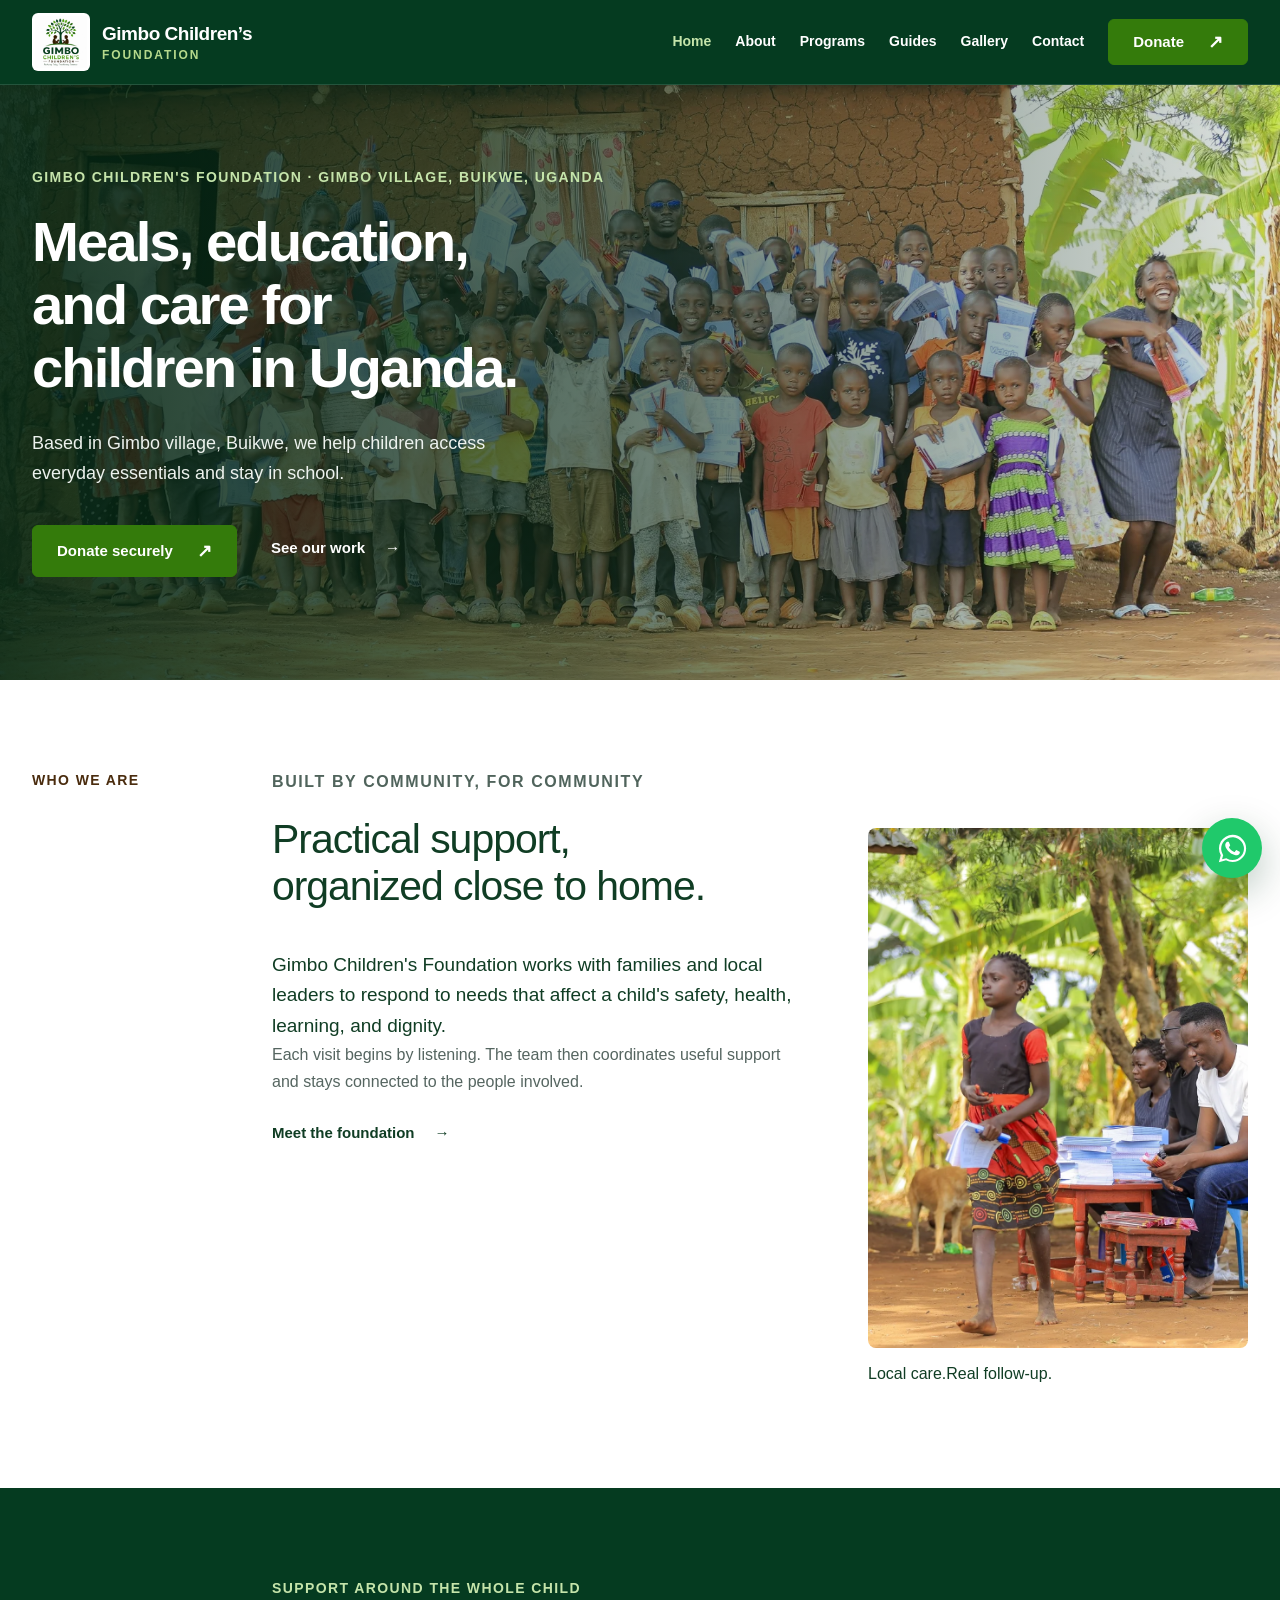
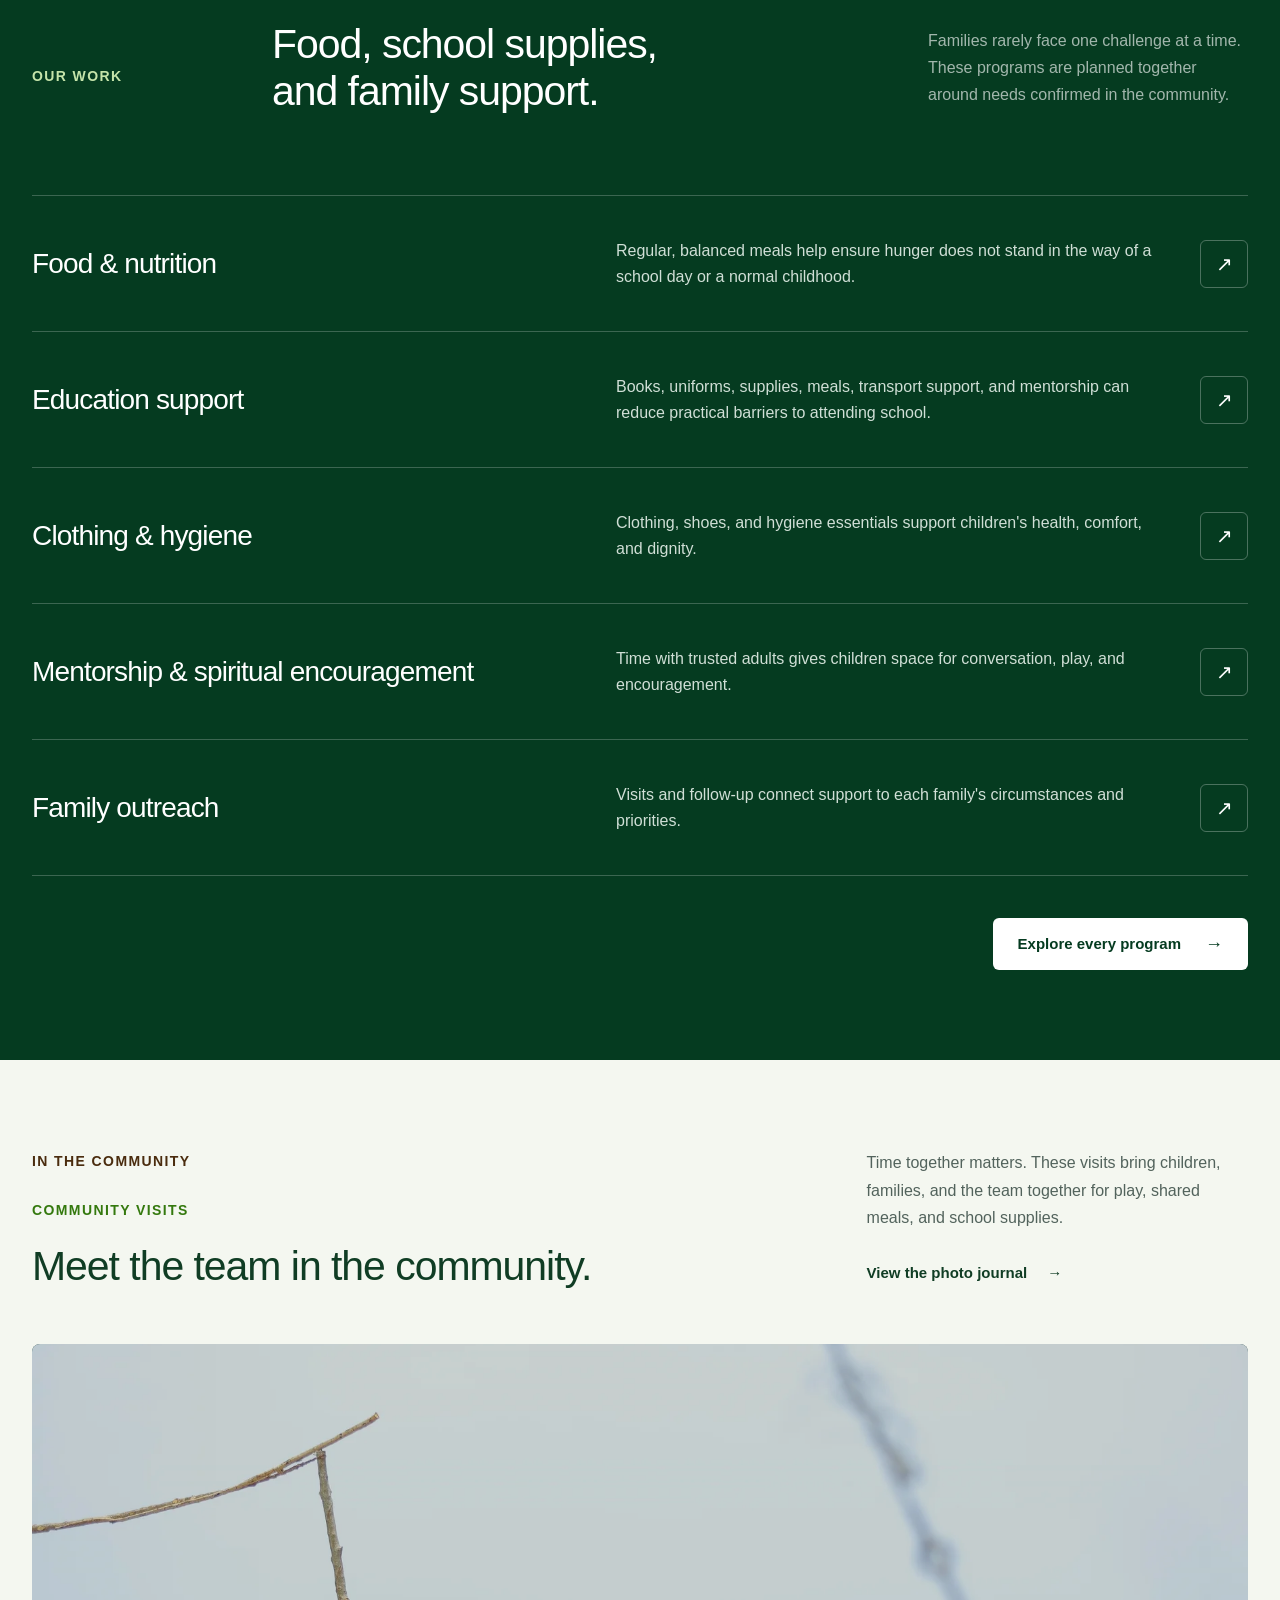
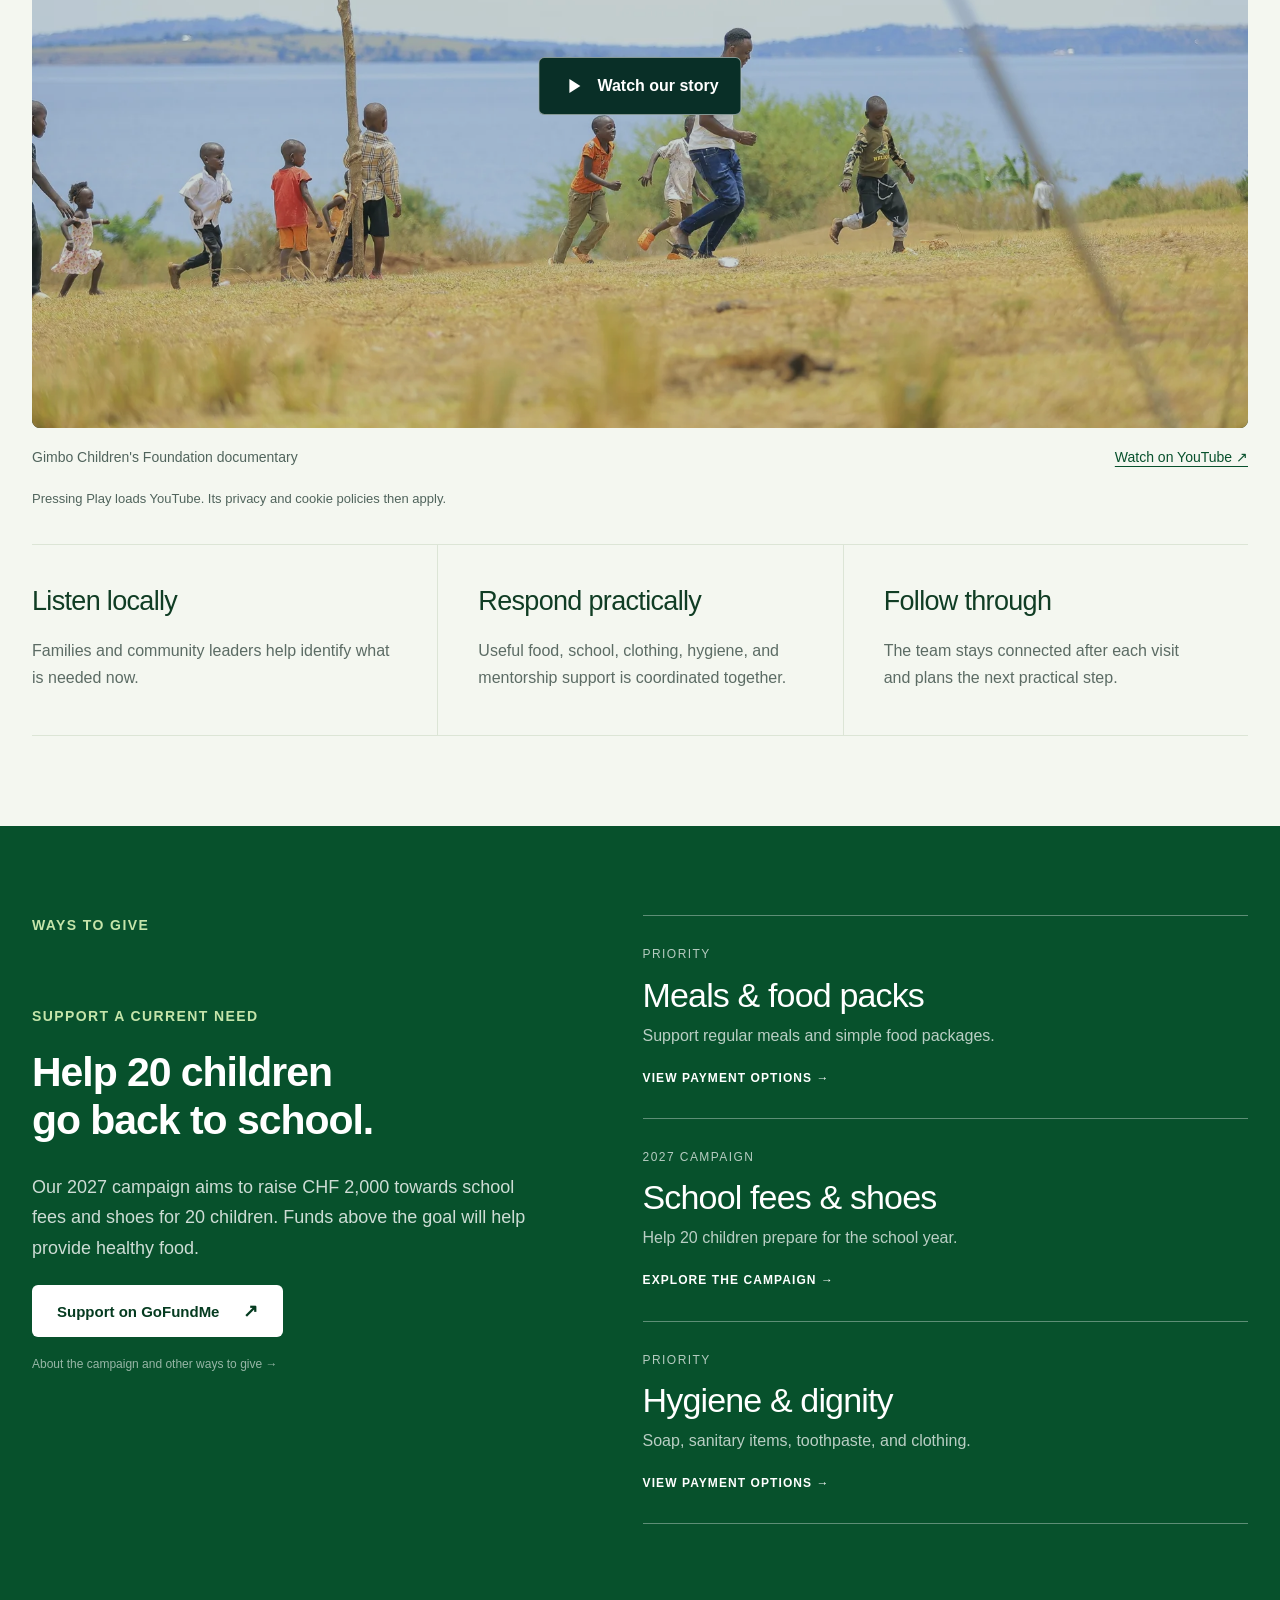
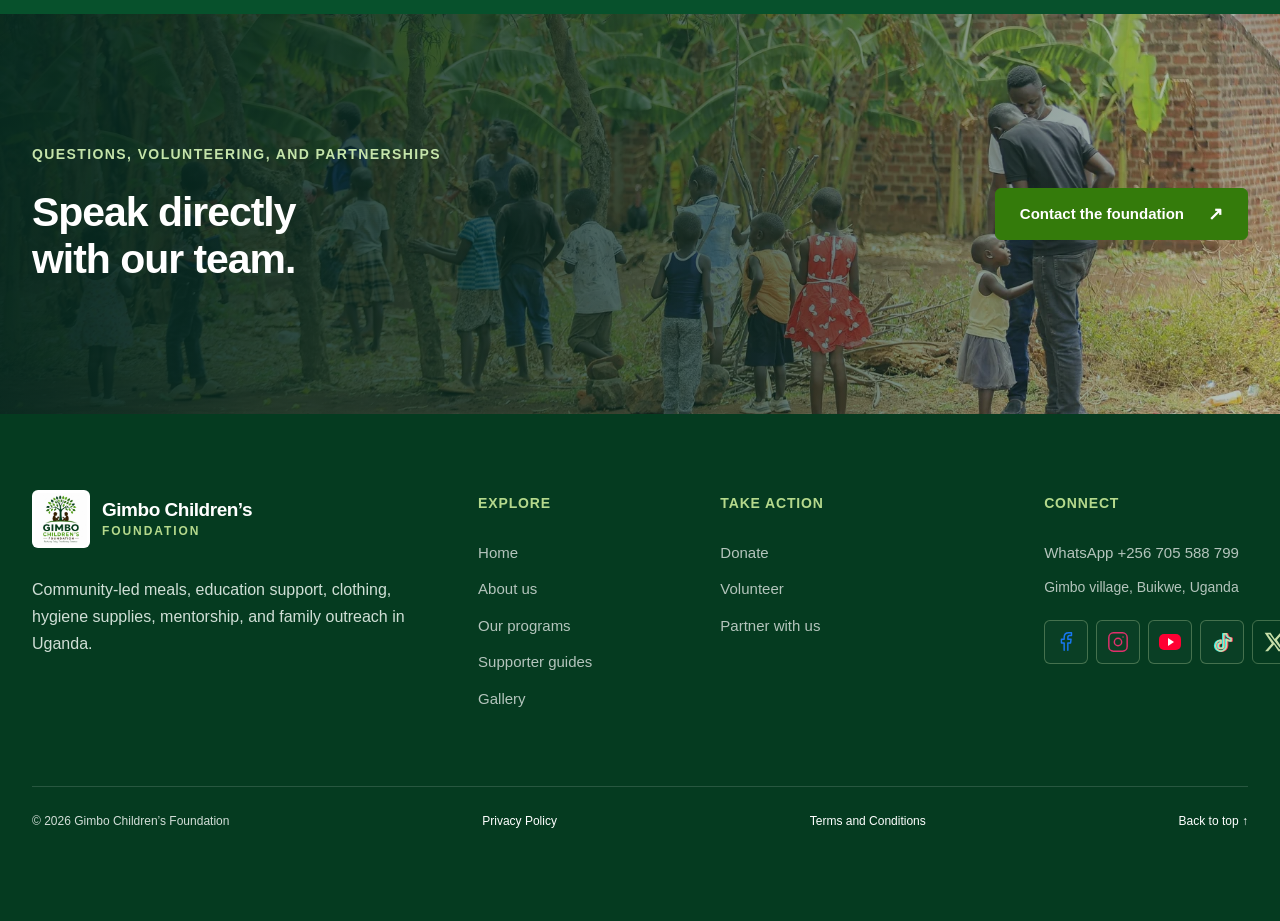
<file: index.html>
<!DOCTYPE html><html lang="en"><head><meta charSet="utf-8"/><meta name="viewport" content="width=device-width, initial-scale=1"/><link rel="preload" href="./media/gimbo-logo.jpeg" as="image"/><link rel="stylesheet" href="./_next/static/css/index.CWdldiJd.css" data-rsc-css-href="./_next/static/css/index.CWdldiJd.css" data-precedence="vite-rsc/importer-resources"/><title>Gimbo Children&#x27;s Foundation | Supporting Children in Uganda</title><meta name="description" content="Gimbo Children&#x27;s Foundation supports vulnerable children and families with meals, education, clothing, health and hygiene support, mentorship, and community-led care."/><meta name="keywords" content="children&#x27;s foundation Uganda,child welfare Buikwe,education support Uganda,community outreach Uganda,donate to children Uganda"/><meta name="category" content="Nonprofit organization"/><meta name="robots" content="index, follow"/><meta property="og:title" content="Gimbo Children&#x27;s Foundation | Supporting Children in Uganda"/><meta property="og:description" content="Community-led meals, education, clothing, health and hygiene support, mentorship, and family care in Uganda."/><meta property="og:url" content="https://maverick745.github.io/Gimbo-children"/><meta property="og:site_name" content="Gimbo Children&#x27;s Foundation"/><meta property="og:type" content="website"/><meta property="og:image" content="https://maverick745.github.io/Gimbo-children/og.jpg"/><meta property="og:image:width" content="1200"/><meta property="og:image:height" content="630"/><meta property="og:image:alt" content="Gimbo Children&#x27;s Foundation: supporting children in Uganda"/><meta name="twitter:card" content="summary_large_image"/><meta name="twitter:title" content="Gimbo Children&#x27;s Foundation"/><meta name="twitter:description" content="Nurturing Today, Transforming Tomorrow."/><meta name="twitter:image" content="https://maverick745.github.io/Gimbo-children/og.jpg"/><link rel="shortcut icon" href="./favicon.png"/><link rel="icon" href="./favicon.png" type="image/png" sizes="64x64"/><link rel="apple-touch-icon" href="./apple-touch-icon.png" type="image/png" sizes="180x180"/><link rel="canonical" href="https://maverick745.github.io/Gimbo-children"/>
</head><body><script type="application/ld+json">[{"@context":"https://schema.org","@type":["NGO","LocalBusiness"],"@id":"https://maverick745.github.io/Gimbo-children/#organization","name":"Gimbo Children's Foundation","url":"https://maverick745.github.io/Gimbo-children","logo":"https://maverick745.github.io/Gimbo-children/apple-touch-icon.png","image":"https://maverick745.github.io/Gimbo-children/og.jpg","telephone":"+256705588799","description":"Community-led support for vulnerable children and families in Uganda.","address":{"@type":"PostalAddress","addressLocality":"Gimbo village","addressRegion":"Buikwe","addressCountry":"UG"},"contactPoint":{"@type":"ContactPoint","telephone":"+256705588799","contactType":"general enquiries","availableLanguage":"English"}},{"@context":"https://schema.org","@type":"WebSite","name":"Gimbo Children's Foundation","url":"https://maverick745.github.io/Gimbo-children","inLanguage":"en"}]</script><a class="skip-link" href="#main">Skip to content</a><header class="site-header" id="site-top"><div class="shell nav-row"><a class="brand" href="./" aria-label="Gimbo Children&#x27;s Foundation home"><span class="brand-mark"><img src="./media/gimbo-logo.jpeg" alt="Gimbo Children&#x27;s Foundation tree and children logo" width="52" height="52"/></span><span class="brand-copy"><strong>Gimbo Children’s</strong><small>Foundation</small></span></a><nav class="desktop-nav" aria-label="Primary navigation"><a href="./" aria-current="page">Home</a><a href="./about">About</a><a href="./programs">Programs</a><a href="./stories">Guides</a><a href="./gallery">Gallery</a><a href="./contact">Contact</a></nav><a class="button button-small header-give" href="./get-involved#school-campaign">Donate <span aria-hidden="true">↗</span></a><div class="mobile-nav-control"><button class="mobile-nav-toggle" type="button" aria-label="Open navigation" aria-expanded="false"><span></span><span></span></button><div class="mobile-nav-layer " aria-hidden="true" inert=""><button class="mobile-nav-backdrop" type="button" aria-label="Close navigation" tabindex="-1"></button><div class="mobile-nav-panel" role="dialog" aria-modal="true" aria-label="Site navigation"><div class="mobile-nav-head"><a class="mobile-nav-brand" href="./" aria-label="Gimbo Children&#x27;s Foundation home"><img src="./media/gimbo-logo.jpeg" alt="Gimbo Children&#x27;s Foundation logo" width="44" height="44"/><span>Gimbo Children’s<small>Foundation</small></span></a><button class="mobile-nav-close" type="button" aria-label="Close navigation"><i></i><i></i></button></div><nav aria-label="Mobile navigation"><p class="mobile-nav-group-label">Explore</p><a href="./" aria-current="page"><svg class="navigation-icon" width="24" height="24" viewBox="0 0 24 24" fill="none" stroke="currentColor" stroke-width="1.7" stroke-linecap="round" stroke-linejoin="round" aria-hidden="true"><path d="M3 10 12 3l9 7v10a1 1 0 0 1-1 1h-5v-7H9v7H4a1 1 0 0 1-1-1Z"></path></svg><strong>Home</strong></a><a href="./about"><svg class="navigation-icon" width="24" height="24" viewBox="0 0 24 24" fill="none" stroke="currentColor" stroke-width="1.7" stroke-linecap="round" stroke-linejoin="round" aria-hidden="true"><path d="M12 11a4 4 0 1 0 0-8 4 4 0 0 0 0 8ZM4 21v-2a8 8 0 0 1 16 0v2"></path></svg><strong>About</strong></a><a href="./programs"><svg class="navigation-icon" width="24" height="24" viewBox="0 0 24 24" fill="none" stroke="currentColor" stroke-width="1.7" stroke-linecap="round" stroke-linejoin="round" aria-hidden="true"><path d="M12 21 3.5 12.5a5.3 5.3 0 0 1 7.5-7.5l1 1 1-1a5.3 5.3 0 0 1 7.5 7.5Z"></path></svg><strong>Programs</strong></a><a href="./stories"><svg class="navigation-icon" width="24" height="24" viewBox="0 0 24 24" fill="none" stroke="currentColor" stroke-width="1.7" stroke-linecap="round" stroke-linejoin="round" aria-hidden="true"><path d="M12 5v16M12 5C9 3 5 3 2 4v16c3-1 7-1 10 1 3-2 7-2 10-1V4c-3-1-7-1-10 1Z"></path></svg><strong>Guides</strong></a><a href="./gallery"><svg class="navigation-icon" width="24" height="24" viewBox="0 0 24 24" fill="none" stroke="currentColor" stroke-width="1.7" stroke-linecap="round" stroke-linejoin="round" aria-hidden="true"><path d="M3 3h18v18H3ZM3 16l5-5 5 5 3-3 5 5M15 7h.01"></path></svg><strong>Gallery</strong></a></nav><div class="mobile-nav-connect"><p class="mobile-nav-group-label">Connect &amp; support</p><a class="mobile-nav-contact-link" href="./contact"><svg class="navigation-icon" width="24" height="24" viewBox="0 0 24 24" fill="none" stroke="currentColor" stroke-width="1.7" stroke-linecap="round" stroke-linejoin="round" aria-hidden="true"><path d="M5 3h4l2 5-3 2a16 16 0 0 0 6 6l2-3 5 2v4a2 2 0 0 1-2 2A18 18 0 0 1 3 5a2 2 0 0 1 2-2Z"></path></svg><strong>Contact us</strong></a><a class="mobile-nav-action" href="./get-involved#payment-methods"><svg class="navigation-icon" width="24" height="24" viewBox="0 0 24 24" fill="none" stroke="currentColor" stroke-width="1.7" stroke-linecap="round" stroke-linejoin="round" aria-hidden="true"><path d="M3 8h18v4H3ZM5 12v9h14v-9M12 8v13M12 8H8a3 3 0 1 1 3-3l1 3Zm0 0h4a3 3 0 1 0-3-3l-1 3Z"></path></svg><strong>Donate</strong></a></div><div class="mobile-nav-contact"><span>Gimbo village, Buikwe, Uganda</span></div></div></div></div></div></header><main id="main"><section class="hero" id="top"><img class="hero-image" src="./media/7TK_7052.webp" alt="Children and foundation team members holding exercise books and pencils outside a family home" fetchPriority="high" decoding="async"/><div class="hero-shade"></div><div class="shell hero-content"><p class="eyebrow light">Gimbo Children&#x27;s Foundation · Gimbo village, Buikwe, Uganda</p><h1>Meals, education, and care for children in Uganda.</h1><p class="hero-lede">Based in Gimbo village, Buikwe, we help children access everyday essentials and stay in school.</p><div class="hero-actions"><a class="button button-coral" href="./get-involved#school-campaign">Donate securely <span aria-hidden="true">↗</span></a><a class="text-link light-link" href="./programs">See our work <span aria-hidden="true">→</span></a></div></div></section><section class="intro section" id="about"><div class="shell intro-grid"><div class="section-label">Who we are</div><div class="intro-copy"><p class="eyebrow">Built by community, for community</p><h2>Practical support, organized close to home.</h2><p class="large-copy">Gimbo Children&#x27;s Foundation works with families and local leaders to respond to needs that affect a child&#x27;s safety, health, learning, and dignity.</p><p>Each visit begins by listening. The team then coordinates useful support and stays connected to the people involved.</p><a class="text-link" href="./about">Meet the foundation <span aria-hidden="true">→</span></a></div><div class="intro-visual"><div class="photo-frame"><img src="./media/7TK_6921.webp" alt="A child holding school supplies beside the team distributing exercise books and pencils" width="1800" height="1200" loading="lazy" decoding="async"/></div><p class="margin-note">Local care.<br/>Real follow-up.</p></div></div></section><section class="programs section" id="programs"><div class="shell"><div class="section-heading"><div class="section-label inverse">Our work</div><div><p class="eyebrow light">Support around the whole child</p><h2>Food, school supplies, and family support.</h2></div><p>Families rarely face one challenge at a time. These programs are planned together around needs confirmed in the community.</p></div><div class="program-list"><article class="program-row"><span class="program-number">0<!-- -->1</span><div class="program-title-wrap"><h3>Food &amp; nutrition</h3></div><p>Regular, balanced meals help ensure hunger does not stand in the way of a school day or a normal childhood.</p><a href="./programs#program-01" aria-label="Read about Food &amp; nutrition"><span aria-hidden="true">↗</span></a></article><article class="program-row"><span class="program-number">0<!-- -->2</span><div class="program-title-wrap"><h3>Education support</h3></div><p>Books, uniforms, supplies, meals, transport support, and mentorship can reduce practical barriers to attending school.</p><a href="./programs#program-02" aria-label="Read about Education support"><span aria-hidden="true">↗</span></a></article><article class="program-row"><span class="program-number">0<!-- -->3</span><div class="program-title-wrap"><h3>Clothing &amp; hygiene</h3></div><p>Clothing, shoes, and hygiene essentials support children&#x27;s health, comfort, and dignity.</p><a href="./programs#program-03" aria-label="Read about Clothing &amp; hygiene"><span aria-hidden="true">↗</span></a></article><article class="program-row"><span class="program-number">0<!-- -->4</span><div class="program-title-wrap"><h3>Mentorship &amp; spiritual encouragement</h3></div><p>Time with trusted adults gives children space for conversation, play, and encouragement.</p><a href="./programs#program-04" aria-label="Read about Mentorship &amp; spiritual encouragement"><span aria-hidden="true">↗</span></a></article><article class="program-row"><span class="program-number">0<!-- -->5</span><div class="program-title-wrap"><h3>Family outreach</h3></div><p>Visits and follow-up connect support to each family&#x27;s circumstances and priorities.</p><a href="./programs#program-05" aria-label="Read about Family outreach"><span aria-hidden="true">↗</span></a></article></div><div class="section-outro"><a class="button button-cream" href="./programs">Explore every program <span aria-hidden="true">→</span></a></div></div></section><section class="field-story section" id="our-story" aria-labelledby="field-story-title"><div class="shell field-story-heading"><div><div class="section-label">In the community</div><p class="eyebrow">Community visits</p><h2 id="field-story-title">Meet the team in the community.</h2></div><div><p>Time together matters. These visits bring children, families, and the team together for play, shared meals, and school supplies.</p><a class="text-link" href="./gallery">View the photo journal <span aria-hidden="true">→</span></a></div></div><figure class="shell documentary-feature"><div class="documentary-player"><button type="button" class="documentary-play" aria-label="Play the Gimbo Children&#x27;s Foundation documentary on YouTube"><img src="./media/7TK_6435.webp" alt="Children and a foundation team member playing football beside the lake" width="1800" height="1200" loading="lazy" decoding="async"/><span class="documentary-play-label"><svg viewBox="0 0 24 24" aria-hidden="true"><path d="M8 5v14l11-7z" fill="currentColor"></path></svg>Watch our story</span></button></div><figcaption><span>Gimbo Children&#x27;s Foundation documentary</span><a href="https://youtu.be/EVJxh23jBoM" target="_blank" rel="noopener noreferrer">Watch on YouTube ↗</a></figcaption><p class="documentary-privacy">Pressing Play loads YouTube. Its privacy and cookie policies then apply.</p></figure><div class="shell field-story-principles"><article><h3>Listen locally</h3><p>Families and community leaders help identify what is needed now.</p></article><article><h3>Respond practically</h3><p>Useful food, school, clothing, hygiene, and mentorship support is coordinated together.</p></article><article><h3>Follow through</h3><p>The team stays connected after each visit and plans the next practical step.</p></article></div></section><section class="give section" id="give"><div class="shell give-grid"><div class="give-copy"><div class="section-label inverse">Ways to give</div><p class="eyebrow light">Support a current need</p><h2>Help 20 children go back to school.</h2><p>Our 2027 campaign aims to raise <!-- -->CHF 2,000<!-- --> towards school fees and shoes for 20 children. Funds above the goal will help provide healthy food.</p><a class="button button-cream" href="https://www.gofundme.com/f/help-20-children-in-gimbo-go-back-to-school" target="_blank" rel="noopener noreferrer">Support on GoFundMe <span aria-hidden="true">↗</span></a><small><a href="./get-involved#school-campaign">About the campaign and other ways to give →</a></small></div><div class="give-options"><article><span>Priority</span><h3>Meals &amp; food packs</h3><p>Support regular meals and simple food packages.</p><a href="./get-involved#payment-methods">View payment options →</a></article><article><span>2027 campaign</span><h3>School fees &amp; shoes</h3><p>Help 20 children prepare for the school year.</p><a href="./get-involved#school-campaign">Explore the campaign →</a></article><article><span>Priority</span><h3>Hygiene &amp; dignity</h3><p>Soap, sanitary items, toothpaste, and clothing.</p><a href="./get-involved#payment-methods">View payment options →</a></article></div></div></section><section class="contact section" id="contact"><div class="contact-image"><img src="./media/7TK_6162.webp" alt="Children and foundation team members gathered outdoors beside a family home" loading="lazy" decoding="async"/></div><div class="shell contact-panel"><div><p class="eyebrow light">Questions, volunteering, and partnerships</p><h2>Speak directly<br/>with our team.</h2></div><div class="contact-actions"><a class="button button-coral" href="./contact">Contact the foundation <span aria-hidden="true">↗</span></a></div></div></section></main><footer class="site-footer"><div class="shell footer-grid"><div class="footer-brand"><a class="brand footer-logo" href="./" aria-label="Gimbo Children&#x27;s Foundation home"><span class="brand-mark"><img src="./media/gimbo-logo.jpeg" alt="Gimbo Children&#x27;s Foundation tree and children logo" width="52" height="52" loading="lazy"/></span><span class="brand-copy"><strong>Gimbo Children’s</strong><small>Foundation</small></span></a><p>Community-led meals, education support, clothing, hygiene supplies, mentorship, and family outreach in Uganda.</p></div><div><h3>Explore</h3><a href="./">Home</a><a href="./about">About us</a><a href="./programs">Our programs</a><a href="./stories">Supporter guides</a><a href="./gallery">Gallery</a></div><div><h3>Take action</h3><a href="./get-involved#school-campaign">Donate</a><a href="./contact#volunteer">Volunteer</a><a href="./contact#partner">Partner with us</a></div><div><h3>Connect</h3><a href="https://wa.me/256705588799?text=Hello%20Gimbo%20Children%27s%20Foundation">WhatsApp <!-- -->+256 705 588 799</a><span>Gimbo village, Buikwe, Uganda</span><div class="social-links"><div class="social-icons" aria-label="Social media"><a data-platform="facebook" href="https://www.facebook.com/people/Gimbo-Childrens-Foundation/61595133593033/" aria-label="Gimbo Children&#x27;s Foundation on Facebook" target="_blank" rel="noopener noreferrer"><svg viewBox="0 0 24 24" width="22" height="22" fill="none" stroke="currentColor" stroke-width="1.6" stroke-linecap="round" stroke-linejoin="round" aria-hidden="true"><path d="M14 21v-8h3l.5-4H14V7c0-1 .5-2 2-2h2V2h-3c-3 0-5 2-5 5v2H7v4h3v8"></path></svg></a><a data-platform="instagram" href="https://www.instagram.com/gimbochildrensfoundation/" aria-label="Gimbo Children&#x27;s Foundation on Instagram" target="_blank" rel="noopener noreferrer"><svg viewBox="0 0 24 24" width="22" height="22" fill="none" stroke="currentColor" stroke-width="1.6" stroke-linecap="round" stroke-linejoin="round" aria-hidden="true"><path d="M7 2h10a5 5 0 0 1 5 5v10a5 5 0 0 1-5 5H7a5 5 0 0 1-5-5V7a5 5 0 0 1 5-5ZM16 12a4 4 0 1 1-8 0 4 4 0 0 1 8 0ZM17.5 6.5h.01"></path></svg></a><a data-platform="youtube" href="https://www.youtube.com/@gimbochildrensfoundation" aria-label="Gimbo Children&#x27;s Foundation on YouTube" target="_blank" rel="noopener noreferrer"><svg viewBox="0 0 24 24" width="24" height="24" aria-hidden="true"><rect x="1" y="4" width="22" height="16" rx="5" fill="#ff0033"></rect><path d="m10 8 6 4-6 4Z" fill="white"></path></svg></a><a data-platform="tiktok" href="https://www.tiktok.com/@gimbochildrensfoundation" aria-label="Gimbo Children&#x27;s Foundation on TikTok" target="_blank" rel="noopener noreferrer"><svg viewBox="0 0 24 24" width="22" height="22" fill="none" stroke="currentColor" stroke-width="1.6" stroke-linecap="round" stroke-linejoin="round" aria-hidden="true"><path d="M14 3h3a6 6 0 0 0 5 5v3a9 9 0 0 1-5-2v7a6 6 0 1 1-6-6v3a3 3 0 1 0 3 3Z"></path></svg></a><a data-platform="x" href="https://x.com/mugoyaedrine08" aria-label="Gimbo Children&#x27;s Foundation on X" target="_blank" rel="noopener noreferrer"><svg viewBox="0 0 24 24" width="22" height="22" fill="currentColor" aria-hidden="true"><path d="M18.9 2H22l-6.8 7.8L23.2 22h-6.3L12 14.6 5.5 22H2.3l7.3-8.5L1.8 2h6.5l4.5 6.8L18.9 2Zm-1.1 18h1.7L7.3 3.9H5.5L17.8 20Z"></path></svg></a></div></div></div></div><div class="shell footer-bottom"><span>© 2026 Gimbo Children’s Foundation</span><a href="./privacy">Privacy Policy</a><a href="./terms">Terms and Conditions</a><a href="#site-top">Back to top ↑</a></div></footer><a class="floating-whatsapp" href="https://wa.me/256705588799?text=Hello%20Gimbo%20Children%27s%20Foundation%2C%20I%20would%20like%20to%20learn%20more." aria-label="Chat with Gimbo Children&#x27;s Foundation on WhatsApp"><svg aria-hidden="true" viewBox="0 0 24 24"><path d="M17.47 14.38c-.3-.15-1.76-.87-2.03-.97-.27-.1-.47-.15-.67.15-.2.3-.77.97-.94 1.17-.17.2-.35.22-.65.07-.3-.15-1.26-.46-2.4-1.48-.89-.79-1.49-1.77-1.66-2.07-.17-.3-.02-.46.13-.61.13-.13.3-.35.45-.52.15-.17.2-.3.3-.5.1-.2.05-.37-.02-.52-.08-.15-.67-1.61-.91-2.2-.24-.58-.49-.5-.67-.51h-.57c-.2 0-.52.07-.79.37-.27.3-1.04 1.02-1.04 2.48s1.07 2.88 1.21 3.08c.15.2 2.1 3.2 5.08 4.49.71.31 1.26.49 1.69.63.71.23 1.36.19 1.87.12.57-.09 1.76-.72 2.01-1.41.25-.7.25-1.3.17-1.42-.07-.13-.27-.2-.57-.35M12.04 21.5h-.01a9.38 9.38 0 0 1-4.78-1.31l-.34-.2-3.55.93.95-3.46-.22-.36A9.42 9.42 0 1 1 12.04 21.5m8.02-17.46A11.27 11.27 0 0 0 12.05.72 11.21 11.21 0 0 0 2.3 17.5L.7 23.28l5.92-1.55a11.22 11.22 0 0 0 5.42 1.38h.01A11.22 11.22 0 0 0 23.28 11.9c0-3-1.14-5.8-3.22-7.86"></path></svg><small>WhatsApp</small></a><script src="./static-site.js" defer></script></body></html>
</file>
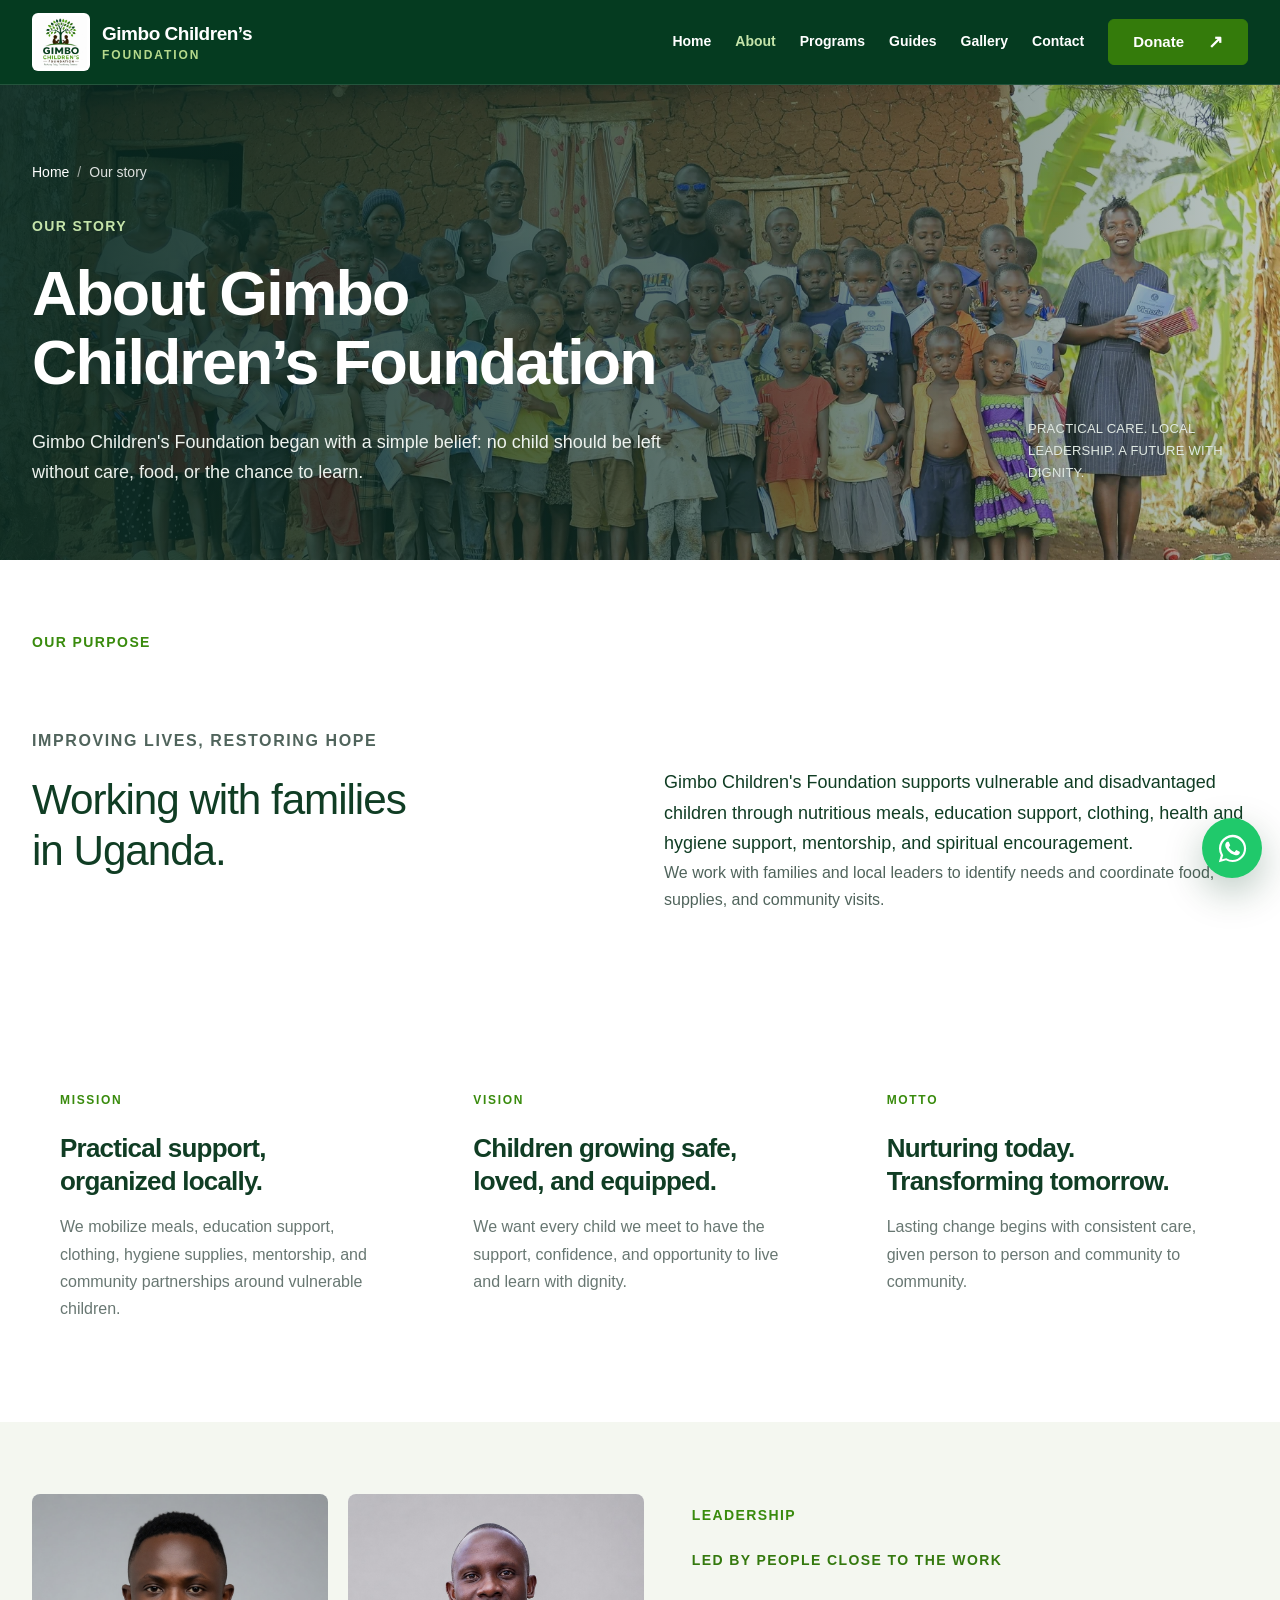
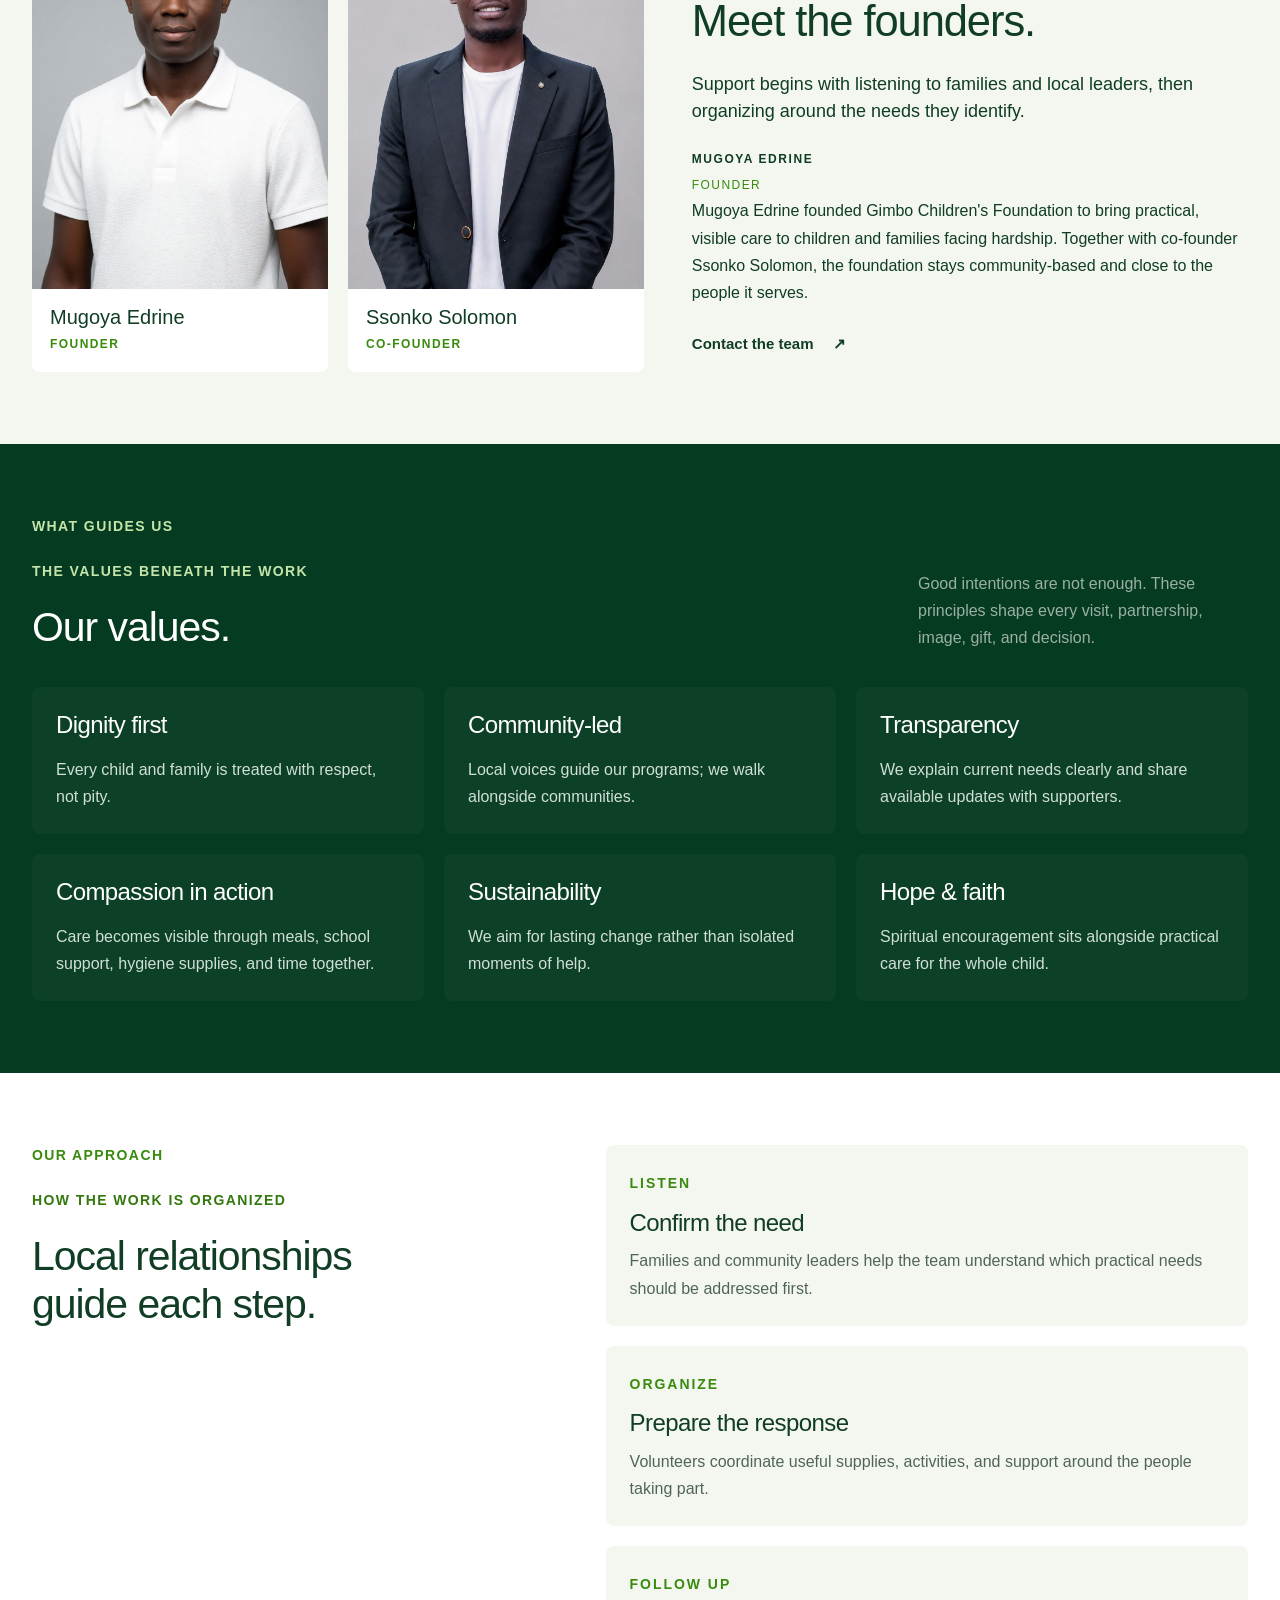
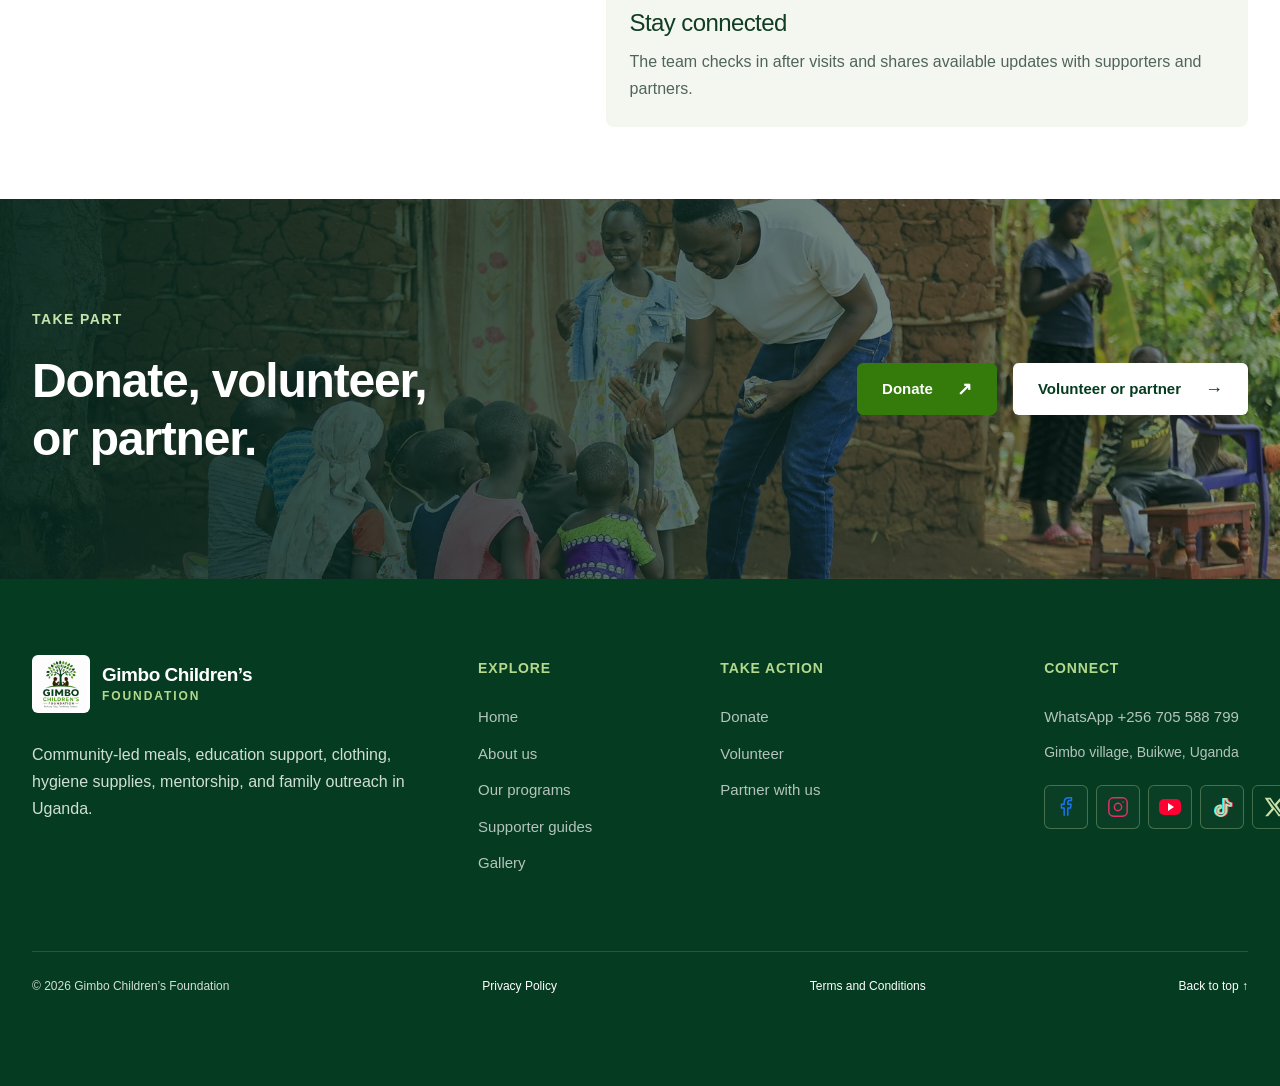
<file: about/index.html>
<!DOCTYPE html><html lang="en"><head><meta charSet="utf-8"/><meta name="viewport" content="width=device-width, initial-scale=1"/><link rel="preload" href="../media/gimbo-logo.jpeg" as="image"/><link rel="stylesheet" href="../_next/static/css/index.CWdldiJd.css" data-rsc-css-href="../_next/static/css/index.CWdldiJd.css" data-precedence="vite-rsc/importer-resources"/><title>About Us | Gimbo Children&#x27;s Foundation</title><meta name="description" content="Learn about the mission, values, history, and community-led leadership of Gimbo Children&#x27;s Foundation."/><meta name="keywords" content="children&#x27;s foundation Uganda,child welfare Buikwe,education support Uganda,community outreach Uganda,donate to children Uganda"/><meta name="category" content="Nonprofit organization"/><meta name="robots" content="index, follow"/><meta property="og:title" content="About Us | Gimbo Children&#x27;s Foundation"/><meta property="og:description" content="Learn about the mission, values, history, and community-led leadership of Gimbo Children&#x27;s Foundation."/><meta property="og:url" content="https://maverick745.github.io/Gimbo-children/about"/><meta property="og:site_name" content="Gimbo Children&#x27;s Foundation"/><meta property="og:type" content="website"/><meta property="og:image" content="https://maverick745.github.io/Gimbo-children/og.jpg"/><meta property="og:image:width" content="1200"/><meta property="og:image:height" content="630"/><meta property="og:image:alt" content="Gimbo Children&#x27;s Foundation: supporting children in Uganda"/><meta name="twitter:card" content="summary_large_image"/><meta name="twitter:title" content="About Us | Gimbo Children&#x27;s Foundation"/><meta name="twitter:description" content="Learn about the mission, values, history, and community-led leadership of Gimbo Children&#x27;s Foundation."/><meta name="twitter:image" content="https://maverick745.github.io/Gimbo-children/og.jpg"/><meta name="twitter:image:width" content="1200"/><meta name="twitter:image:height" content="630"/><meta name="twitter:image:alt" content="Gimbo Children&#x27;s Foundation: supporting children in Uganda"/><link rel="shortcut icon" href="../favicon.png"/><link rel="icon" href="../favicon.png" type="image/png" sizes="64x64"/><link rel="apple-touch-icon" href="../apple-touch-icon.png" type="image/png" sizes="180x180"/><link rel="canonical" href="https://maverick745.github.io/Gimbo-children/about"/>
</head><body><script type="application/ld+json">[{"@context":"https://schema.org","@type":["NGO","LocalBusiness"],"@id":"https://maverick745.github.io/Gimbo-children/#organization","name":"Gimbo Children's Foundation","url":"https://maverick745.github.io/Gimbo-children","logo":"https://maverick745.github.io/Gimbo-children/apple-touch-icon.png","image":"https://maverick745.github.io/Gimbo-children/og.jpg","telephone":"+256705588799","description":"Community-led support for vulnerable children and families in Uganda.","address":{"@type":"PostalAddress","addressLocality":"Gimbo village","addressRegion":"Buikwe","addressCountry":"UG"},"contactPoint":{"@type":"ContactPoint","telephone":"+256705588799","contactType":"general enquiries","availableLanguage":"English"}},{"@context":"https://schema.org","@type":"WebSite","name":"Gimbo Children's Foundation","url":"https://maverick745.github.io/Gimbo-children","inLanguage":"en"}]</script><a class="skip-link" href="#main">Skip to content</a><header class="site-header" id="site-top"><div class="shell nav-row"><a class="brand" href="../" aria-label="Gimbo Children&#x27;s Foundation home"><span class="brand-mark"><img src="../media/gimbo-logo.jpeg" alt="Gimbo Children&#x27;s Foundation tree and children logo" width="52" height="52"/></span><span class="brand-copy"><strong>Gimbo Children’s</strong><small>Foundation</small></span></a><nav class="desktop-nav" aria-label="Primary navigation"><a href="../">Home</a><a href="../about" aria-current="page">About</a><a href="../programs">Programs</a><a href="../stories">Guides</a><a href="../gallery">Gallery</a><a href="../contact">Contact</a></nav><a class="button button-small header-give" href="../get-involved#school-campaign">Donate <span aria-hidden="true">↗</span></a><div class="mobile-nav-control"><button class="mobile-nav-toggle" type="button" aria-label="Open navigation" aria-expanded="false"><span></span><span></span></button><div class="mobile-nav-layer " aria-hidden="true" inert=""><button class="mobile-nav-backdrop" type="button" aria-label="Close navigation" tabindex="-1"></button><div class="mobile-nav-panel" role="dialog" aria-modal="true" aria-label="Site navigation"><div class="mobile-nav-head"><a class="mobile-nav-brand" href="../" aria-label="Gimbo Children&#x27;s Foundation home"><img src="../media/gimbo-logo.jpeg" alt="Gimbo Children&#x27;s Foundation logo" width="44" height="44"/><span>Gimbo Children’s<small>Foundation</small></span></a><button class="mobile-nav-close" type="button" aria-label="Close navigation"><i></i><i></i></button></div><nav aria-label="Mobile navigation"><p class="mobile-nav-group-label">Explore</p><a href="../"><svg class="navigation-icon" width="24" height="24" viewBox="0 0 24 24" fill="none" stroke="currentColor" stroke-width="1.7" stroke-linecap="round" stroke-linejoin="round" aria-hidden="true"><path d="M3 10 12 3l9 7v10a1 1 0 0 1-1 1h-5v-7H9v7H4a1 1 0 0 1-1-1Z"></path></svg><strong>Home</strong></a><a href="../about" aria-current="page"><svg class="navigation-icon" width="24" height="24" viewBox="0 0 24 24" fill="none" stroke="currentColor" stroke-width="1.7" stroke-linecap="round" stroke-linejoin="round" aria-hidden="true"><path d="M12 11a4 4 0 1 0 0-8 4 4 0 0 0 0 8ZM4 21v-2a8 8 0 0 1 16 0v2"></path></svg><strong>About</strong></a><a href="../programs"><svg class="navigation-icon" width="24" height="24" viewBox="0 0 24 24" fill="none" stroke="currentColor" stroke-width="1.7" stroke-linecap="round" stroke-linejoin="round" aria-hidden="true"><path d="M12 21 3.5 12.5a5.3 5.3 0 0 1 7.5-7.5l1 1 1-1a5.3 5.3 0 0 1 7.5 7.5Z"></path></svg><strong>Programs</strong></a><a href="../stories"><svg class="navigation-icon" width="24" height="24" viewBox="0 0 24 24" fill="none" stroke="currentColor" stroke-width="1.7" stroke-linecap="round" stroke-linejoin="round" aria-hidden="true"><path d="M12 5v16M12 5C9 3 5 3 2 4v16c3-1 7-1 10 1 3-2 7-2 10-1V4c-3-1-7-1-10 1Z"></path></svg><strong>Guides</strong></a><a href="../gallery"><svg class="navigation-icon" width="24" height="24" viewBox="0 0 24 24" fill="none" stroke="currentColor" stroke-width="1.7" stroke-linecap="round" stroke-linejoin="round" aria-hidden="true"><path d="M3 3h18v18H3ZM3 16l5-5 5 5 3-3 5 5M15 7h.01"></path></svg><strong>Gallery</strong></a></nav><div class="mobile-nav-connect"><p class="mobile-nav-group-label">Connect &amp; support</p><a class="mobile-nav-contact-link" href="../contact"><svg class="navigation-icon" width="24" height="24" viewBox="0 0 24 24" fill="none" stroke="currentColor" stroke-width="1.7" stroke-linecap="round" stroke-linejoin="round" aria-hidden="true"><path d="M5 3h4l2 5-3 2a16 16 0 0 0 6 6l2-3 5 2v4a2 2 0 0 1-2 2A18 18 0 0 1 3 5a2 2 0 0 1 2-2Z"></path></svg><strong>Contact us</strong></a><a class="mobile-nav-action" href="../get-involved#payment-methods"><svg class="navigation-icon" width="24" height="24" viewBox="0 0 24 24" fill="none" stroke="currentColor" stroke-width="1.7" stroke-linecap="round" stroke-linejoin="round" aria-hidden="true"><path d="M3 8h18v4H3ZM5 12v9h14v-9M12 8v13M12 8H8a3 3 0 1 1 3-3l1 3Zm0 0h4a3 3 0 1 0-3-3l-1 3Z"></path></svg><strong>Donate</strong></a></div><div class="mobile-nav-contact"><span>Gimbo village, Buikwe, Uganda</span></div></div></div></div></div></header><main id="main" class="about-page"><section class="page-hero" id="top"><img class="page-hero-image" src="../media/7TK_7039.webp" alt="Children and team members gathered outdoors beside a family home" fetchPriority="high" decoding="async"/><div class="page-hero-shade"></div><div class="shell page-hero-inner"><div><nav class="breadcrumbs" aria-label="Breadcrumb"><ol><li><a href="../">Home</a></li><li><span aria-current="page">Our story</span></li></ol></nav><script type="application/ld+json">{"@context":"https://schema.org","@type":"BreadcrumbList","itemListElement":[{"@type":"ListItem","position":1,"name":"Home","item":"https://maverick745.github.io/Gimbo-children/"},{"@type":"ListItem","position":2,"name":"Our story","item":"https://maverick745.github.io/Gimbo-children/about"}]}</script><p class="eyebrow light">Our story</p><h1>About Gimbo Children’s Foundation</h1><p class="page-hero-lede">Gimbo Children&#x27;s Foundation began with a simple belief: no child should be left without care, food, or the chance to learn.</p></div><p class="page-hero-note">Practical care. Local leadership. A future with dignity.</p></div></section><section class="sub-intro section"><div class="shell sub-intro-grid"><div class="section-label"><span>Our purpose</span></div><div><p class="eyebrow">Improving lives, restoring hope</p><h2>Working with families<br/>in Uganda.</h2></div><div class="sub-intro-copy"><p>Gimbo Children&#x27;s Foundation supports vulnerable and disadvantaged children through nutritious meals, education support, clothing, health and hygiene support, mentorship, and spiritual encouragement.</p><p>We work with families and local leaders to identify needs and coordinate food, supplies, and community visits.</p></div></div></section><section class="purpose-band section"><div class="shell purpose-grid"><article><span>Mission</span><h2>Practical support, organized locally.</h2><p>We mobilize meals, education support, clothing, hygiene supplies, mentorship, and community partnerships around vulnerable children.</p></article><article><span>Vision</span><h2>Children growing safe, loved, and equipped.</h2><p>We want every child we meet to have the support, confidence, and opportunity to live and learn with dignity.</p></article><article><span>Motto</span><h2>Nurturing today. Transforming tomorrow.</h2><p>Lasting change begins with consistent care, given person to person and community to community.</p></article></div></section><section class="leader section"><div class="shell leader-grid"><div class="leadership-portraits"><figure><img src="../media/mugoya-edrine.jpeg" alt="Mugoya Edrine, founder of Gimbo Children&#x27;s Foundation" loading="lazy" decoding="async"/><figcaption><strong>Mugoya Edrine</strong><span>Founder</span></figcaption></figure><figure><img src="../media/ssonko-solomon.jpeg" alt="Ssonko Solomon, co-founder of Gimbo Children&#x27;s Foundation" loading="lazy" decoding="async"/><figcaption><strong>Ssonko Solomon</strong><span>Co-founder</span></figcaption></figure></div><div class="leader-copy"><div class="section-label"><span>Leadership</span></div><p class="eyebrow">Led by people close to the work</p><h2>Meet the founders.</h2><p class="leader-statement">Support begins with listening to families and local leaders, then organizing around the needs they identify.</p><h3>Mugoya Edrine</h3><small>Founder</small><p>Mugoya Edrine founded Gimbo Children&#x27;s Foundation to bring practical, visible care to children and families facing hardship. Together with co-founder Ssonko Solomon, the foundation stays community-based and close to the people it serves.</p><a class="text-link" href="https://wa.me/256705588799?text=Hello%20Gimbo%20Children%27s%20Foundation%2C%20I%20would%20like%20to%20learn%20more%20about%20your%20work.">Contact the team <span>↗</span></a></div></div></section><section class="values section"><div class="shell"><div class="values-heading"><div><div class="section-label inverse"><span>What guides us</span></div><p class="eyebrow light">The values beneath the work</p><h2>Our values.</h2></div><p>Good intentions are not enough. These principles shape every visit, partnership, image, gift, and decision.</p></div><div class="values-grid"><article><span>01</span><h3>Dignity first</h3><p>Every child and family is treated with respect, not pity.</p></article><article><span>02</span><h3>Community-led</h3><p>Local voices guide our programs; we walk alongside communities.</p></article><article><span>03</span><h3>Transparency</h3><p>We explain current needs clearly and share available updates with supporters.</p></article><article><span>04</span><h3>Compassion in action</h3><p>Care becomes visible through meals, school support, hygiene supplies, and time together.</p></article><article><span>05</span><h3>Sustainability</h3><p>We aim for lasting change rather than isolated moments of help.</p></article><article><span>06</span><h3>Hope &amp; faith</h3><p>Spiritual encouragement sits alongside practical care for the whole child.</p></article></div></div></section><section class="history section"><div class="shell history-grid"><div><div class="section-label"><span>Our approach</span></div><p class="eyebrow">How the work is organized</p><h2>Local relationships guide each step.</h2></div><div class="history-steps"><article><span>Listen</span><h3>Confirm the need</h3><p>Families and community leaders help the team understand which practical needs should be addressed first.</p></article><article><span>Organize</span><h3>Prepare the response</h3><p>Volunteers coordinate useful supplies, activities, and support around the people taking part.</p></article><article><span>Follow up</span><h3>Stay connected</h3><p>The team checks in after visits and shares available updates with supporters and partners.</p></article></div></div></section><section class="page-cta"><img src="../media/7TK_6339.webp" alt="A team member speaking with children seated outside a family home" loading="lazy" decoding="async"/><div class="page-cta-shade"></div><div class="shell page-cta-inner"><div><p class="eyebrow light">Take part</p><h2>Donate, volunteer,<br/>or partner.</h2></div><div class="cta-actions"><a class="button button-coral" href="../get-involved#payment-methods">Donate <span>↗</span></a><a class="button button-cream" href="../contact">Volunteer or partner <span>→</span></a></div></div></section></main><footer class="site-footer"><div class="shell footer-grid"><div class="footer-brand"><a class="brand footer-logo" href="../" aria-label="Gimbo Children&#x27;s Foundation home"><span class="brand-mark"><img src="../media/gimbo-logo.jpeg" alt="Gimbo Children&#x27;s Foundation tree and children logo" width="52" height="52" loading="lazy"/></span><span class="brand-copy"><strong>Gimbo Children’s</strong><small>Foundation</small></span></a><p>Community-led meals, education support, clothing, hygiene supplies, mentorship, and family outreach in Uganda.</p></div><div><h3>Explore</h3><a href="../">Home</a><a href="../about">About us</a><a href="../programs">Our programs</a><a href="../stories">Supporter guides</a><a href="../gallery">Gallery</a></div><div><h3>Take action</h3><a href="../get-involved#school-campaign">Donate</a><a href="../contact#volunteer">Volunteer</a><a href="../contact#partner">Partner with us</a></div><div><h3>Connect</h3><a href="https://wa.me/256705588799?text=Hello%20Gimbo%20Children%27s%20Foundation">WhatsApp <!-- -->+256 705 588 799</a><span>Gimbo village, Buikwe, Uganda</span><div class="social-links"><div class="social-icons" aria-label="Social media"><a data-platform="facebook" href="https://www.facebook.com/people/Gimbo-Childrens-Foundation/61595133593033/" aria-label="Gimbo Children&#x27;s Foundation on Facebook" target="_blank" rel="noopener noreferrer"><svg viewBox="0 0 24 24" width="22" height="22" fill="none" stroke="currentColor" stroke-width="1.6" stroke-linecap="round" stroke-linejoin="round" aria-hidden="true"><path d="M14 21v-8h3l.5-4H14V7c0-1 .5-2 2-2h2V2h-3c-3 0-5 2-5 5v2H7v4h3v8"></path></svg></a><a data-platform="instagram" href="https://www.instagram.com/gimbochildrensfoundation/" aria-label="Gimbo Children&#x27;s Foundation on Instagram" target="_blank" rel="noopener noreferrer"><svg viewBox="0 0 24 24" width="22" height="22" fill="none" stroke="currentColor" stroke-width="1.6" stroke-linecap="round" stroke-linejoin="round" aria-hidden="true"><path d="M7 2h10a5 5 0 0 1 5 5v10a5 5 0 0 1-5 5H7a5 5 0 0 1-5-5V7a5 5 0 0 1 5-5ZM16 12a4 4 0 1 1-8 0 4 4 0 0 1 8 0ZM17.5 6.5h.01"></path></svg></a><a data-platform="youtube" href="https://www.youtube.com/@gimbochildrensfoundation" aria-label="Gimbo Children&#x27;s Foundation on YouTube" target="_blank" rel="noopener noreferrer"><svg viewBox="0 0 24 24" width="24" height="24" aria-hidden="true"><rect x="1" y="4" width="22" height="16" rx="5" fill="#ff0033"></rect><path d="m10 8 6 4-6 4Z" fill="white"></path></svg></a><a data-platform="tiktok" href="https://www.tiktok.com/@gimbochildrensfoundation" aria-label="Gimbo Children&#x27;s Foundation on TikTok" target="_blank" rel="noopener noreferrer"><svg viewBox="0 0 24 24" width="22" height="22" fill="none" stroke="currentColor" stroke-width="1.6" stroke-linecap="round" stroke-linejoin="round" aria-hidden="true"><path d="M14 3h3a6 6 0 0 0 5 5v3a9 9 0 0 1-5-2v7a6 6 0 1 1-6-6v3a3 3 0 1 0 3 3Z"></path></svg></a><a data-platform="x" href="https://x.com/mugoyaedrine08" aria-label="Gimbo Children&#x27;s Foundation on X" target="_blank" rel="noopener noreferrer"><svg viewBox="0 0 24 24" width="22" height="22" fill="currentColor" aria-hidden="true"><path d="M18.9 2H22l-6.8 7.8L23.2 22h-6.3L12 14.6 5.5 22H2.3l7.3-8.5L1.8 2h6.5l4.5 6.8L18.9 2Zm-1.1 18h1.7L7.3 3.9H5.5L17.8 20Z"></path></svg></a></div></div></div></div><div class="shell footer-bottom"><span>© 2026 Gimbo Children’s Foundation</span><a href="../privacy">Privacy Policy</a><a href="../terms">Terms and Conditions</a><a href="#site-top">Back to top ↑</a></div></footer><a class="floating-whatsapp" href="https://wa.me/256705588799?text=Hello%20Gimbo%20Children%27s%20Foundation%2C%20I%20would%20like%20to%20learn%20more." aria-label="Chat with Gimbo Children&#x27;s Foundation on WhatsApp"><svg aria-hidden="true" viewBox="0 0 24 24"><path d="M17.47 14.38c-.3-.15-1.76-.87-2.03-.97-.27-.1-.47-.15-.67.15-.2.3-.77.97-.94 1.17-.17.2-.35.22-.65.07-.3-.15-1.26-.46-2.4-1.48-.89-.79-1.49-1.77-1.66-2.07-.17-.3-.02-.46.13-.61.13-.13.3-.35.45-.52.15-.17.2-.3.3-.5.1-.2.05-.37-.02-.52-.08-.15-.67-1.61-.91-2.2-.24-.58-.49-.5-.67-.51h-.57c-.2 0-.52.07-.79.37-.27.3-1.04 1.02-1.04 2.48s1.07 2.88 1.21 3.08c.15.2 2.1 3.2 5.08 4.49.71.31 1.26.49 1.69.63.71.23 1.36.19 1.87.12.57-.09 1.76-.72 2.01-1.41.25-.7.25-1.3.17-1.42-.07-.13-.27-.2-.57-.35M12.04 21.5h-.01a9.38 9.38 0 0 1-4.78-1.31l-.34-.2-3.55.93.95-3.46-.22-.36A9.42 9.42 0 1 1 12.04 21.5m8.02-17.46A11.27 11.27 0 0 0 12.05.72 11.21 11.21 0 0 0 2.3 17.5L.7 23.28l5.92-1.55a11.22 11.22 0 0 0 5.42 1.38h.01A11.22 11.22 0 0 0 23.28 11.9c0-3-1.14-5.8-3.22-7.86"></path></svg><small>WhatsApp</small></a><script src="../static-site.js" defer></script></body></html>
</file>
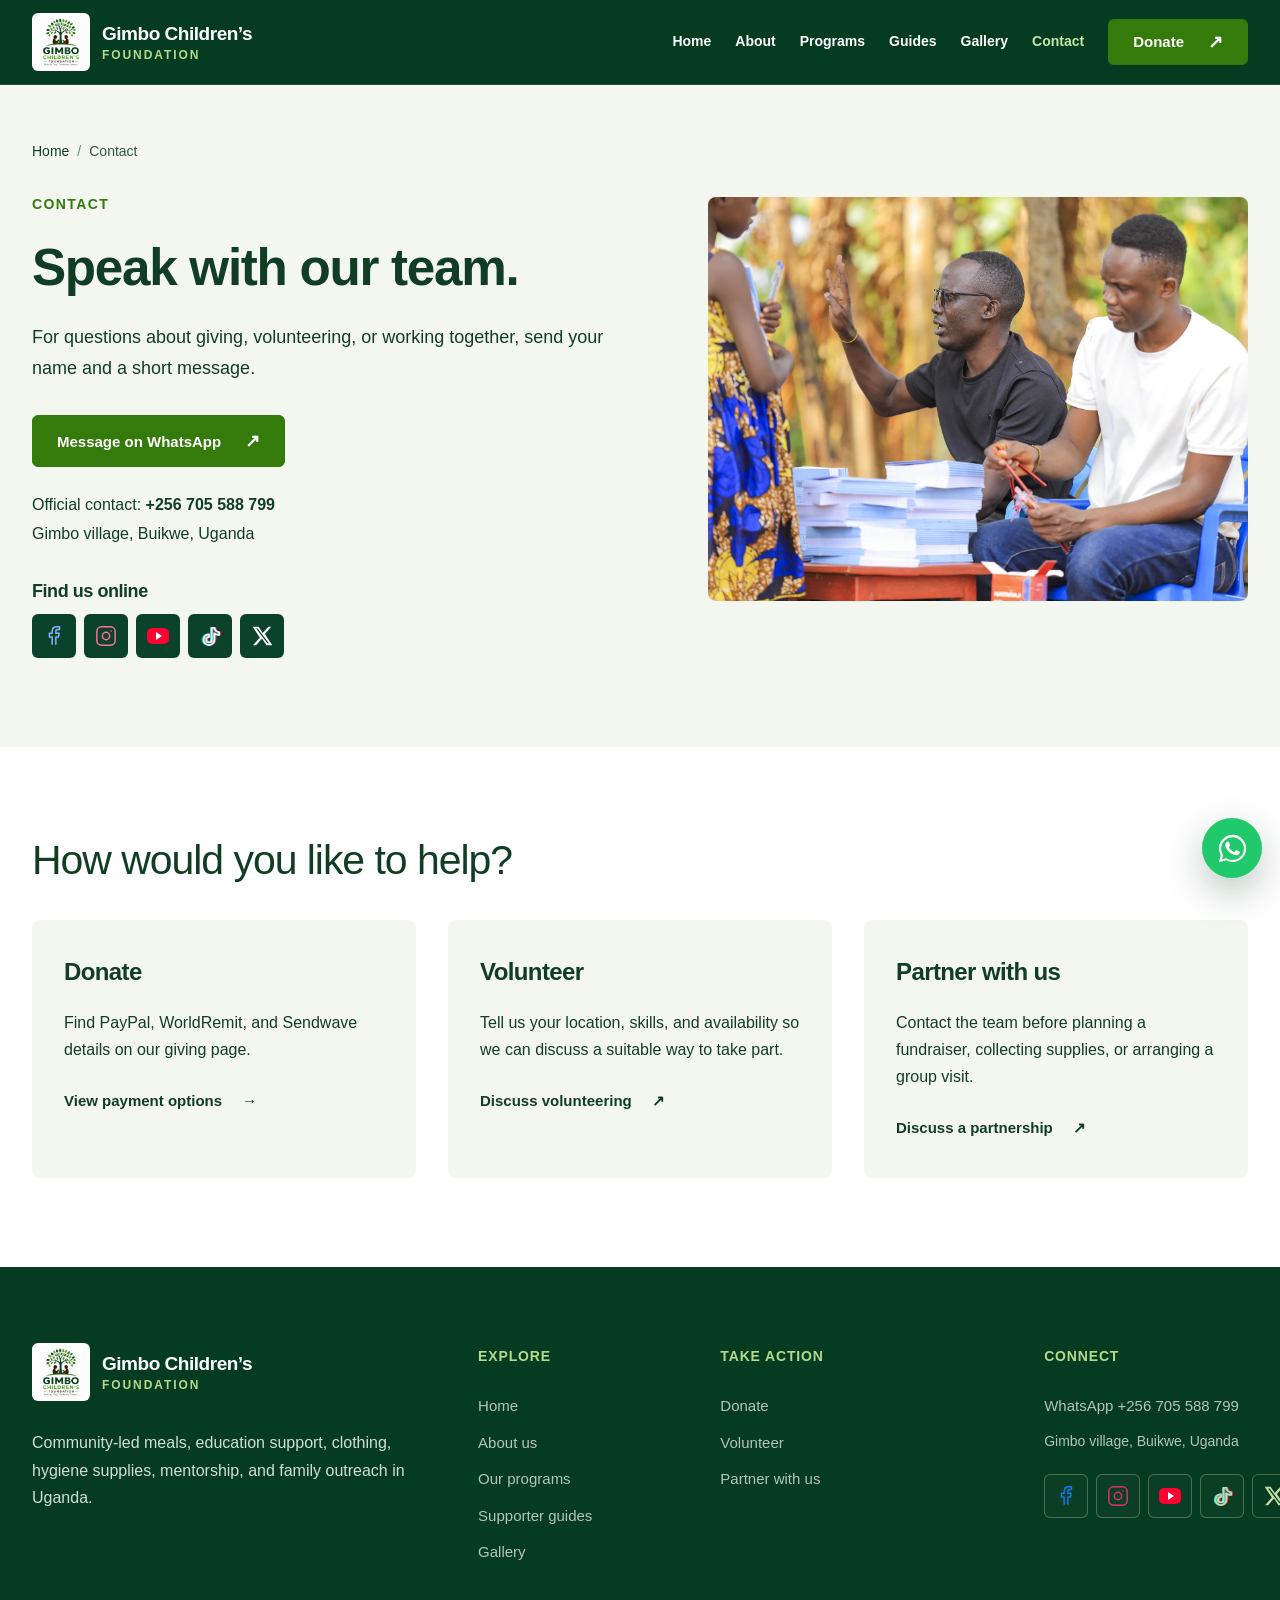
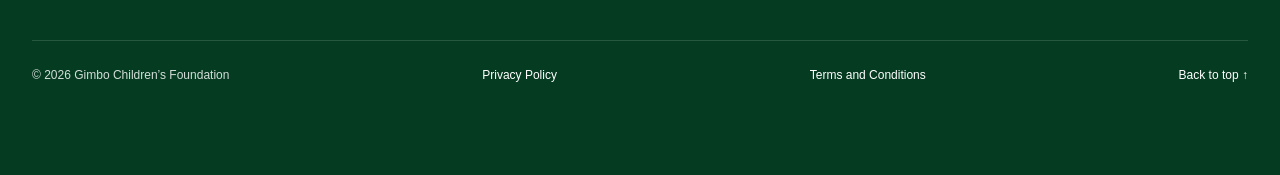
<file: contact/index.html>
<!DOCTYPE html><html lang="en"><head><meta charSet="utf-8"/><meta name="viewport" content="width=device-width, initial-scale=1"/><link rel="preload" href="../media/gimbo-logo.jpeg" as="image"/><link rel="stylesheet" href="../_next/static/css/index.CWdldiJd.css" data-rsc-css-href="../_next/static/css/index.CWdldiJd.css" data-precedence="vite-rsc/importer-resources"/><title>Contact | Gimbo Children&#x27;s Foundation</title><meta name="description" content="Contact Gimbo Children&#x27;s Foundation in Gimbo village, Buikwe, about donations, volunteering, and partnerships through its official WhatsApp number."/><meta name="keywords" content="children&#x27;s foundation Uganda,child welfare Buikwe,education support Uganda,community outreach Uganda,donate to children Uganda"/><meta name="category" content="Nonprofit organization"/><meta name="robots" content="index, follow"/><meta property="og:title" content="Contact | Gimbo Children&#x27;s Foundation"/><meta property="og:description" content="Contact Gimbo Children&#x27;s Foundation in Gimbo village, Buikwe, about donations, volunteering, and partnerships through its official WhatsApp number."/><meta property="og:url" content="https://maverick745.github.io/Gimbo-children/contact"/><meta property="og:site_name" content="Gimbo Children&#x27;s Foundation"/><meta property="og:type" content="website"/><meta property="og:image" content="https://maverick745.github.io/Gimbo-children/og.jpg"/><meta property="og:image:width" content="1200"/><meta property="og:image:height" content="630"/><meta property="og:image:alt" content="Gimbo Children&#x27;s Foundation: supporting children in Uganda"/><meta name="twitter:card" content="summary_large_image"/><meta name="twitter:title" content="Contact | Gimbo Children&#x27;s Foundation"/><meta name="twitter:description" content="Contact Gimbo Children&#x27;s Foundation in Gimbo village, Buikwe, about donations, volunteering, and partnerships through its official WhatsApp number."/><meta name="twitter:image" content="https://maverick745.github.io/Gimbo-children/og.jpg"/><meta name="twitter:image:width" content="1200"/><meta name="twitter:image:height" content="630"/><meta name="twitter:image:alt" content="Gimbo Children&#x27;s Foundation: supporting children in Uganda"/><link rel="shortcut icon" href="../favicon.png"/><link rel="icon" href="../favicon.png" type="image/png" sizes="64x64"/><link rel="apple-touch-icon" href="../apple-touch-icon.png" type="image/png" sizes="180x180"/><link rel="canonical" href="https://maverick745.github.io/Gimbo-children/contact"/>
</head><body><script type="application/ld+json">[{"@context":"https://schema.org","@type":["NGO","LocalBusiness"],"@id":"https://maverick745.github.io/Gimbo-children/#organization","name":"Gimbo Children's Foundation","url":"https://maverick745.github.io/Gimbo-children","logo":"https://maverick745.github.io/Gimbo-children/apple-touch-icon.png","image":"https://maverick745.github.io/Gimbo-children/og.jpg","telephone":"+256705588799","description":"Community-led support for vulnerable children and families in Uganda.","address":{"@type":"PostalAddress","addressLocality":"Gimbo village","addressRegion":"Buikwe","addressCountry":"UG"},"contactPoint":{"@type":"ContactPoint","telephone":"+256705588799","contactType":"general enquiries","availableLanguage":"English"}},{"@context":"https://schema.org","@type":"WebSite","name":"Gimbo Children's Foundation","url":"https://maverick745.github.io/Gimbo-children","inLanguage":"en"}]</script><a class="skip-link" href="#main">Skip to content</a><header class="site-header" id="site-top"><div class="shell nav-row"><a class="brand" href="../" aria-label="Gimbo Children&#x27;s Foundation home"><span class="brand-mark"><img src="../media/gimbo-logo.jpeg" alt="Gimbo Children&#x27;s Foundation tree and children logo" width="52" height="52"/></span><span class="brand-copy"><strong>Gimbo Children’s</strong><small>Foundation</small></span></a><nav class="desktop-nav" aria-label="Primary navigation"><a href="../">Home</a><a href="../about">About</a><a href="../programs">Programs</a><a href="../stories">Guides</a><a href="../gallery">Gallery</a><a href="../contact" aria-current="page">Contact</a></nav><a class="button button-small header-give" href="../get-involved#school-campaign">Donate <span aria-hidden="true">↗</span></a><div class="mobile-nav-control"><button class="mobile-nav-toggle" type="button" aria-label="Open navigation" aria-expanded="false"><span></span><span></span></button><div class="mobile-nav-layer " aria-hidden="true" inert=""><button class="mobile-nav-backdrop" type="button" aria-label="Close navigation" tabindex="-1"></button><div class="mobile-nav-panel" role="dialog" aria-modal="true" aria-label="Site navigation"><div class="mobile-nav-head"><a class="mobile-nav-brand" href="../" aria-label="Gimbo Children&#x27;s Foundation home"><img src="../media/gimbo-logo.jpeg" alt="Gimbo Children&#x27;s Foundation logo" width="44" height="44"/><span>Gimbo Children’s<small>Foundation</small></span></a><button class="mobile-nav-close" type="button" aria-label="Close navigation"><i></i><i></i></button></div><nav aria-label="Mobile navigation"><p class="mobile-nav-group-label">Explore</p><a href="../"><svg class="navigation-icon" width="24" height="24" viewBox="0 0 24 24" fill="none" stroke="currentColor" stroke-width="1.7" stroke-linecap="round" stroke-linejoin="round" aria-hidden="true"><path d="M3 10 12 3l9 7v10a1 1 0 0 1-1 1h-5v-7H9v7H4a1 1 0 0 1-1-1Z"></path></svg><strong>Home</strong></a><a href="../about"><svg class="navigation-icon" width="24" height="24" viewBox="0 0 24 24" fill="none" stroke="currentColor" stroke-width="1.7" stroke-linecap="round" stroke-linejoin="round" aria-hidden="true"><path d="M12 11a4 4 0 1 0 0-8 4 4 0 0 0 0 8ZM4 21v-2a8 8 0 0 1 16 0v2"></path></svg><strong>About</strong></a><a href="../programs"><svg class="navigation-icon" width="24" height="24" viewBox="0 0 24 24" fill="none" stroke="currentColor" stroke-width="1.7" stroke-linecap="round" stroke-linejoin="round" aria-hidden="true"><path d="M12 21 3.5 12.5a5.3 5.3 0 0 1 7.5-7.5l1 1 1-1a5.3 5.3 0 0 1 7.5 7.5Z"></path></svg><strong>Programs</strong></a><a href="../stories"><svg class="navigation-icon" width="24" height="24" viewBox="0 0 24 24" fill="none" stroke="currentColor" stroke-width="1.7" stroke-linecap="round" stroke-linejoin="round" aria-hidden="true"><path d="M12 5v16M12 5C9 3 5 3 2 4v16c3-1 7-1 10 1 3-2 7-2 10-1V4c-3-1-7-1-10 1Z"></path></svg><strong>Guides</strong></a><a href="../gallery"><svg class="navigation-icon" width="24" height="24" viewBox="0 0 24 24" fill="none" stroke="currentColor" stroke-width="1.7" stroke-linecap="round" stroke-linejoin="round" aria-hidden="true"><path d="M3 3h18v18H3ZM3 16l5-5 5 5 3-3 5 5M15 7h.01"></path></svg><strong>Gallery</strong></a></nav><div class="mobile-nav-connect"><p class="mobile-nav-group-label">Connect &amp; support</p><a class="mobile-nav-contact-link" href="../contact" aria-current="page"><svg class="navigation-icon" width="24" height="24" viewBox="0 0 24 24" fill="none" stroke="currentColor" stroke-width="1.7" stroke-linecap="round" stroke-linejoin="round" aria-hidden="true"><path d="M5 3h4l2 5-3 2a16 16 0 0 0 6 6l2-3 5 2v4a2 2 0 0 1-2 2A18 18 0 0 1 3 5a2 2 0 0 1 2-2Z"></path></svg><strong>Contact us</strong></a><a class="mobile-nav-action" href="../get-involved#payment-methods"><svg class="navigation-icon" width="24" height="24" viewBox="0 0 24 24" fill="none" stroke="currentColor" stroke-width="1.7" stroke-linecap="round" stroke-linejoin="round" aria-hidden="true"><path d="M3 8h18v4H3ZM5 12v9h14v-9M12 8v13M12 8H8a3 3 0 1 1 3-3l1 3Zm0 0h4a3 3 0 1 0-3-3l-1 3Z"></path></svg><strong>Donate</strong></a></div><div class="mobile-nav-contact"><span>Gimbo village, Buikwe, Uganda</span></div></div></div></div></div></header><main id="main"><section class="contact-intro section"><div class="shell contact-intro-layout"><div><nav class="breadcrumbs" aria-label="Breadcrumb"><ol><li><a href="../">Home</a></li><li><span aria-current="page">Contact</span></li></ol></nav><script type="application/ld+json">{"@context":"https://schema.org","@type":"BreadcrumbList","itemListElement":[{"@type":"ListItem","position":1,"name":"Home","item":"https://maverick745.github.io/Gimbo-children/"},{"@type":"ListItem","position":2,"name":"Contact","item":"https://maverick745.github.io/Gimbo-children/contact"}]}</script><p class="eyebrow">Contact</p><h1>Speak with our team.</h1><p class="large-copy">For questions about giving, volunteering, or working together, send your name and a short message.</p><a class="button button-coral" href="https://wa.me/256705588799?text=Hello%20Gimbo%20Children%27s%20Foundation%2C%20I%20have%20an%20enquiry.">Message on WhatsApp <span aria-hidden="true">↗</span></a><p class="contact-official">Official contact: <a href="https://wa.me/256705588799?text=Hello%20Gimbo%20Children%27s%20Foundation">+256 705 588 799</a><br/>Gimbo village, Buikwe, Uganda</p><div class="contact-social"><h2>Find us online</h2><div class="social-links"><div class="social-icons" aria-label="Social media"><a data-platform="facebook" href="https://www.facebook.com/people/Gimbo-Childrens-Foundation/61595133593033/" aria-label="Gimbo Children&#x27;s Foundation on Facebook" target="_blank" rel="noopener noreferrer"><svg viewBox="0 0 24 24" width="22" height="22" fill="none" stroke="currentColor" stroke-width="1.6" stroke-linecap="round" stroke-linejoin="round" aria-hidden="true"><path d="M14 21v-8h3l.5-4H14V7c0-1 .5-2 2-2h2V2h-3c-3 0-5 2-5 5v2H7v4h3v8"></path></svg></a><a data-platform="instagram" href="https://www.instagram.com/gimbochildrensfoundation/" aria-label="Gimbo Children&#x27;s Foundation on Instagram" target="_blank" rel="noopener noreferrer"><svg viewBox="0 0 24 24" width="22" height="22" fill="none" stroke="currentColor" stroke-width="1.6" stroke-linecap="round" stroke-linejoin="round" aria-hidden="true"><path d="M7 2h10a5 5 0 0 1 5 5v10a5 5 0 0 1-5 5H7a5 5 0 0 1-5-5V7a5 5 0 0 1 5-5ZM16 12a4 4 0 1 1-8 0 4 4 0 0 1 8 0ZM17.5 6.5h.01"></path></svg></a><a data-platform="youtube" href="https://www.youtube.com/@gimbochildrensfoundation" aria-label="Gimbo Children&#x27;s Foundation on YouTube" target="_blank" rel="noopener noreferrer"><svg viewBox="0 0 24 24" width="24" height="24" aria-hidden="true"><rect x="1" y="4" width="22" height="16" rx="5" fill="#ff0033"></rect><path d="m10 8 6 4-6 4Z" fill="white"></path></svg></a><a data-platform="tiktok" href="https://www.tiktok.com/@gimbochildrensfoundation" aria-label="Gimbo Children&#x27;s Foundation on TikTok" target="_blank" rel="noopener noreferrer"><svg viewBox="0 0 24 24" width="22" height="22" fill="none" stroke="currentColor" stroke-width="1.6" stroke-linecap="round" stroke-linejoin="round" aria-hidden="true"><path d="M14 3h3a6 6 0 0 0 5 5v3a9 9 0 0 1-5-2v7a6 6 0 1 1-6-6v3a3 3 0 1 0 3 3Z"></path></svg></a><a data-platform="x" href="https://x.com/mugoyaedrine08" aria-label="Gimbo Children&#x27;s Foundation on X" target="_blank" rel="noopener noreferrer"><svg viewBox="0 0 24 24" width="22" height="22" fill="currentColor" aria-hidden="true"><path d="M18.9 2H22l-6.8 7.8L23.2 22h-6.3L12 14.6 5.5 22H2.3l7.3-8.5L1.8 2h6.5l4.5 6.8L18.9 2Zm-1.1 18h1.7L7.3 3.9H5.5L17.8 20Z"></path></svg></a></div></div></div></div><img src="../media/7TK_6990.webp" alt="Foundation team members speaking with a child while preparing exercise books and pencils" width="1800" height="1200" fetchPriority="high" decoding="async"/></div></section><section class="contact-options section"><div class="shell"><h2>How would you like to help?</h2><div class="contact-choice-grid"><article><h3>Donate</h3><p>Find PayPal, WorldRemit, and Sendwave details on our giving page.</p><a class="text-link" href="../get-involved#payment-methods">View payment options <span aria-hidden="true">→</span></a></article><article id="volunteer"><h3>Volunteer</h3><p>Tell us your location, skills, and availability so we can discuss a suitable way to take part.</p><a class="text-link" href="https://wa.me/256705588799?text=Hello%20Gimbo%20Children%27s%20Foundation%2C%20I%20would%20like%20to%20volunteer.%20My%20location%2C%20skills%2C%20and%20availability%20are%3A">Discuss volunteering <span aria-hidden="true">↗</span></a></article><article id="partner"><h3>Partner with us</h3><p>Contact the team before planning a fundraiser, collecting supplies, or arranging a group visit.</p><a class="text-link" href="https://wa.me/256705588799?text=Hello%20Gimbo%20Children%27s%20Foundation%2C%20I%20would%20like%20to%20discuss%20a%20partnership%20or%20supply%20donation.">Discuss a partnership <span aria-hidden="true">↗</span></a></article></div></div></section></main><footer class="site-footer"><div class="shell footer-grid"><div class="footer-brand"><a class="brand footer-logo" href="../" aria-label="Gimbo Children&#x27;s Foundation home"><span class="brand-mark"><img src="../media/gimbo-logo.jpeg" alt="Gimbo Children&#x27;s Foundation tree and children logo" width="52" height="52" loading="lazy"/></span><span class="brand-copy"><strong>Gimbo Children’s</strong><small>Foundation</small></span></a><p>Community-led meals, education support, clothing, hygiene supplies, mentorship, and family outreach in Uganda.</p></div><div><h3>Explore</h3><a href="../">Home</a><a href="../about">About us</a><a href="../programs">Our programs</a><a href="../stories">Supporter guides</a><a href="../gallery">Gallery</a></div><div><h3>Take action</h3><a href="../get-involved#school-campaign">Donate</a><a href="../contact#volunteer">Volunteer</a><a href="../contact#partner">Partner with us</a></div><div><h3>Connect</h3><a href="https://wa.me/256705588799?text=Hello%20Gimbo%20Children%27s%20Foundation">WhatsApp <!-- -->+256 705 588 799</a><span>Gimbo village, Buikwe, Uganda</span><div class="social-links"><div class="social-icons" aria-label="Social media"><a data-platform="facebook" href="https://www.facebook.com/people/Gimbo-Childrens-Foundation/61595133593033/" aria-label="Gimbo Children&#x27;s Foundation on Facebook" target="_blank" rel="noopener noreferrer"><svg viewBox="0 0 24 24" width="22" height="22" fill="none" stroke="currentColor" stroke-width="1.6" stroke-linecap="round" stroke-linejoin="round" aria-hidden="true"><path d="M14 21v-8h3l.5-4H14V7c0-1 .5-2 2-2h2V2h-3c-3 0-5 2-5 5v2H7v4h3v8"></path></svg></a><a data-platform="instagram" href="https://www.instagram.com/gimbochildrensfoundation/" aria-label="Gimbo Children&#x27;s Foundation on Instagram" target="_blank" rel="noopener noreferrer"><svg viewBox="0 0 24 24" width="22" height="22" fill="none" stroke="currentColor" stroke-width="1.6" stroke-linecap="round" stroke-linejoin="round" aria-hidden="true"><path d="M7 2h10a5 5 0 0 1 5 5v10a5 5 0 0 1-5 5H7a5 5 0 0 1-5-5V7a5 5 0 0 1 5-5ZM16 12a4 4 0 1 1-8 0 4 4 0 0 1 8 0ZM17.5 6.5h.01"></path></svg></a><a data-platform="youtube" href="https://www.youtube.com/@gimbochildrensfoundation" aria-label="Gimbo Children&#x27;s Foundation on YouTube" target="_blank" rel="noopener noreferrer"><svg viewBox="0 0 24 24" width="24" height="24" aria-hidden="true"><rect x="1" y="4" width="22" height="16" rx="5" fill="#ff0033"></rect><path d="m10 8 6 4-6 4Z" fill="white"></path></svg></a><a data-platform="tiktok" href="https://www.tiktok.com/@gimbochildrensfoundation" aria-label="Gimbo Children&#x27;s Foundation on TikTok" target="_blank" rel="noopener noreferrer"><svg viewBox="0 0 24 24" width="22" height="22" fill="none" stroke="currentColor" stroke-width="1.6" stroke-linecap="round" stroke-linejoin="round" aria-hidden="true"><path d="M14 3h3a6 6 0 0 0 5 5v3a9 9 0 0 1-5-2v7a6 6 0 1 1-6-6v3a3 3 0 1 0 3 3Z"></path></svg></a><a data-platform="x" href="https://x.com/mugoyaedrine08" aria-label="Gimbo Children&#x27;s Foundation on X" target="_blank" rel="noopener noreferrer"><svg viewBox="0 0 24 24" width="22" height="22" fill="currentColor" aria-hidden="true"><path d="M18.9 2H22l-6.8 7.8L23.2 22h-6.3L12 14.6 5.5 22H2.3l7.3-8.5L1.8 2h6.5l4.5 6.8L18.9 2Zm-1.1 18h1.7L7.3 3.9H5.5L17.8 20Z"></path></svg></a></div></div></div></div><div class="shell footer-bottom"><span>© 2026 Gimbo Children’s Foundation</span><a href="../privacy">Privacy Policy</a><a href="../terms">Terms and Conditions</a><a href="#site-top">Back to top ↑</a></div></footer><a class="floating-whatsapp" href="https://wa.me/256705588799?text=Hello%20Gimbo%20Children%27s%20Foundation%2C%20I%20would%20like%20to%20learn%20more." aria-label="Chat with Gimbo Children&#x27;s Foundation on WhatsApp"><svg aria-hidden="true" viewBox="0 0 24 24"><path d="M17.47 14.38c-.3-.15-1.76-.87-2.03-.97-.27-.1-.47-.15-.67.15-.2.3-.77.97-.94 1.17-.17.2-.35.22-.65.07-.3-.15-1.26-.46-2.4-1.48-.89-.79-1.49-1.77-1.66-2.07-.17-.3-.02-.46.13-.61.13-.13.3-.35.45-.52.15-.17.2-.3.3-.5.1-.2.05-.37-.02-.52-.08-.15-.67-1.61-.91-2.2-.24-.58-.49-.5-.67-.51h-.57c-.2 0-.52.07-.79.37-.27.3-1.04 1.02-1.04 2.48s1.07 2.88 1.21 3.08c.15.2 2.1 3.2 5.08 4.49.71.31 1.26.49 1.69.63.71.23 1.36.19 1.87.12.57-.09 1.76-.72 2.01-1.41.25-.7.25-1.3.17-1.42-.07-.13-.27-.2-.57-.35M12.04 21.5h-.01a9.38 9.38 0 0 1-4.78-1.31l-.34-.2-3.55.93.95-3.46-.22-.36A9.42 9.42 0 1 1 12.04 21.5m8.02-17.46A11.27 11.27 0 0 0 12.05.72 11.21 11.21 0 0 0 2.3 17.5L.7 23.28l5.92-1.55a11.22 11.22 0 0 0 5.42 1.38h.01A11.22 11.22 0 0 0 23.28 11.9c0-3-1.14-5.8-3.22-7.86"></path></svg><small>WhatsApp</small></a><script src="../static-site.js" defer></script></body></html>
</file>
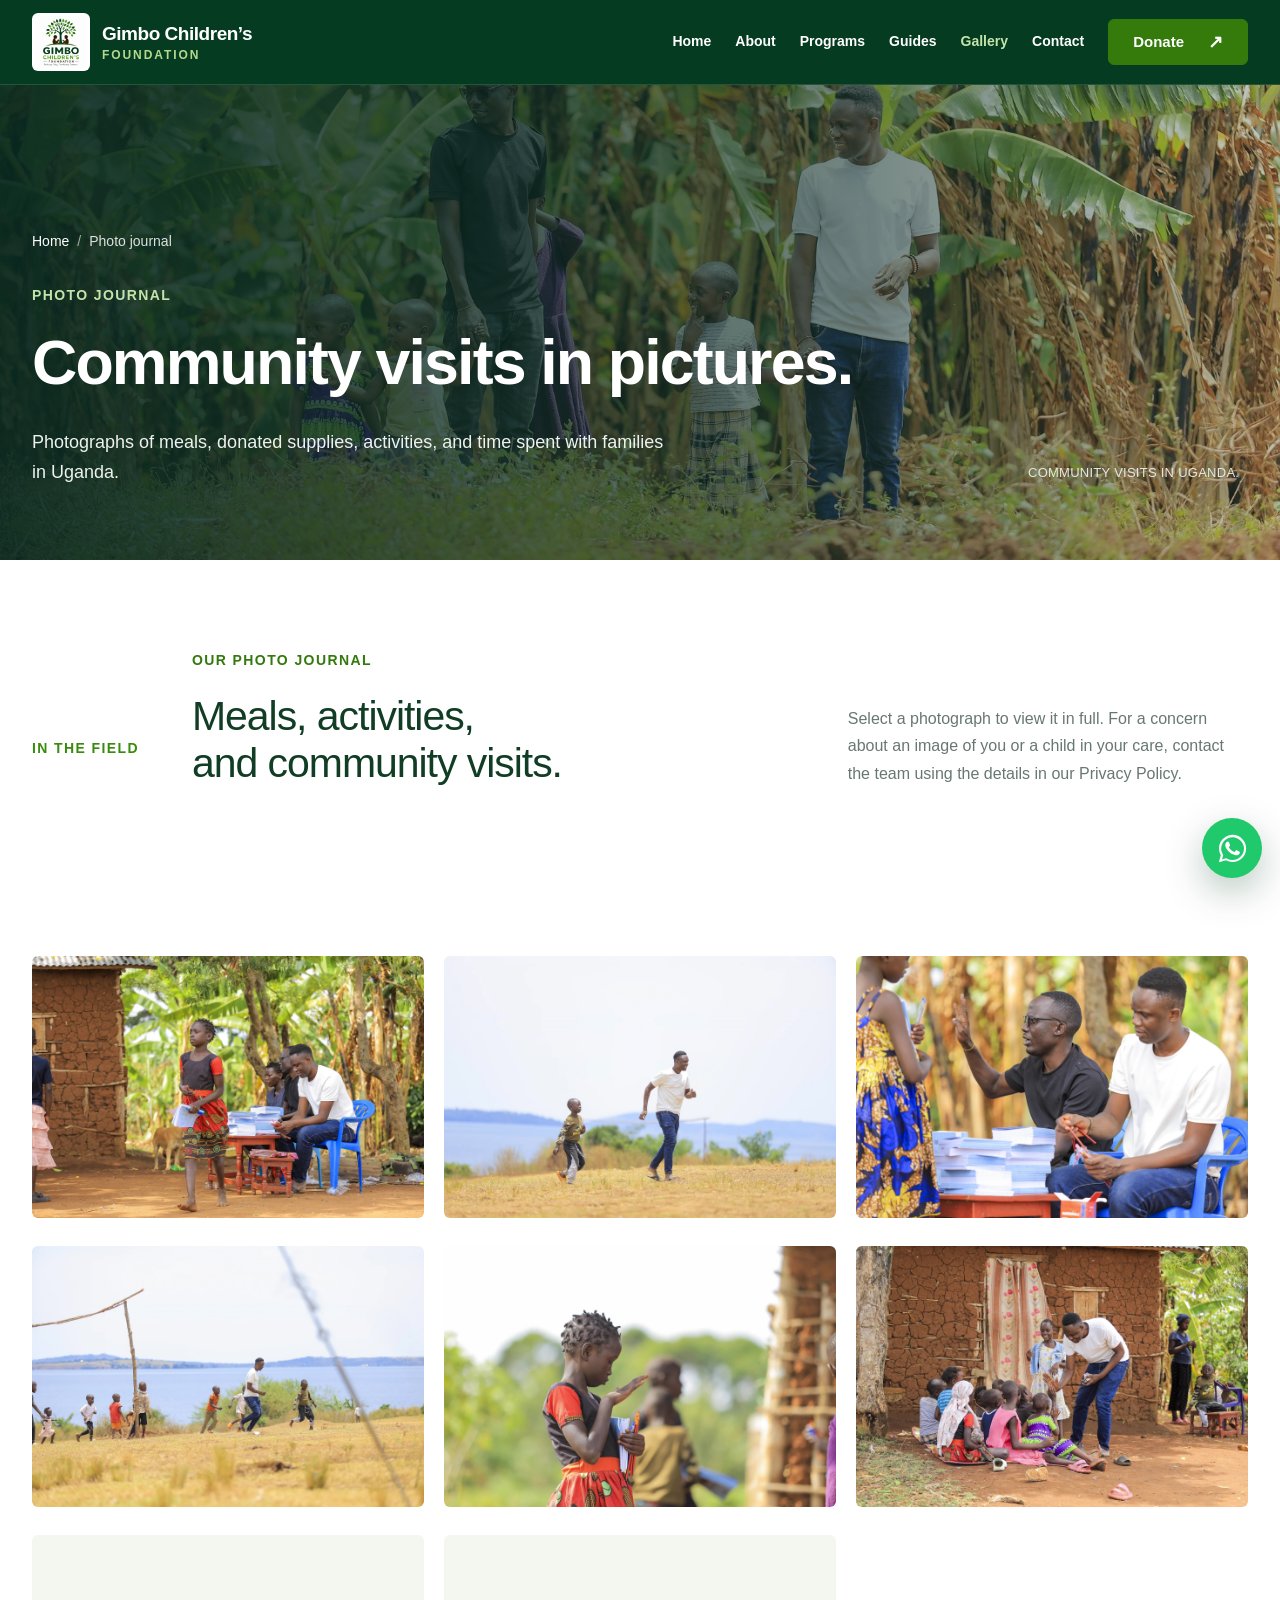
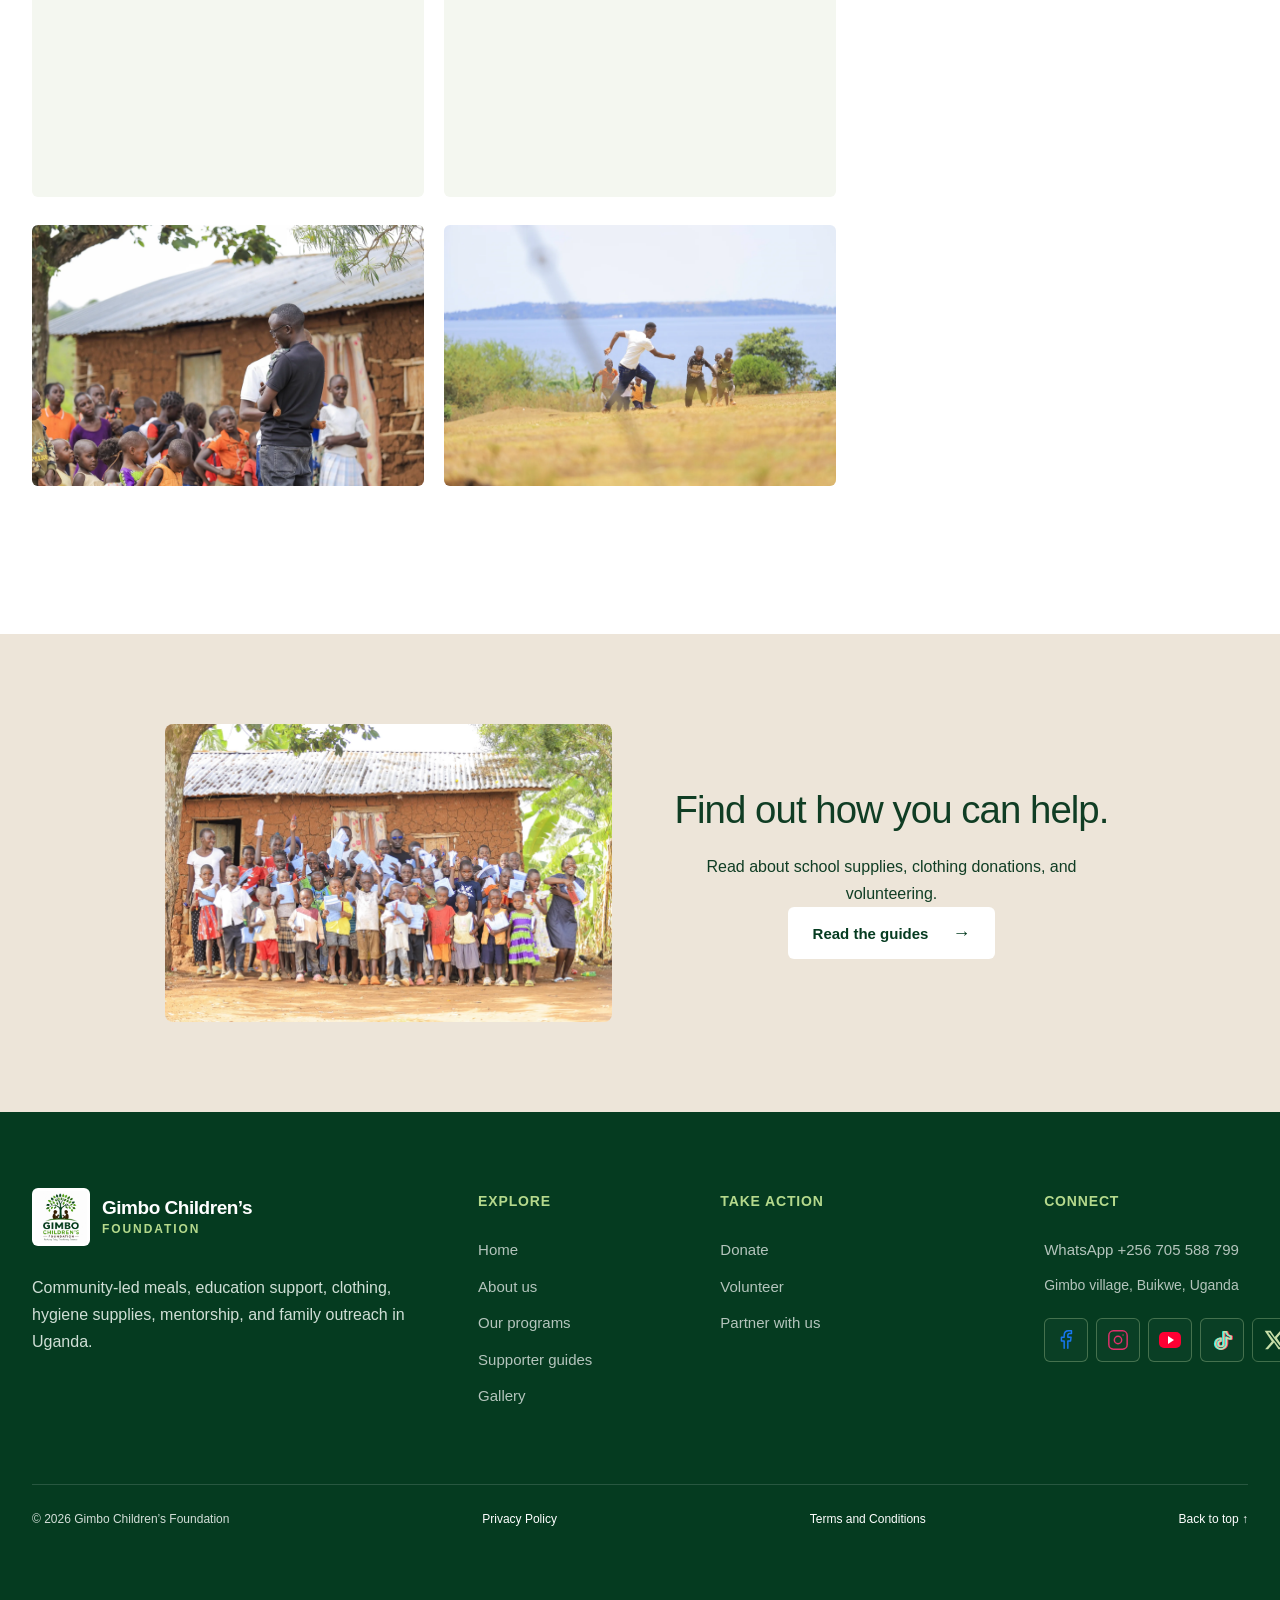
<file: gallery/index.html>
<!DOCTYPE html><html lang="en"><head><meta charSet="utf-8"/><meta name="viewport" content="width=device-width, initial-scale=1"/><link rel="preload" href="../media/gimbo-logo.jpeg" as="image"/><link rel="stylesheet" href="../_next/static/css/index.CWdldiJd.css" data-rsc-css-href="../_next/static/css/index.CWdldiJd.css" data-precedence="vite-rsc/importer-resources"/><title>Gallery | Gimbo Children&#x27;s Foundation</title><meta name="description" content="A photo journal of community outreach, play, meals, mentorship, and practical care in Uganda."/><meta name="keywords" content="children&#x27;s foundation Uganda,child welfare Buikwe,education support Uganda,community outreach Uganda,donate to children Uganda"/><meta name="category" content="Nonprofit organization"/><meta name="robots" content="index, follow"/><meta property="og:title" content="Gallery | Gimbo Children&#x27;s Foundation"/><meta property="og:description" content="A photo journal of community outreach, play, meals, mentorship, and practical care in Uganda."/><meta property="og:url" content="https://maverick745.github.io/Gimbo-children/gallery"/><meta property="og:site_name" content="Gimbo Children&#x27;s Foundation"/><meta property="og:type" content="website"/><meta property="og:image" content="https://maverick745.github.io/Gimbo-children/og.jpg"/><meta property="og:image:width" content="1200"/><meta property="og:image:height" content="630"/><meta property="og:image:alt" content="Gimbo Children&#x27;s Foundation: supporting children in Uganda"/><meta name="twitter:card" content="summary_large_image"/><meta name="twitter:title" content="Gallery | Gimbo Children&#x27;s Foundation"/><meta name="twitter:description" content="A photo journal of community outreach, play, meals, mentorship, and practical care in Uganda."/><meta name="twitter:image" content="https://maverick745.github.io/Gimbo-children/og.jpg"/><meta name="twitter:image:width" content="1200"/><meta name="twitter:image:height" content="630"/><meta name="twitter:image:alt" content="Gimbo Children&#x27;s Foundation: supporting children in Uganda"/><link rel="shortcut icon" href="../favicon.png"/><link rel="icon" href="../favicon.png" type="image/png" sizes="64x64"/><link rel="apple-touch-icon" href="../apple-touch-icon.png" type="image/png" sizes="180x180"/><link rel="canonical" href="https://maverick745.github.io/Gimbo-children/gallery"/>
</head><body><script type="application/ld+json">[{"@context":"https://schema.org","@type":["NGO","LocalBusiness"],"@id":"https://maverick745.github.io/Gimbo-children/#organization","name":"Gimbo Children's Foundation","url":"https://maverick745.github.io/Gimbo-children","logo":"https://maverick745.github.io/Gimbo-children/apple-touch-icon.png","image":"https://maverick745.github.io/Gimbo-children/og.jpg","telephone":"+256705588799","description":"Community-led support for vulnerable children and families in Uganda.","address":{"@type":"PostalAddress","addressLocality":"Gimbo village","addressRegion":"Buikwe","addressCountry":"UG"},"contactPoint":{"@type":"ContactPoint","telephone":"+256705588799","contactType":"general enquiries","availableLanguage":"English"}},{"@context":"https://schema.org","@type":"WebSite","name":"Gimbo Children's Foundation","url":"https://maverick745.github.io/Gimbo-children","inLanguage":"en"}]</script><a class="skip-link" href="#main">Skip to content</a><header class="site-header" id="site-top"><div class="shell nav-row"><a class="brand" href="../" aria-label="Gimbo Children&#x27;s Foundation home"><span class="brand-mark"><img src="../media/gimbo-logo.jpeg" alt="Gimbo Children&#x27;s Foundation tree and children logo" width="52" height="52"/></span><span class="brand-copy"><strong>Gimbo Children’s</strong><small>Foundation</small></span></a><nav class="desktop-nav" aria-label="Primary navigation"><a href="../">Home</a><a href="../about">About</a><a href="../programs">Programs</a><a href="../stories">Guides</a><a href="../gallery" aria-current="page">Gallery</a><a href="../contact">Contact</a></nav><a class="button button-small header-give" href="../get-involved#school-campaign">Donate <span aria-hidden="true">↗</span></a><div class="mobile-nav-control"><button class="mobile-nav-toggle" type="button" aria-label="Open navigation" aria-expanded="false"><span></span><span></span></button><div class="mobile-nav-layer " aria-hidden="true" inert=""><button class="mobile-nav-backdrop" type="button" aria-label="Close navigation" tabindex="-1"></button><div class="mobile-nav-panel" role="dialog" aria-modal="true" aria-label="Site navigation"><div class="mobile-nav-head"><a class="mobile-nav-brand" href="../" aria-label="Gimbo Children&#x27;s Foundation home"><img src="../media/gimbo-logo.jpeg" alt="Gimbo Children&#x27;s Foundation logo" width="44" height="44"/><span>Gimbo Children’s<small>Foundation</small></span></a><button class="mobile-nav-close" type="button" aria-label="Close navigation"><i></i><i></i></button></div><nav aria-label="Mobile navigation"><p class="mobile-nav-group-label">Explore</p><a href="../"><svg class="navigation-icon" width="24" height="24" viewBox="0 0 24 24" fill="none" stroke="currentColor" stroke-width="1.7" stroke-linecap="round" stroke-linejoin="round" aria-hidden="true"><path d="M3 10 12 3l9 7v10a1 1 0 0 1-1 1h-5v-7H9v7H4a1 1 0 0 1-1-1Z"></path></svg><strong>Home</strong></a><a href="../about"><svg class="navigation-icon" width="24" height="24" viewBox="0 0 24 24" fill="none" stroke="currentColor" stroke-width="1.7" stroke-linecap="round" stroke-linejoin="round" aria-hidden="true"><path d="M12 11a4 4 0 1 0 0-8 4 4 0 0 0 0 8ZM4 21v-2a8 8 0 0 1 16 0v2"></path></svg><strong>About</strong></a><a href="../programs"><svg class="navigation-icon" width="24" height="24" viewBox="0 0 24 24" fill="none" stroke="currentColor" stroke-width="1.7" stroke-linecap="round" stroke-linejoin="round" aria-hidden="true"><path d="M12 21 3.5 12.5a5.3 5.3 0 0 1 7.5-7.5l1 1 1-1a5.3 5.3 0 0 1 7.5 7.5Z"></path></svg><strong>Programs</strong></a><a href="../stories"><svg class="navigation-icon" width="24" height="24" viewBox="0 0 24 24" fill="none" stroke="currentColor" stroke-width="1.7" stroke-linecap="round" stroke-linejoin="round" aria-hidden="true"><path d="M12 5v16M12 5C9 3 5 3 2 4v16c3-1 7-1 10 1 3-2 7-2 10-1V4c-3-1-7-1-10 1Z"></path></svg><strong>Guides</strong></a><a href="../gallery" aria-current="page"><svg class="navigation-icon" width="24" height="24" viewBox="0 0 24 24" fill="none" stroke="currentColor" stroke-width="1.7" stroke-linecap="round" stroke-linejoin="round" aria-hidden="true"><path d="M3 3h18v18H3ZM3 16l5-5 5 5 3-3 5 5M15 7h.01"></path></svg><strong>Gallery</strong></a></nav><div class="mobile-nav-connect"><p class="mobile-nav-group-label">Connect &amp; support</p><a class="mobile-nav-contact-link" href="../contact"><svg class="navigation-icon" width="24" height="24" viewBox="0 0 24 24" fill="none" stroke="currentColor" stroke-width="1.7" stroke-linecap="round" stroke-linejoin="round" aria-hidden="true"><path d="M5 3h4l2 5-3 2a16 16 0 0 0 6 6l2-3 5 2v4a2 2 0 0 1-2 2A18 18 0 0 1 3 5a2 2 0 0 1 2-2Z"></path></svg><strong>Contact us</strong></a><a class="mobile-nav-action" href="../get-involved#payment-methods"><svg class="navigation-icon" width="24" height="24" viewBox="0 0 24 24" fill="none" stroke="currentColor" stroke-width="1.7" stroke-linecap="round" stroke-linejoin="round" aria-hidden="true"><path d="M3 8h18v4H3ZM5 12v9h14v-9M12 8v13M12 8H8a3 3 0 1 1 3-3l1 3Zm0 0h4a3 3 0 1 0-3-3l-1 3Z"></path></svg><strong>Donate</strong></a></div><div class="mobile-nav-contact"><span>Gimbo village, Buikwe, Uganda</span></div></div></div></div></div></header><main id="main"><section class="page-hero" id="top"><img class="page-hero-image" src="../media/7TK_6007.webp" alt="Team members and children walking through banana trees" fetchPriority="high" decoding="async"/><div class="page-hero-shade"></div><div class="shell page-hero-inner"><div><nav class="breadcrumbs" aria-label="Breadcrumb"><ol><li><a href="../">Home</a></li><li><span aria-current="page">Photo journal</span></li></ol></nav><script type="application/ld+json">{"@context":"https://schema.org","@type":"BreadcrumbList","itemListElement":[{"@type":"ListItem","position":1,"name":"Home","item":"https://maverick745.github.io/Gimbo-children/"},{"@type":"ListItem","position":2,"name":"Photo journal","item":"https://maverick745.github.io/Gimbo-children/gallery"}]}</script><p class="eyebrow light">Photo journal</p><h1>Community visits in pictures.</h1><p class="page-hero-lede">Photographs of meals, donated supplies, activities, and time spent with families in Uganda.</p></div><p class="page-hero-note">Community visits in Uganda.</p></div></section><section class="gallery-intro section"><div class="shell gallery-intro-grid"><div class="section-label"><span>In the field</span></div><div><p class="eyebrow">Our photo journal</p><h2>Meals, activities,<br/>and community visits.</h2></div><p>Select a photograph to view it in full. For a concern about an image of you or a child in your care, contact the team using the details in our Privacy Policy.</p></div></section><section class="gallery-wall shell" aria-label="Gimbo Children&#x27;s Foundation photo gallery"><figure class="gallery-item gallery-item-1" data-category="School supplies"><button type="button" aria-label="Open image 1: A child holding school supplies beside volunteers distributing exercise books and pencils"><img src="../media/7TK_6921.webp" alt="A child holding school supplies beside volunteers distributing exercise books and pencils" loading="eager" decoding="async"/></button></figure><figure class="gallery-item gallery-item-2" data-category="Play"><button type="button" aria-label="Open image 2: Children and a team member playing football beside the lake"><img src="../media/7TK_6435.webp" alt="Children and a team member playing football beside the lake" loading="eager" decoding="async"/></button></figure><figure class="gallery-item gallery-item-3" data-category="Community visits"><button type="button" aria-label="Open image 3: Children and foundation team members gathering outside a brick home beneath trees"><img src="../media/7TK_6162.webp" alt="Children and foundation team members gathering outside a brick home beneath trees" loading="eager" decoding="async"/></button></figure><figure class="gallery-item gallery-item-4" data-category="Together"><button type="button" aria-label="Open image 4: A team member holding a young child while speaking with the group outside a home"><img src="../media/7TK_6696.webp" alt="A team member holding a young child while speaking with the group outside a home" loading="lazy" decoding="async"/></button></figure><figure class="gallery-item gallery-item-5" data-category="Mentorship"><button type="button" aria-label="Open image 5: A child and a foundation team member running together beside the lake"><img src="../media/7TK_6440.webp" alt="A child and a foundation team member running together beside the lake" loading="lazy" decoding="async"/></button></figure><figure class="gallery-item gallery-item-6" data-category="School supplies"><button type="button" aria-label="Open image 6: A child holding exercise books and pencils"><img src="../media/7TK_7001.webp" alt="A child holding exercise books and pencils" loading="lazy" decoding="async"/></button></figure><figure class="gallery-item gallery-item-7" data-category="Meal preparation"><button type="button" aria-label="Open image 7: Team members preparing a meal in a large outdoor cooking pot"><img src="../media/7TK_6303.webp" alt="Team members preparing a meal in a large outdoor cooking pot" loading="lazy" decoding="async"/></button></figure><figure class="gallery-item gallery-item-1" data-category="Outdoor activities"><button type="button" aria-label="Open image 8: A foundation team member playing outdoors with children beside the lake"><img src="../media/7TK_6428.webp" alt="A foundation team member playing outdoors with children beside the lake" loading="lazy" decoding="async"/></button></figure><figure class="gallery-item gallery-item-2" data-category="Education"><button type="button" aria-label="Open image 9: Team members organizing books and pencils for distribution"><img src="../media/7TK_6990.webp" alt="Team members organizing books and pencils for distribution" loading="lazy" decoding="async"/></button></figure><figure class="gallery-item gallery-item-3" data-category="Family visits"><button type="button" aria-label="Open image 10: A team member speaking with children seated outside a family home"><img src="../media/7TK_6339.webp" alt="A team member speaking with children seated outside a family home" loading="lazy" decoding="async"/></button></figure></section><div class="lightbox " role="dialog" aria-modal="true" aria-label="Photo viewer" aria-hidden="true" inert=""><button class="lightbox-backdrop" type="button" aria-label="Close photo viewer" tabindex="-1"></button></div><section class="gallery-quote section"><div class="shell gallery-support"><img src="../media/7TK_7052.webp" alt="Children and team members holding school supplies outside a home" loading="lazy" decoding="async"/><div><h2>Find out how you can help.</h2><p>Read about school supplies, clothing donations, and volunteering.</p><a class="button button-cream" href="../stories">Read the guides <span>→</span></a></div></div></section></main><footer class="site-footer"><div class="shell footer-grid"><div class="footer-brand"><a class="brand footer-logo" href="../" aria-label="Gimbo Children&#x27;s Foundation home"><span class="brand-mark"><img src="../media/gimbo-logo.jpeg" alt="Gimbo Children&#x27;s Foundation tree and children logo" width="52" height="52" loading="lazy"/></span><span class="brand-copy"><strong>Gimbo Children’s</strong><small>Foundation</small></span></a><p>Community-led meals, education support, clothing, hygiene supplies, mentorship, and family outreach in Uganda.</p></div><div><h3>Explore</h3><a href="../">Home</a><a href="../about">About us</a><a href="../programs">Our programs</a><a href="../stories">Supporter guides</a><a href="../gallery">Gallery</a></div><div><h3>Take action</h3><a href="../get-involved#school-campaign">Donate</a><a href="../contact#volunteer">Volunteer</a><a href="../contact#partner">Partner with us</a></div><div><h3>Connect</h3><a href="https://wa.me/256705588799?text=Hello%20Gimbo%20Children%27s%20Foundation">WhatsApp <!-- -->+256 705 588 799</a><span>Gimbo village, Buikwe, Uganda</span><div class="social-links"><div class="social-icons" aria-label="Social media"><a data-platform="facebook" href="https://www.facebook.com/people/Gimbo-Childrens-Foundation/61595133593033/" aria-label="Gimbo Children&#x27;s Foundation on Facebook" target="_blank" rel="noopener noreferrer"><svg viewBox="0 0 24 24" width="22" height="22" fill="none" stroke="currentColor" stroke-width="1.6" stroke-linecap="round" stroke-linejoin="round" aria-hidden="true"><path d="M14 21v-8h3l.5-4H14V7c0-1 .5-2 2-2h2V2h-3c-3 0-5 2-5 5v2H7v4h3v8"></path></svg></a><a data-platform="instagram" href="https://www.instagram.com/gimbochildrensfoundation/" aria-label="Gimbo Children&#x27;s Foundation on Instagram" target="_blank" rel="noopener noreferrer"><svg viewBox="0 0 24 24" width="22" height="22" fill="none" stroke="currentColor" stroke-width="1.6" stroke-linecap="round" stroke-linejoin="round" aria-hidden="true"><path d="M7 2h10a5 5 0 0 1 5 5v10a5 5 0 0 1-5 5H7a5 5 0 0 1-5-5V7a5 5 0 0 1 5-5ZM16 12a4 4 0 1 1-8 0 4 4 0 0 1 8 0ZM17.5 6.5h.01"></path></svg></a><a data-platform="youtube" href="https://www.youtube.com/@gimbochildrensfoundation" aria-label="Gimbo Children&#x27;s Foundation on YouTube" target="_blank" rel="noopener noreferrer"><svg viewBox="0 0 24 24" width="24" height="24" aria-hidden="true"><rect x="1" y="4" width="22" height="16" rx="5" fill="#ff0033"></rect><path d="m10 8 6 4-6 4Z" fill="white"></path></svg></a><a data-platform="tiktok" href="https://www.tiktok.com/@gimbochildrensfoundation" aria-label="Gimbo Children&#x27;s Foundation on TikTok" target="_blank" rel="noopener noreferrer"><svg viewBox="0 0 24 24" width="22" height="22" fill="none" stroke="currentColor" stroke-width="1.6" stroke-linecap="round" stroke-linejoin="round" aria-hidden="true"><path d="M14 3h3a6 6 0 0 0 5 5v3a9 9 0 0 1-5-2v7a6 6 0 1 1-6-6v3a3 3 0 1 0 3 3Z"></path></svg></a><a data-platform="x" href="https://x.com/mugoyaedrine08" aria-label="Gimbo Children&#x27;s Foundation on X" target="_blank" rel="noopener noreferrer"><svg viewBox="0 0 24 24" width="22" height="22" fill="currentColor" aria-hidden="true"><path d="M18.9 2H22l-6.8 7.8L23.2 22h-6.3L12 14.6 5.5 22H2.3l7.3-8.5L1.8 2h6.5l4.5 6.8L18.9 2Zm-1.1 18h1.7L7.3 3.9H5.5L17.8 20Z"></path></svg></a></div></div></div></div><div class="shell footer-bottom"><span>© 2026 Gimbo Children’s Foundation</span><a href="../privacy">Privacy Policy</a><a href="../terms">Terms and Conditions</a><a href="#site-top">Back to top ↑</a></div></footer><a class="floating-whatsapp" href="https://wa.me/256705588799?text=Hello%20Gimbo%20Children%27s%20Foundation%2C%20I%20would%20like%20to%20learn%20more." aria-label="Chat with Gimbo Children&#x27;s Foundation on WhatsApp"><svg aria-hidden="true" viewBox="0 0 24 24"><path d="M17.47 14.38c-.3-.15-1.76-.87-2.03-.97-.27-.1-.47-.15-.67.15-.2.3-.77.97-.94 1.17-.17.2-.35.22-.65.07-.3-.15-1.26-.46-2.4-1.48-.89-.79-1.49-1.77-1.66-2.07-.17-.3-.02-.46.13-.61.13-.13.3-.35.45-.52.15-.17.2-.3.3-.5.1-.2.05-.37-.02-.52-.08-.15-.67-1.61-.91-2.2-.24-.58-.49-.5-.67-.51h-.57c-.2 0-.52.07-.79.37-.27.3-1.04 1.02-1.04 2.48s1.07 2.88 1.21 3.08c.15.2 2.1 3.2 5.08 4.49.71.31 1.26.49 1.69.63.71.23 1.36.19 1.87.12.57-.09 1.76-.72 2.01-1.41.25-.7.25-1.3.17-1.42-.07-.13-.27-.2-.57-.35M12.04 21.5h-.01a9.38 9.38 0 0 1-4.78-1.31l-.34-.2-3.55.93.95-3.46-.22-.36A9.42 9.42 0 1 1 12.04 21.5m8.02-17.46A11.27 11.27 0 0 0 12.05.72 11.21 11.21 0 0 0 2.3 17.5L.7 23.28l5.92-1.55a11.22 11.22 0 0 0 5.42 1.38h.01A11.22 11.22 0 0 0 23.28 11.9c0-3-1.14-5.8-3.22-7.86"></path></svg><small>WhatsApp</small></a><script src="../static-site.js" defer></script></body></html>
</file>
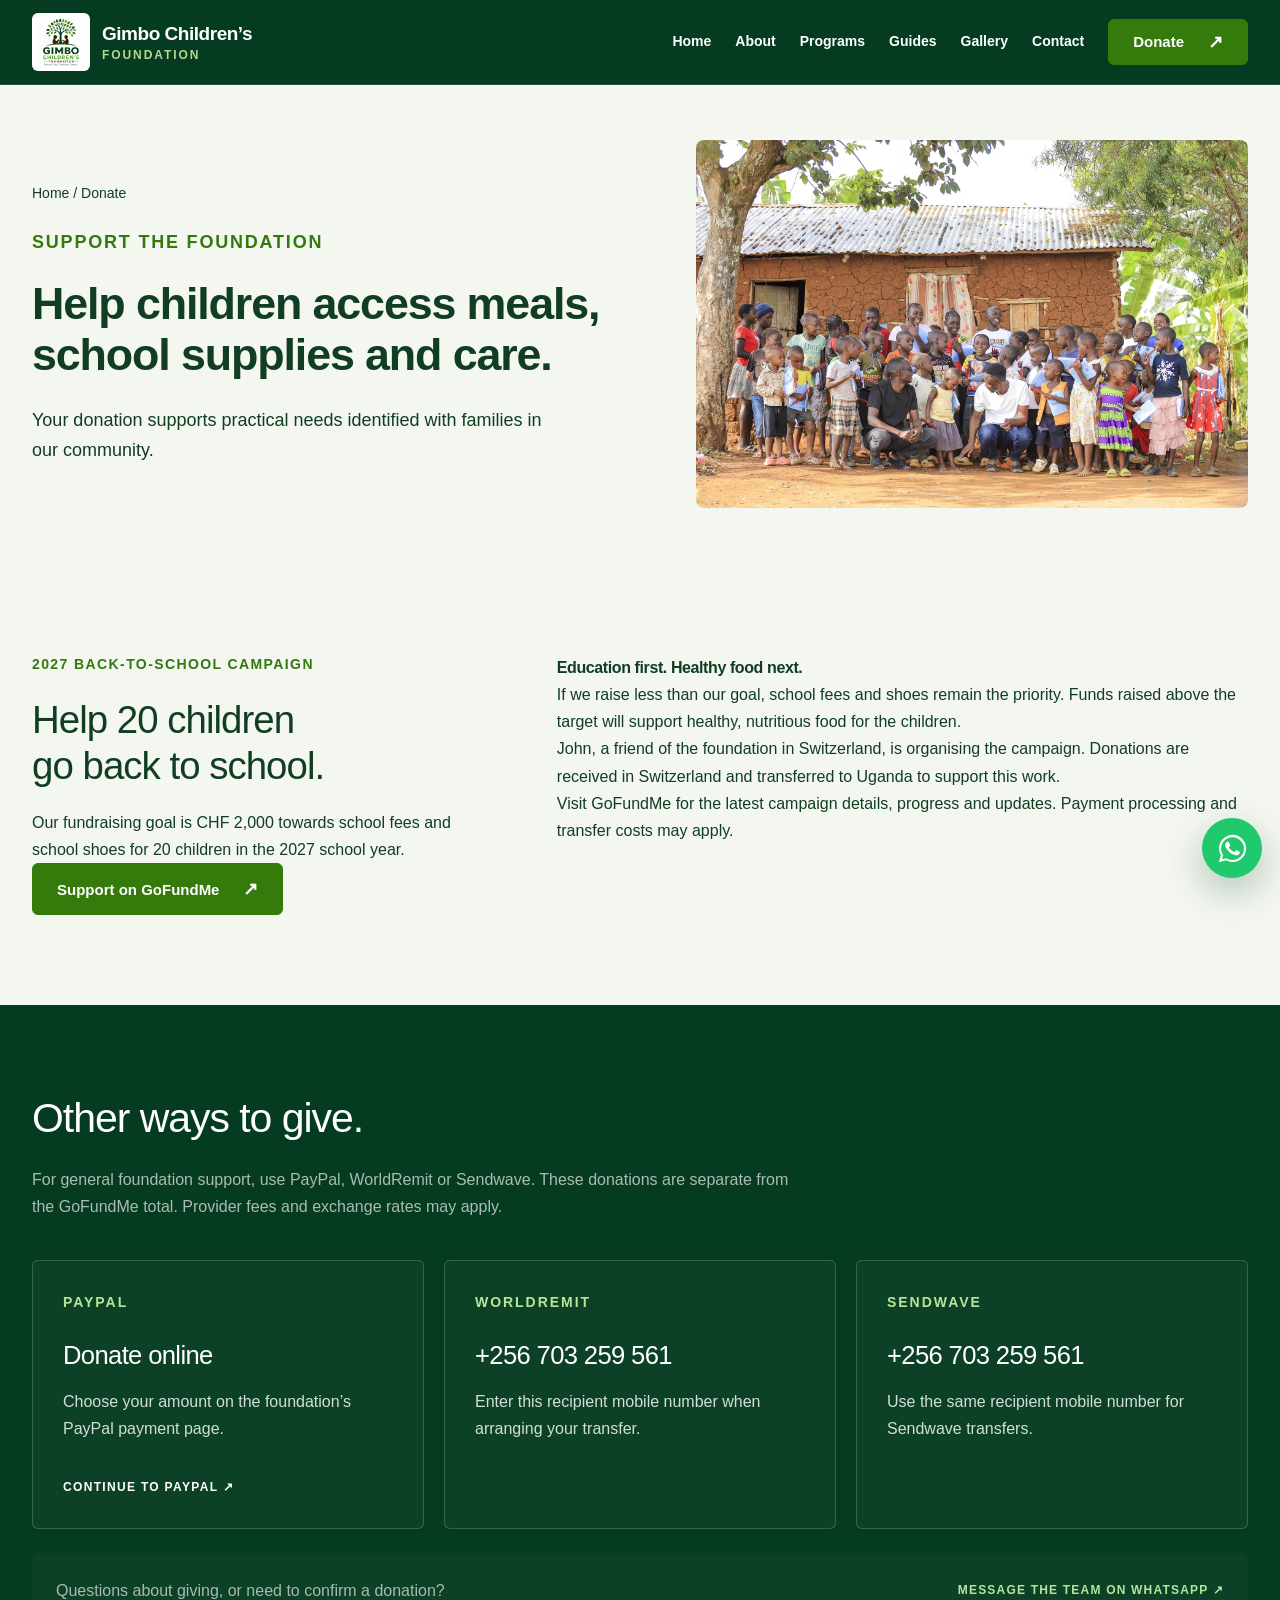
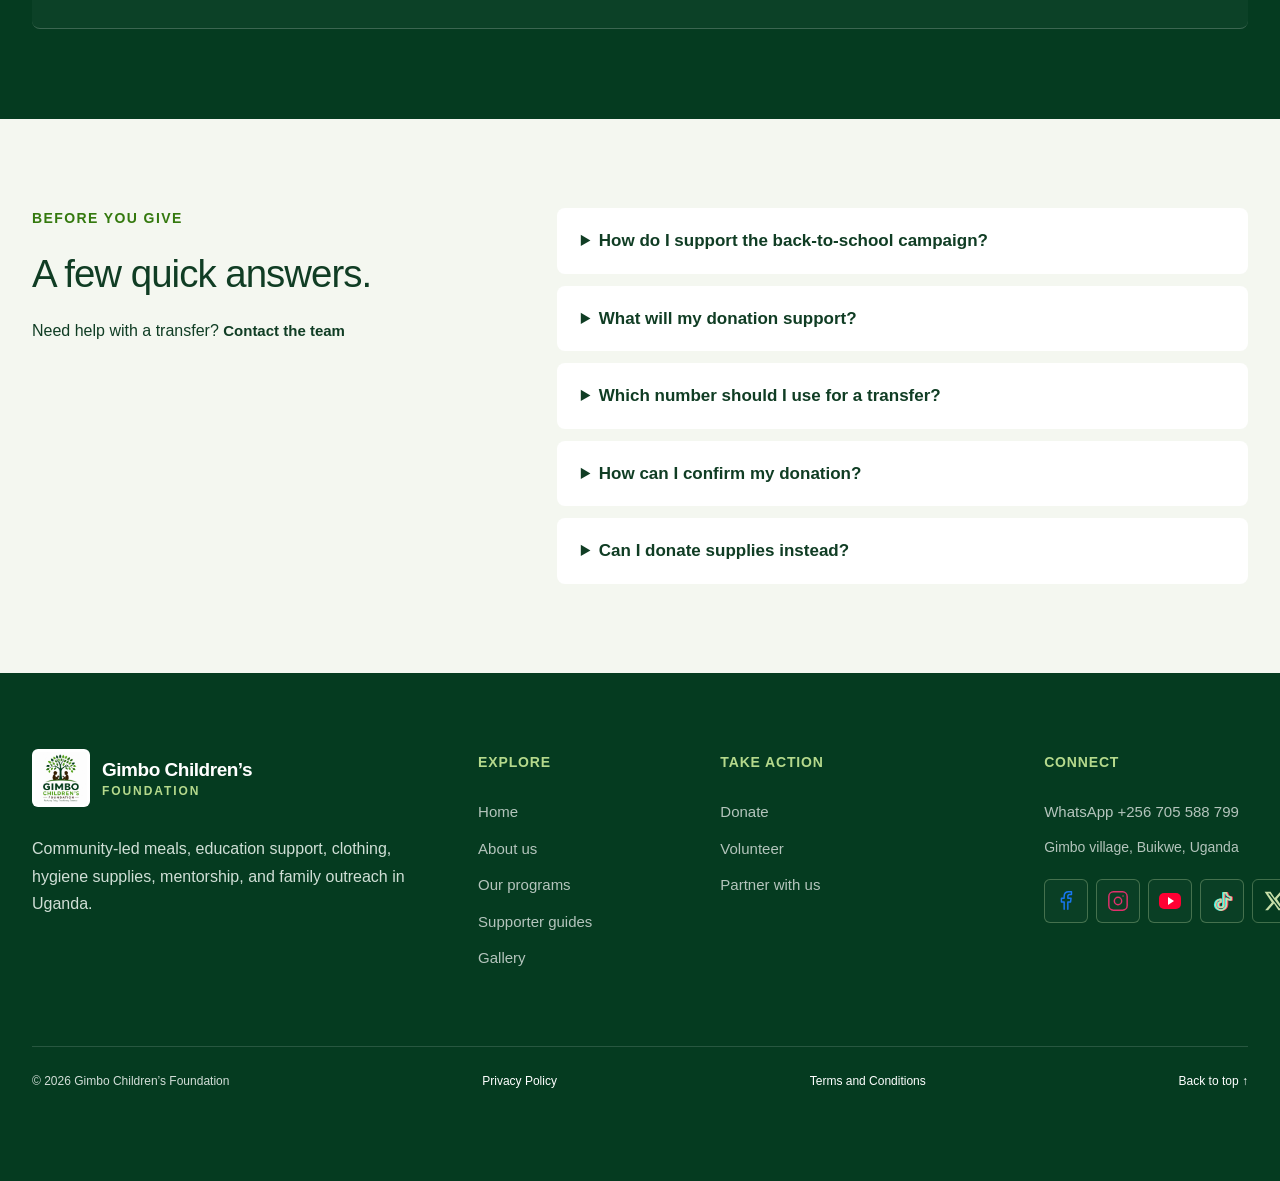
<file: get-involved/index.html>
<!DOCTYPE html><html lang="en"><head><meta charSet="utf-8"/><meta name="viewport" content="width=device-width, initial-scale=1"/><link rel="preload" href="../media/gimbo-logo.jpeg" as="image"/><link rel="stylesheet" href="../_next/static/css/index.CWdldiJd.css" data-rsc-css-href="../_next/static/css/index.CWdldiJd.css" data-precedence="vite-rsc/importer-resources"/><title>Donate | Gimbo Children&#x27;s Foundation</title><meta name="description" content="Help 20 children in Gimbo prepare for school in 2027 through our GoFundMe campaign, or explore other ways to support the foundation."/><meta name="keywords" content="children&#x27;s foundation Uganda,child welfare Buikwe,education support Uganda,community outreach Uganda,donate to children Uganda"/><meta name="category" content="Nonprofit organization"/><meta name="robots" content="index, follow"/><meta property="og:title" content="Donate | Gimbo Children&#x27;s Foundation"/><meta property="og:description" content="Help 20 children in Gimbo prepare for school in 2027 through our GoFundMe campaign, or explore other ways to support the foundation."/><meta property="og:url" content="https://maverick745.github.io/Gimbo-children/get-involved"/><meta property="og:site_name" content="Gimbo Children&#x27;s Foundation"/><meta property="og:type" content="website"/><meta property="og:image" content="https://maverick745.github.io/Gimbo-children/og.jpg"/><meta property="og:image:width" content="1200"/><meta property="og:image:height" content="630"/><meta property="og:image:alt" content="Gimbo Children&#x27;s Foundation: supporting children in Uganda"/><meta name="twitter:card" content="summary_large_image"/><meta name="twitter:title" content="Donate | Gimbo Children&#x27;s Foundation"/><meta name="twitter:description" content="Help 20 children in Gimbo prepare for school in 2027 through our GoFundMe campaign, or explore other ways to support the foundation."/><meta name="twitter:image" content="https://maverick745.github.io/Gimbo-children/og.jpg"/><meta name="twitter:image:width" content="1200"/><meta name="twitter:image:height" content="630"/><meta name="twitter:image:alt" content="Gimbo Children&#x27;s Foundation: supporting children in Uganda"/><link rel="shortcut icon" href="../favicon.png"/><link rel="icon" href="../favicon.png" type="image/png" sizes="64x64"/><link rel="apple-touch-icon" href="../apple-touch-icon.png" type="image/png" sizes="180x180"/><link rel="canonical" href="https://maverick745.github.io/Gimbo-children/get-involved"/>
</head><body><script type="application/ld+json">[{"@context":"https://schema.org","@type":["NGO","LocalBusiness"],"@id":"https://maverick745.github.io/Gimbo-children/#organization","name":"Gimbo Children's Foundation","url":"https://maverick745.github.io/Gimbo-children","logo":"https://maverick745.github.io/Gimbo-children/apple-touch-icon.png","image":"https://maverick745.github.io/Gimbo-children/og.jpg","telephone":"+256705588799","description":"Community-led support for vulnerable children and families in Uganda.","address":{"@type":"PostalAddress","addressLocality":"Gimbo village","addressRegion":"Buikwe","addressCountry":"UG"},"contactPoint":{"@type":"ContactPoint","telephone":"+256705588799","contactType":"general enquiries","availableLanguage":"English"}},{"@context":"https://schema.org","@type":"WebSite","name":"Gimbo Children's Foundation","url":"https://maverick745.github.io/Gimbo-children","inLanguage":"en"}]</script><a class="skip-link" href="#main">Skip to content</a><header class="site-header" id="site-top"><div class="shell nav-row"><a class="brand" href="../" aria-label="Gimbo Children&#x27;s Foundation home"><span class="brand-mark"><img src="../media/gimbo-logo.jpeg" alt="Gimbo Children&#x27;s Foundation tree and children logo" width="52" height="52"/></span><span class="brand-copy"><strong>Gimbo Children’s</strong><small>Foundation</small></span></a><nav class="desktop-nav" aria-label="Primary navigation"><a href="../">Home</a><a href="../about">About</a><a href="../programs">Programs</a><a href="../stories">Guides</a><a href="../gallery">Gallery</a><a href="../contact">Contact</a></nav><a class="button button-small header-give" href="../get-involved#school-campaign" aria-current="page">Donate <span aria-hidden="true">↗</span></a><div class="mobile-nav-control"><button class="mobile-nav-toggle" type="button" aria-label="Open navigation" aria-expanded="false"><span></span><span></span></button><div class="mobile-nav-layer " aria-hidden="true" inert=""><button class="mobile-nav-backdrop" type="button" aria-label="Close navigation" tabindex="-1"></button><div class="mobile-nav-panel" role="dialog" aria-modal="true" aria-label="Site navigation"><div class="mobile-nav-head"><a class="mobile-nav-brand" href="../" aria-label="Gimbo Children&#x27;s Foundation home"><img src="../media/gimbo-logo.jpeg" alt="Gimbo Children&#x27;s Foundation logo" width="44" height="44"/><span>Gimbo Children’s<small>Foundation</small></span></a><button class="mobile-nav-close" type="button" aria-label="Close navigation"><i></i><i></i></button></div><nav aria-label="Mobile navigation"><p class="mobile-nav-group-label">Explore</p><a href="../"><svg class="navigation-icon" width="24" height="24" viewBox="0 0 24 24" fill="none" stroke="currentColor" stroke-width="1.7" stroke-linecap="round" stroke-linejoin="round" aria-hidden="true"><path d="M3 10 12 3l9 7v10a1 1 0 0 1-1 1h-5v-7H9v7H4a1 1 0 0 1-1-1Z"></path></svg><strong>Home</strong></a><a href="../about"><svg class="navigation-icon" width="24" height="24" viewBox="0 0 24 24" fill="none" stroke="currentColor" stroke-width="1.7" stroke-linecap="round" stroke-linejoin="round" aria-hidden="true"><path d="M12 11a4 4 0 1 0 0-8 4 4 0 0 0 0 8ZM4 21v-2a8 8 0 0 1 16 0v2"></path></svg><strong>About</strong></a><a href="../programs"><svg class="navigation-icon" width="24" height="24" viewBox="0 0 24 24" fill="none" stroke="currentColor" stroke-width="1.7" stroke-linecap="round" stroke-linejoin="round" aria-hidden="true"><path d="M12 21 3.5 12.5a5.3 5.3 0 0 1 7.5-7.5l1 1 1-1a5.3 5.3 0 0 1 7.5 7.5Z"></path></svg><strong>Programs</strong></a><a href="../stories"><svg class="navigation-icon" width="24" height="24" viewBox="0 0 24 24" fill="none" stroke="currentColor" stroke-width="1.7" stroke-linecap="round" stroke-linejoin="round" aria-hidden="true"><path d="M12 5v16M12 5C9 3 5 3 2 4v16c3-1 7-1 10 1 3-2 7-2 10-1V4c-3-1-7-1-10 1Z"></path></svg><strong>Guides</strong></a><a href="../gallery"><svg class="navigation-icon" width="24" height="24" viewBox="0 0 24 24" fill="none" stroke="currentColor" stroke-width="1.7" stroke-linecap="round" stroke-linejoin="round" aria-hidden="true"><path d="M3 3h18v18H3ZM3 16l5-5 5 5 3-3 5 5M15 7h.01"></path></svg><strong>Gallery</strong></a></nav><div class="mobile-nav-connect"><p class="mobile-nav-group-label">Connect &amp; support</p><a class="mobile-nav-contact-link" href="../contact"><svg class="navigation-icon" width="24" height="24" viewBox="0 0 24 24" fill="none" stroke="currentColor" stroke-width="1.7" stroke-linecap="round" stroke-linejoin="round" aria-hidden="true"><path d="M5 3h4l2 5-3 2a16 16 0 0 0 6 6l2-3 5 2v4a2 2 0 0 1-2 2A18 18 0 0 1 3 5a2 2 0 0 1 2-2Z"></path></svg><strong>Contact us</strong></a><a class="mobile-nav-action" href="../get-involved#payment-methods" aria-current="page"><svg class="navigation-icon" width="24" height="24" viewBox="0 0 24 24" fill="none" stroke="currentColor" stroke-width="1.7" stroke-linecap="round" stroke-linejoin="round" aria-hidden="true"><path d="M3 8h18v4H3ZM5 12v9h14v-9M12 8v13M12 8H8a3 3 0 1 1 3-3l1 3Zm0 0h4a3 3 0 1 0-3-3l-1 3Z"></path></svg><strong>Donate</strong></a></div><div class="mobile-nav-contact"><span>Gimbo village, Buikwe, Uganda</span></div></div></div></div></div></header><main id="main"><section class="donate-intro" id="give"><div class="shell donate-intro-grid"><div><nav class="breadcrumbs" aria-label="Breadcrumb"><a href="../">Home</a><span aria-hidden="true"> / </span><span>Donate</span></nav><p class="eyebrow">Support the foundation</p><h1>Help children access meals, school supplies and care.</h1><p>Your donation supports practical needs identified with families in our community.</p></div><img src="../media/7TK_7083.webp" alt="Children gathered outside a family home with exercise books after a supplies distribution" width="1800" height="1200" fetchPriority="high" decoding="async"/></div></section><section class="donation-questions section" id="school-campaign" aria-labelledby="school-campaign-title"><div class="shell donation-questions-layout"><div><p class="eyebrow">2027 back-to-school campaign</p><h2 id="school-campaign-title">Help 20 children go back to school.</h2><p>Our fundraising goal is <!-- -->CHF 2,000<!-- --> towards school fees and school shoes for 20 children in the 2027 school year.</p><a class="button button-coral" href="https://www.gofundme.com/f/help-20-children-in-gimbo-go-back-to-school" target="_blank" rel="noopener noreferrer">Support on GoFundMe <span aria-hidden="true">↗</span></a></div><div><h3>Education first. Healthy food next.</h3><p>If we raise less than our goal, school fees and shoes remain the priority. Funds raised above the target will support healthy, nutritious food for the children.</p><p>John, a friend of the foundation in Switzerland, is organising the campaign. Donations are received in Switzerland and transferred to Uganda to support this work.</p><p>Visit GoFundMe for the latest campaign details, progress and updates. Payment processing and transfer costs may apply.</p></div></div></section><section class="payment-methods section" id="payment-methods"><div class="shell"><div class="payment-heading"><h2>Other ways to give.</h2><p>For general foundation support, use PayPal, WorldRemit or Sendwave. These donations are separate from the GoFundMe total. Provider fees and exchange rates may apply.</p></div><div class="payment-grid"><a class="payment-card payment-card-paypal" href="https://www.paypal.com/ncp/payment/HUW4KUSH444ES" target="_blank" rel="noopener noreferrer"><span>PayPal</span><h3>Donate online</h3><p>Choose your amount on the foundation’s PayPal payment page.</p><b>Continue to PayPal ↗</b></a><article class="payment-card"><span>WorldRemit</span><h3>+256 703 259 561</h3><p>Enter this recipient mobile number when arranging your transfer.</p></article><article class="payment-card"><span>Sendwave</span><h3>+256 703 259 561</h3><p>Use the same recipient mobile number for Sendwave transfers.</p></article></div><div class="payment-confirm"><p>Questions about giving, or need to confirm a donation?</p><a href="https://wa.me/256705588799?text=Hello%20Gimbo%20Children%27s%20Foundation%2C%20I%20have%20a%20question%20about%20my%20donation.">Message the team on WhatsApp ↗</a></div></div></section><section class="donation-questions section" aria-labelledby="donation-questions-title"><div class="shell donation-questions-layout"><div><p class="eyebrow">Before you give</p><h2 id="donation-questions-title">A few quick answers.</h2><p>Need help with a transfer? <a class="text-link" href="https://wa.me/256705588799?text=Hello%20Gimbo%20Children%27s%20Foundation%2C%20I%20have%20a%20donation%20question.">Contact the team</a></p></div><div class="donation-answers"><details><summary>How do I support the back-to-school campaign?</summary><p>Use our <a href="https://www.gofundme.com/f/help-20-children-in-gimbo-go-back-to-school" target="_blank" rel="noopener noreferrer">GoFundMe campaign</a> to support school fees and shoes for 20 children in 2027. Donations through the other methods on this page are separate from the GoFundMe campaign total.</p></details><details><summary>What will my donation support?</summary><p>Meals, school essentials, clothing, hygiene supplies, and community care. Ask the team about current priorities if you want to support a particular need.</p></details><details><summary>Which number should I use for a transfer?</summary><p>Use +256 703 259 561 for WorldRemit or Sendwave. Our separate enquiry number is +256 705 588 799. Confirm the recipient details with the team before sending.</p></details><details><summary>How can I confirm my donation?</summary><p>Keep your provider&#x27;s payment confirmation and message the team with the date, amount, and reference if you need help matching your transfer. Never share your password or full card details.</p></details><details><summary>Can I donate supplies instead?</summary><p>Yes. Contact the team first to confirm useful items and delivery arrangements. Our <a href="../stories/clothing-drive">donation guide</a> explains how to prepare.</p></details></div></div></section></main><footer class="site-footer"><div class="shell footer-grid"><div class="footer-brand"><a class="brand footer-logo" href="../" aria-label="Gimbo Children&#x27;s Foundation home"><span class="brand-mark"><img src="../media/gimbo-logo.jpeg" alt="Gimbo Children&#x27;s Foundation tree and children logo" width="52" height="52" loading="lazy"/></span><span class="brand-copy"><strong>Gimbo Children’s</strong><small>Foundation</small></span></a><p>Community-led meals, education support, clothing, hygiene supplies, mentorship, and family outreach in Uganda.</p></div><div><h3>Explore</h3><a href="../">Home</a><a href="../about">About us</a><a href="../programs">Our programs</a><a href="../stories">Supporter guides</a><a href="../gallery">Gallery</a></div><div><h3>Take action</h3><a href="../get-involved#school-campaign">Donate</a><a href="../contact#volunteer">Volunteer</a><a href="../contact#partner">Partner with us</a></div><div><h3>Connect</h3><a href="https://wa.me/256705588799?text=Hello%20Gimbo%20Children%27s%20Foundation">WhatsApp <!-- -->+256 705 588 799</a><span>Gimbo village, Buikwe, Uganda</span><div class="social-links"><div class="social-icons" aria-label="Social media"><a data-platform="facebook" href="https://www.facebook.com/people/Gimbo-Childrens-Foundation/61595133593033/" aria-label="Gimbo Children&#x27;s Foundation on Facebook" target="_blank" rel="noopener noreferrer"><svg viewBox="0 0 24 24" width="22" height="22" fill="none" stroke="currentColor" stroke-width="1.6" stroke-linecap="round" stroke-linejoin="round" aria-hidden="true"><path d="M14 21v-8h3l.5-4H14V7c0-1 .5-2 2-2h2V2h-3c-3 0-5 2-5 5v2H7v4h3v8"></path></svg></a><a data-platform="instagram" href="https://www.instagram.com/gimbochildrensfoundation/" aria-label="Gimbo Children&#x27;s Foundation on Instagram" target="_blank" rel="noopener noreferrer"><svg viewBox="0 0 24 24" width="22" height="22" fill="none" stroke="currentColor" stroke-width="1.6" stroke-linecap="round" stroke-linejoin="round" aria-hidden="true"><path d="M7 2h10a5 5 0 0 1 5 5v10a5 5 0 0 1-5 5H7a5 5 0 0 1-5-5V7a5 5 0 0 1 5-5ZM16 12a4 4 0 1 1-8 0 4 4 0 0 1 8 0ZM17.5 6.5h.01"></path></svg></a><a data-platform="youtube" href="https://www.youtube.com/@gimbochildrensfoundation" aria-label="Gimbo Children&#x27;s Foundation on YouTube" target="_blank" rel="noopener noreferrer"><svg viewBox="0 0 24 24" width="24" height="24" aria-hidden="true"><rect x="1" y="4" width="22" height="16" rx="5" fill="#ff0033"></rect><path d="m10 8 6 4-6 4Z" fill="white"></path></svg></a><a data-platform="tiktok" href="https://www.tiktok.com/@gimbochildrensfoundation" aria-label="Gimbo Children&#x27;s Foundation on TikTok" target="_blank" rel="noopener noreferrer"><svg viewBox="0 0 24 24" width="22" height="22" fill="none" stroke="currentColor" stroke-width="1.6" stroke-linecap="round" stroke-linejoin="round" aria-hidden="true"><path d="M14 3h3a6 6 0 0 0 5 5v3a9 9 0 0 1-5-2v7a6 6 0 1 1-6-6v3a3 3 0 1 0 3 3Z"></path></svg></a><a data-platform="x" href="https://x.com/mugoyaedrine08" aria-label="Gimbo Children&#x27;s Foundation on X" target="_blank" rel="noopener noreferrer"><svg viewBox="0 0 24 24" width="22" height="22" fill="currentColor" aria-hidden="true"><path d="M18.9 2H22l-6.8 7.8L23.2 22h-6.3L12 14.6 5.5 22H2.3l7.3-8.5L1.8 2h6.5l4.5 6.8L18.9 2Zm-1.1 18h1.7L7.3 3.9H5.5L17.8 20Z"></path></svg></a></div></div></div></div><div class="shell footer-bottom"><span>© 2026 Gimbo Children’s Foundation</span><a href="../privacy">Privacy Policy</a><a href="../terms">Terms and Conditions</a><a href="#site-top">Back to top ↑</a></div></footer><a class="floating-whatsapp" href="https://wa.me/256705588799?text=Hello%20Gimbo%20Children%27s%20Foundation%2C%20I%20would%20like%20to%20learn%20more." aria-label="Chat with Gimbo Children&#x27;s Foundation on WhatsApp"><svg aria-hidden="true" viewBox="0 0 24 24"><path d="M17.47 14.38c-.3-.15-1.76-.87-2.03-.97-.27-.1-.47-.15-.67.15-.2.3-.77.97-.94 1.17-.17.2-.35.22-.65.07-.3-.15-1.26-.46-2.4-1.48-.89-.79-1.49-1.77-1.66-2.07-.17-.3-.02-.46.13-.61.13-.13.3-.35.45-.52.15-.17.2-.3.3-.5.1-.2.05-.37-.02-.52-.08-.15-.67-1.61-.91-2.2-.24-.58-.49-.5-.67-.51h-.57c-.2 0-.52.07-.79.37-.27.3-1.04 1.02-1.04 2.48s1.07 2.88 1.21 3.08c.15.2 2.1 3.2 5.08 4.49.71.31 1.26.49 1.69.63.71.23 1.36.19 1.87.12.57-.09 1.76-.72 2.01-1.41.25-.7.25-1.3.17-1.42-.07-.13-.27-.2-.57-.35M12.04 21.5h-.01a9.38 9.38 0 0 1-4.78-1.31l-.34-.2-3.55.93.95-3.46-.22-.36A9.42 9.42 0 1 1 12.04 21.5m8.02-17.46A11.27 11.27 0 0 0 12.05.72 11.21 11.21 0 0 0 2.3 17.5L.7 23.28l5.92-1.55a11.22 11.22 0 0 0 5.42 1.38h.01A11.22 11.22 0 0 0 23.28 11.9c0-3-1.14-5.8-3.22-7.86"></path></svg><small>WhatsApp</small></a><script src="../static-site.js" defer></script></body></html>
</file>
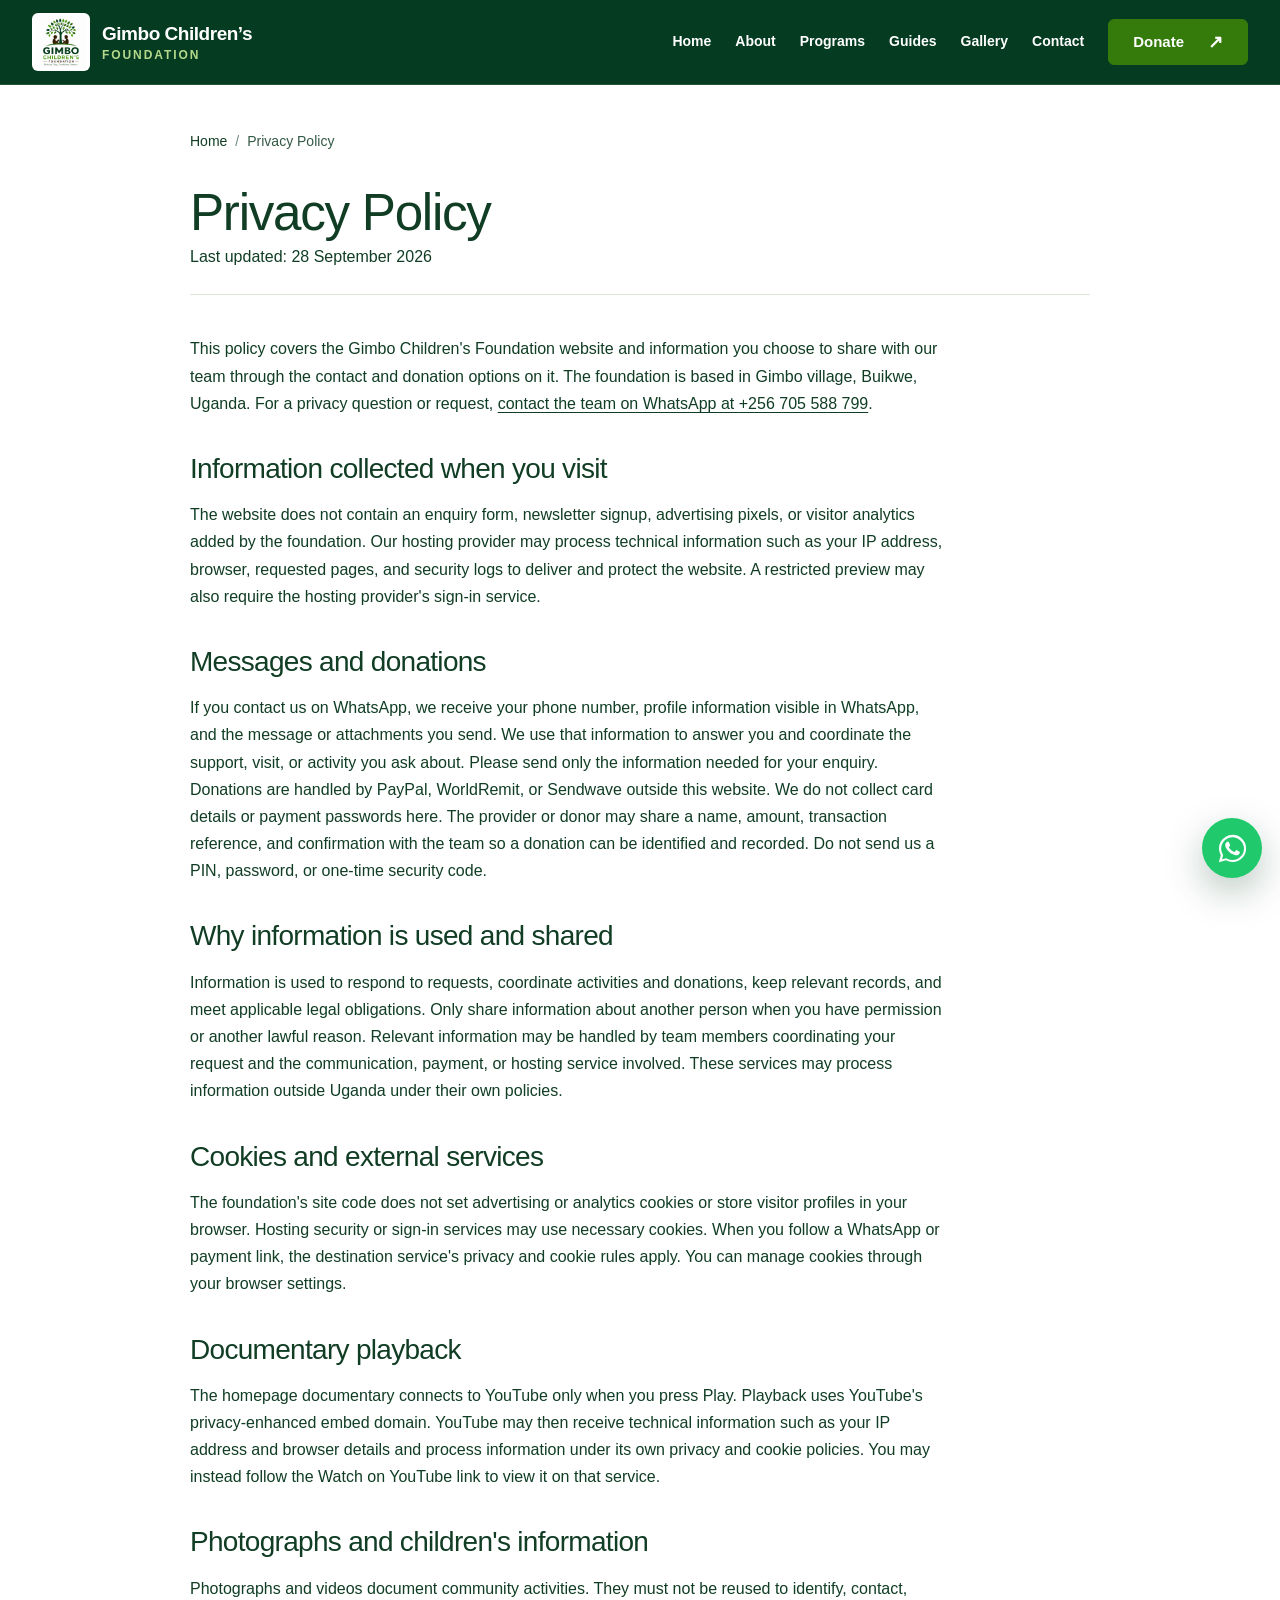
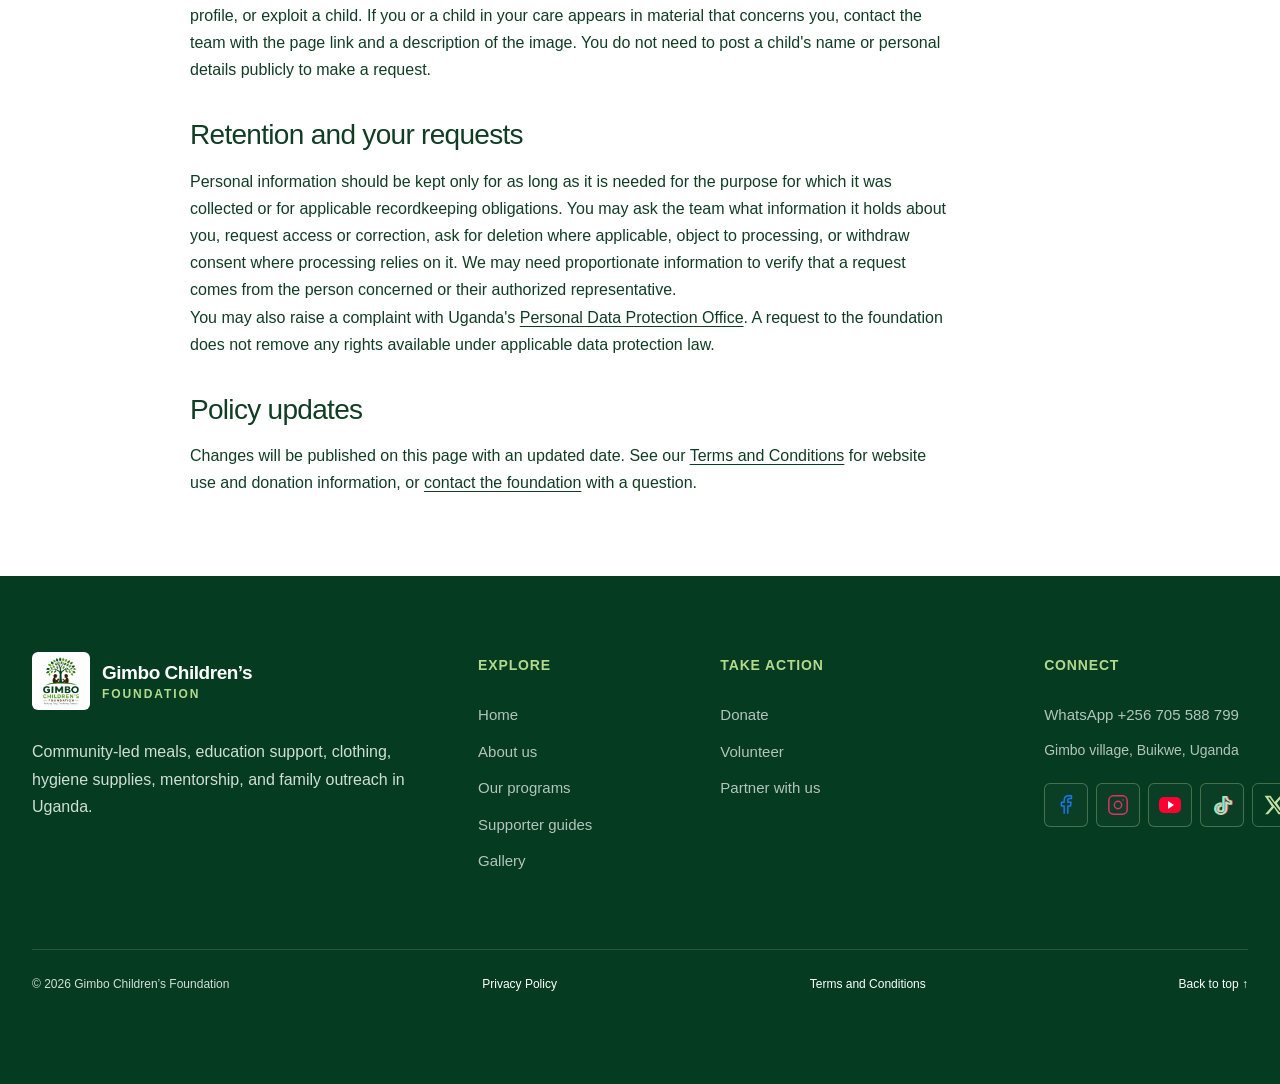
<file: privacy/index.html>
<!DOCTYPE html><html lang="en"><head><meta charSet="utf-8"/><meta name="viewport" content="width=device-width, initial-scale=1"/><link rel="preload" href="../media/gimbo-logo.jpeg" as="image"/><link rel="stylesheet" href="../_next/static/css/index.CWdldiJd.css" data-rsc-css-href="../_next/static/css/index.CWdldiJd.css" data-precedence="vite-rsc/importer-resources"/><title>Privacy Policy | Gimbo Children&#x27;s Foundation</title><meta name="description" content="How Gimbo Children&#x27;s Foundation handles website visits, WhatsApp enquiries, donation information, and requests about photographs or personal data."/><meta name="keywords" content="children&#x27;s foundation Uganda,child welfare Buikwe,education support Uganda,community outreach Uganda,donate to children Uganda"/><meta name="category" content="Nonprofit organization"/><meta name="robots" content="index, follow"/><meta property="og:title" content="Privacy Policy | Gimbo Children&#x27;s Foundation"/><meta property="og:description" content="How Gimbo Children&#x27;s Foundation handles website visits, WhatsApp enquiries, donation information, and requests about photographs or personal data."/><meta property="og:url" content="https://maverick745.github.io/Gimbo-children/privacy"/><meta property="og:site_name" content="Gimbo Children&#x27;s Foundation"/><meta property="og:type" content="website"/><meta property="og:image" content="https://maverick745.github.io/Gimbo-children/og.jpg"/><meta property="og:image:width" content="1200"/><meta property="og:image:height" content="630"/><meta property="og:image:alt" content="Gimbo Children&#x27;s Foundation: supporting children in Uganda"/><meta name="twitter:card" content="summary_large_image"/><meta name="twitter:title" content="Privacy Policy | Gimbo Children&#x27;s Foundation"/><meta name="twitter:description" content="How Gimbo Children&#x27;s Foundation handles website visits, WhatsApp enquiries, donation information, and requests about photographs or personal data."/><meta name="twitter:image" content="https://maverick745.github.io/Gimbo-children/og.jpg"/><meta name="twitter:image:width" content="1200"/><meta name="twitter:image:height" content="630"/><meta name="twitter:image:alt" content="Gimbo Children&#x27;s Foundation: supporting children in Uganda"/><link rel="shortcut icon" href="../favicon.png"/><link rel="icon" href="../favicon.png" type="image/png" sizes="64x64"/><link rel="apple-touch-icon" href="../apple-touch-icon.png" type="image/png" sizes="180x180"/><link rel="canonical" href="https://maverick745.github.io/Gimbo-children/privacy"/>
</head><body><script type="application/ld+json">[{"@context":"https://schema.org","@type":["NGO","LocalBusiness"],"@id":"https://maverick745.github.io/Gimbo-children/#organization","name":"Gimbo Children's Foundation","url":"https://maverick745.github.io/Gimbo-children","logo":"https://maverick745.github.io/Gimbo-children/apple-touch-icon.png","image":"https://maverick745.github.io/Gimbo-children/og.jpg","telephone":"+256705588799","description":"Community-led support for vulnerable children and families in Uganda.","address":{"@type":"PostalAddress","addressLocality":"Gimbo village","addressRegion":"Buikwe","addressCountry":"UG"},"contactPoint":{"@type":"ContactPoint","telephone":"+256705588799","contactType":"general enquiries","availableLanguage":"English"}},{"@context":"https://schema.org","@type":"WebSite","name":"Gimbo Children's Foundation","url":"https://maverick745.github.io/Gimbo-children","inLanguage":"en"}]</script><a class="skip-link" href="#main">Skip to content</a><header class="site-header" id="site-top"><div class="shell nav-row"><a class="brand" href="../" aria-label="Gimbo Children&#x27;s Foundation home"><span class="brand-mark"><img src="../media/gimbo-logo.jpeg" alt="Gimbo Children&#x27;s Foundation tree and children logo" width="52" height="52"/></span><span class="brand-copy"><strong>Gimbo Children’s</strong><small>Foundation</small></span></a><nav class="desktop-nav" aria-label="Primary navigation"><a href="../">Home</a><a href="../about">About</a><a href="../programs">Programs</a><a href="../stories">Guides</a><a href="../gallery">Gallery</a><a href="../contact">Contact</a></nav><a class="button button-small header-give" href="../get-involved#school-campaign">Donate <span aria-hidden="true">↗</span></a><div class="mobile-nav-control"><button class="mobile-nav-toggle" type="button" aria-label="Open navigation" aria-expanded="false"><span></span><span></span></button><div class="mobile-nav-layer " aria-hidden="true" inert=""><button class="mobile-nav-backdrop" type="button" aria-label="Close navigation" tabindex="-1"></button><div class="mobile-nav-panel" role="dialog" aria-modal="true" aria-label="Site navigation"><div class="mobile-nav-head"><a class="mobile-nav-brand" href="../" aria-label="Gimbo Children&#x27;s Foundation home"><img src="../media/gimbo-logo.jpeg" alt="Gimbo Children&#x27;s Foundation logo" width="44" height="44"/><span>Gimbo Children’s<small>Foundation</small></span></a><button class="mobile-nav-close" type="button" aria-label="Close navigation"><i></i><i></i></button></div><nav aria-label="Mobile navigation"><p class="mobile-nav-group-label">Explore</p><a href="../"><svg class="navigation-icon" width="24" height="24" viewBox="0 0 24 24" fill="none" stroke="currentColor" stroke-width="1.7" stroke-linecap="round" stroke-linejoin="round" aria-hidden="true"><path d="M3 10 12 3l9 7v10a1 1 0 0 1-1 1h-5v-7H9v7H4a1 1 0 0 1-1-1Z"></path></svg><strong>Home</strong></a><a href="../about"><svg class="navigation-icon" width="24" height="24" viewBox="0 0 24 24" fill="none" stroke="currentColor" stroke-width="1.7" stroke-linecap="round" stroke-linejoin="round" aria-hidden="true"><path d="M12 11a4 4 0 1 0 0-8 4 4 0 0 0 0 8ZM4 21v-2a8 8 0 0 1 16 0v2"></path></svg><strong>About</strong></a><a href="../programs"><svg class="navigation-icon" width="24" height="24" viewBox="0 0 24 24" fill="none" stroke="currentColor" stroke-width="1.7" stroke-linecap="round" stroke-linejoin="round" aria-hidden="true"><path d="M12 21 3.5 12.5a5.3 5.3 0 0 1 7.5-7.5l1 1 1-1a5.3 5.3 0 0 1 7.5 7.5Z"></path></svg><strong>Programs</strong></a><a href="../stories"><svg class="navigation-icon" width="24" height="24" viewBox="0 0 24 24" fill="none" stroke="currentColor" stroke-width="1.7" stroke-linecap="round" stroke-linejoin="round" aria-hidden="true"><path d="M12 5v16M12 5C9 3 5 3 2 4v16c3-1 7-1 10 1 3-2 7-2 10-1V4c-3-1-7-1-10 1Z"></path></svg><strong>Guides</strong></a><a href="../gallery"><svg class="navigation-icon" width="24" height="24" viewBox="0 0 24 24" fill="none" stroke="currentColor" stroke-width="1.7" stroke-linecap="round" stroke-linejoin="round" aria-hidden="true"><path d="M3 3h18v18H3ZM3 16l5-5 5 5 3-3 5 5M15 7h.01"></path></svg><strong>Gallery</strong></a></nav><div class="mobile-nav-connect"><p class="mobile-nav-group-label">Connect &amp; support</p><a class="mobile-nav-contact-link" href="../contact"><svg class="navigation-icon" width="24" height="24" viewBox="0 0 24 24" fill="none" stroke="currentColor" stroke-width="1.7" stroke-linecap="round" stroke-linejoin="round" aria-hidden="true"><path d="M5 3h4l2 5-3 2a16 16 0 0 0 6 6l2-3 5 2v4a2 2 0 0 1-2 2A18 18 0 0 1 3 5a2 2 0 0 1 2-2Z"></path></svg><strong>Contact us</strong></a><a class="mobile-nav-action" href="../get-involved#payment-methods"><svg class="navigation-icon" width="24" height="24" viewBox="0 0 24 24" fill="none" stroke="currentColor" stroke-width="1.7" stroke-linecap="round" stroke-linejoin="round" aria-hidden="true"><path d="M3 8h18v4H3ZM5 12v9h14v-9M12 8v13M12 8H8a3 3 0 1 1 3-3l1 3Zm0 0h4a3 3 0 1 0-3-3l-1 3Z"></path></svg><strong>Donate</strong></a></div><div class="mobile-nav-contact"><span>Gimbo village, Buikwe, Uganda</span></div></div></div></div></div></header><main id="main" class="legal-page"><div class="shell"><nav class="breadcrumbs" aria-label="Breadcrumb"><ol><li><a href="../">Home</a></li><li><span aria-current="page">Privacy Policy</span></li></ol></nav><script type="application/ld+json">{"@context":"https://schema.org","@type":"BreadcrumbList","itemListElement":[{"@type":"ListItem","position":1,"name":"Home","item":"https://maverick745.github.io/Gimbo-children/"},{"@type":"ListItem","position":2,"name":"Privacy Policy","item":"https://maverick745.github.io/Gimbo-children/privacy"}]}</script><header id="top"><h1>Privacy Policy</h1><p>Last updated: 28 September 2026</p></header><div class="legal-copy"><p>This policy covers the Gimbo Children&#x27;s Foundation website and information you choose to share with our team through the contact and donation options on it. The foundation is based in Gimbo village, Buikwe, Uganda. For a privacy question or request, <a href="https://wa.me/256705588799?text=Hello%20Gimbo%20Children%27s%20Foundation%2C%20I%20have%20a%20privacy%20request.">contact the team on WhatsApp at <!-- -->+256 705 588 799</a>.</p><h2>Information collected when you visit</h2><p>The website does not contain an enquiry form, newsletter signup, advertising pixels, or visitor analytics added by the foundation. Our hosting provider may process technical information such as your IP address, browser, requested pages, and security logs to deliver and protect the website. A restricted preview may also require the hosting provider&#x27;s sign-in service.</p><h2>Messages and donations</h2><p>If you contact us on WhatsApp, we receive your phone number, profile information visible in WhatsApp, and the message or attachments you send. We use that information to answer you and coordinate the support, visit, or activity you ask about. Please send only the information needed for your enquiry.</p><p>Donations are handled by PayPal, WorldRemit, or Sendwave outside this website. We do not collect card details or payment passwords here. The provider or donor may share a name, amount, transaction reference, and confirmation with the team so a donation can be identified and recorded. Do not send us a PIN, password, or one-time security code.</p><h2>Why information is used and shared</h2><p>Information is used to respond to requests, coordinate activities and donations, keep relevant records, and meet applicable legal obligations. Only share information about another person when you have permission or another lawful reason. Relevant information may be handled by team members coordinating your request and the communication, payment, or hosting service involved. These services may process information outside Uganda under their own policies.</p><h2>Cookies and external services</h2><p>The foundation&#x27;s site code does not set advertising or analytics cookies or store visitor profiles in your browser. Hosting security or sign-in services may use necessary cookies. When you follow a WhatsApp or payment link, the destination service&#x27;s privacy and cookie rules apply. You can manage cookies through your browser settings.</p><h2>Documentary playback</h2><p>The homepage documentary connects to YouTube only when you press Play. Playback uses YouTube&#x27;s privacy-enhanced embed domain. YouTube may then receive technical information such as your IP address and browser details and process information under its own privacy and cookie policies. You may instead follow the Watch on YouTube link to view it on that service.</p><h2>Photographs and children&#x27;s information</h2><p>Photographs and videos document community activities. They must not be reused to identify, contact, profile, or exploit a child. If you or a child in your care appears in material that concerns you, contact the team with the page link and a description of the image. You do not need to post a child&#x27;s name or personal details publicly to make a request.</p><h2>Retention and your requests</h2><p>Personal information should be kept only for as long as it is needed for the purpose for which it was collected or for applicable recordkeeping obligations. You may ask the team what information it holds about you, request access or correction, ask for deletion where applicable, object to processing, or withdraw consent where processing relies on it. We may need proportionate information to verify that a request comes from the person concerned or their authorized representative.</p><p>You may also raise a complaint with Uganda&#x27;s <a href="https://www.pdpo.go.ug/">Personal Data Protection Office</a>. A request to the foundation does not remove any rights available under applicable data protection law.</p><h2>Policy updates</h2><p>Changes will be published on this page with an updated date. See our <a href="../terms">Terms and Conditions</a> for website use and donation information, or <a href="../contact">contact the foundation</a> with a question.</p></div></div></main><footer class="site-footer"><div class="shell footer-grid"><div class="footer-brand"><a class="brand footer-logo" href="../" aria-label="Gimbo Children&#x27;s Foundation home"><span class="brand-mark"><img src="../media/gimbo-logo.jpeg" alt="Gimbo Children&#x27;s Foundation tree and children logo" width="52" height="52" loading="lazy"/></span><span class="brand-copy"><strong>Gimbo Children’s</strong><small>Foundation</small></span></a><p>Community-led meals, education support, clothing, hygiene supplies, mentorship, and family outreach in Uganda.</p></div><div><h3>Explore</h3><a href="../">Home</a><a href="../about">About us</a><a href="../programs">Our programs</a><a href="../stories">Supporter guides</a><a href="../gallery">Gallery</a></div><div><h3>Take action</h3><a href="../get-involved#school-campaign">Donate</a><a href="../contact#volunteer">Volunteer</a><a href="../contact#partner">Partner with us</a></div><div><h3>Connect</h3><a href="https://wa.me/256705588799?text=Hello%20Gimbo%20Children%27s%20Foundation">WhatsApp <!-- -->+256 705 588 799</a><span>Gimbo village, Buikwe, Uganda</span><div class="social-links"><div class="social-icons" aria-label="Social media"><a data-platform="facebook" href="https://www.facebook.com/people/Gimbo-Childrens-Foundation/61595133593033/" aria-label="Gimbo Children&#x27;s Foundation on Facebook" target="_blank" rel="noopener noreferrer"><svg viewBox="0 0 24 24" width="22" height="22" fill="none" stroke="currentColor" stroke-width="1.6" stroke-linecap="round" stroke-linejoin="round" aria-hidden="true"><path d="M14 21v-8h3l.5-4H14V7c0-1 .5-2 2-2h2V2h-3c-3 0-5 2-5 5v2H7v4h3v8"></path></svg></a><a data-platform="instagram" href="https://www.instagram.com/gimbochildrensfoundation/" aria-label="Gimbo Children&#x27;s Foundation on Instagram" target="_blank" rel="noopener noreferrer"><svg viewBox="0 0 24 24" width="22" height="22" fill="none" stroke="currentColor" stroke-width="1.6" stroke-linecap="round" stroke-linejoin="round" aria-hidden="true"><path d="M7 2h10a5 5 0 0 1 5 5v10a5 5 0 0 1-5 5H7a5 5 0 0 1-5-5V7a5 5 0 0 1 5-5ZM16 12a4 4 0 1 1-8 0 4 4 0 0 1 8 0ZM17.5 6.5h.01"></path></svg></a><a data-platform="youtube" href="https://www.youtube.com/@gimbochildrensfoundation" aria-label="Gimbo Children&#x27;s Foundation on YouTube" target="_blank" rel="noopener noreferrer"><svg viewBox="0 0 24 24" width="24" height="24" aria-hidden="true"><rect x="1" y="4" width="22" height="16" rx="5" fill="#ff0033"></rect><path d="m10 8 6 4-6 4Z" fill="white"></path></svg></a><a data-platform="tiktok" href="https://www.tiktok.com/@gimbochildrensfoundation" aria-label="Gimbo Children&#x27;s Foundation on TikTok" target="_blank" rel="noopener noreferrer"><svg viewBox="0 0 24 24" width="22" height="22" fill="none" stroke="currentColor" stroke-width="1.6" stroke-linecap="round" stroke-linejoin="round" aria-hidden="true"><path d="M14 3h3a6 6 0 0 0 5 5v3a9 9 0 0 1-5-2v7a6 6 0 1 1-6-6v3a3 3 0 1 0 3 3Z"></path></svg></a><a data-platform="x" href="https://x.com/mugoyaedrine08" aria-label="Gimbo Children&#x27;s Foundation on X" target="_blank" rel="noopener noreferrer"><svg viewBox="0 0 24 24" width="22" height="22" fill="currentColor" aria-hidden="true"><path d="M18.9 2H22l-6.8 7.8L23.2 22h-6.3L12 14.6 5.5 22H2.3l7.3-8.5L1.8 2h6.5l4.5 6.8L18.9 2Zm-1.1 18h1.7L7.3 3.9H5.5L17.8 20Z"></path></svg></a></div></div></div></div><div class="shell footer-bottom"><span>© 2026 Gimbo Children’s Foundation</span><a href="../privacy">Privacy Policy</a><a href="../terms">Terms and Conditions</a><a href="#site-top">Back to top ↑</a></div></footer><a class="floating-whatsapp" href="https://wa.me/256705588799?text=Hello%20Gimbo%20Children%27s%20Foundation%2C%20I%20would%20like%20to%20learn%20more." aria-label="Chat with Gimbo Children&#x27;s Foundation on WhatsApp"><svg aria-hidden="true" viewBox="0 0 24 24"><path d="M17.47 14.38c-.3-.15-1.76-.87-2.03-.97-.27-.1-.47-.15-.67.15-.2.3-.77.97-.94 1.17-.17.2-.35.22-.65.07-.3-.15-1.26-.46-2.4-1.48-.89-.79-1.49-1.77-1.66-2.07-.17-.3-.02-.46.13-.61.13-.13.3-.35.45-.52.15-.17.2-.3.3-.5.1-.2.05-.37-.02-.52-.08-.15-.67-1.61-.91-2.2-.24-.58-.49-.5-.67-.51h-.57c-.2 0-.52.07-.79.37-.27.3-1.04 1.02-1.04 2.48s1.07 2.88 1.21 3.08c.15.2 2.1 3.2 5.08 4.49.71.31 1.26.49 1.69.63.71.23 1.36.19 1.87.12.57-.09 1.76-.72 2.01-1.41.25-.7.25-1.3.17-1.42-.07-.13-.27-.2-.57-.35M12.04 21.5h-.01a9.38 9.38 0 0 1-4.78-1.31l-.34-.2-3.55.93.95-3.46-.22-.36A9.42 9.42 0 1 1 12.04 21.5m8.02-17.46A11.27 11.27 0 0 0 12.05.72 11.21 11.21 0 0 0 2.3 17.5L.7 23.28l5.92-1.55a11.22 11.22 0 0 0 5.42 1.38h.01A11.22 11.22 0 0 0 23.28 11.9c0-3-1.14-5.8-3.22-7.86"></path></svg><small>WhatsApp</small></a><script src="../static-site.js" defer></script></body></html>
</file>
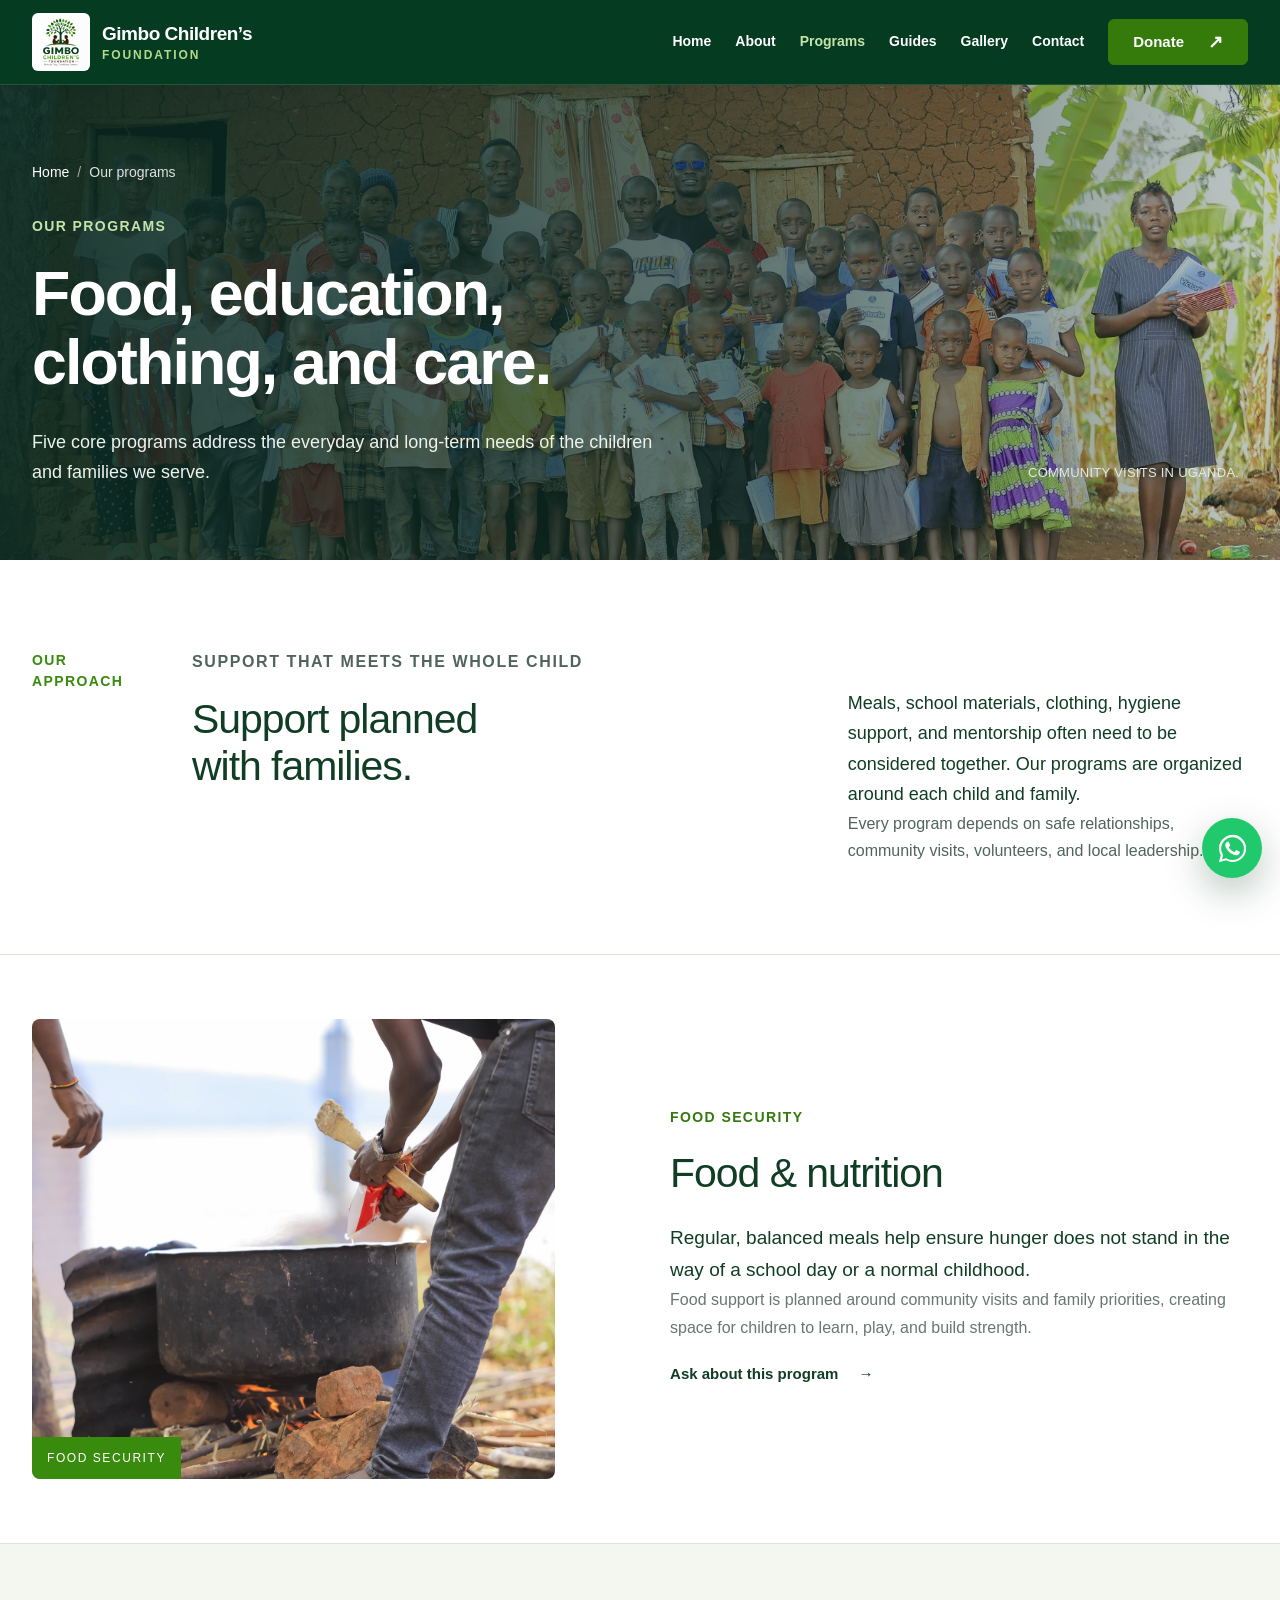
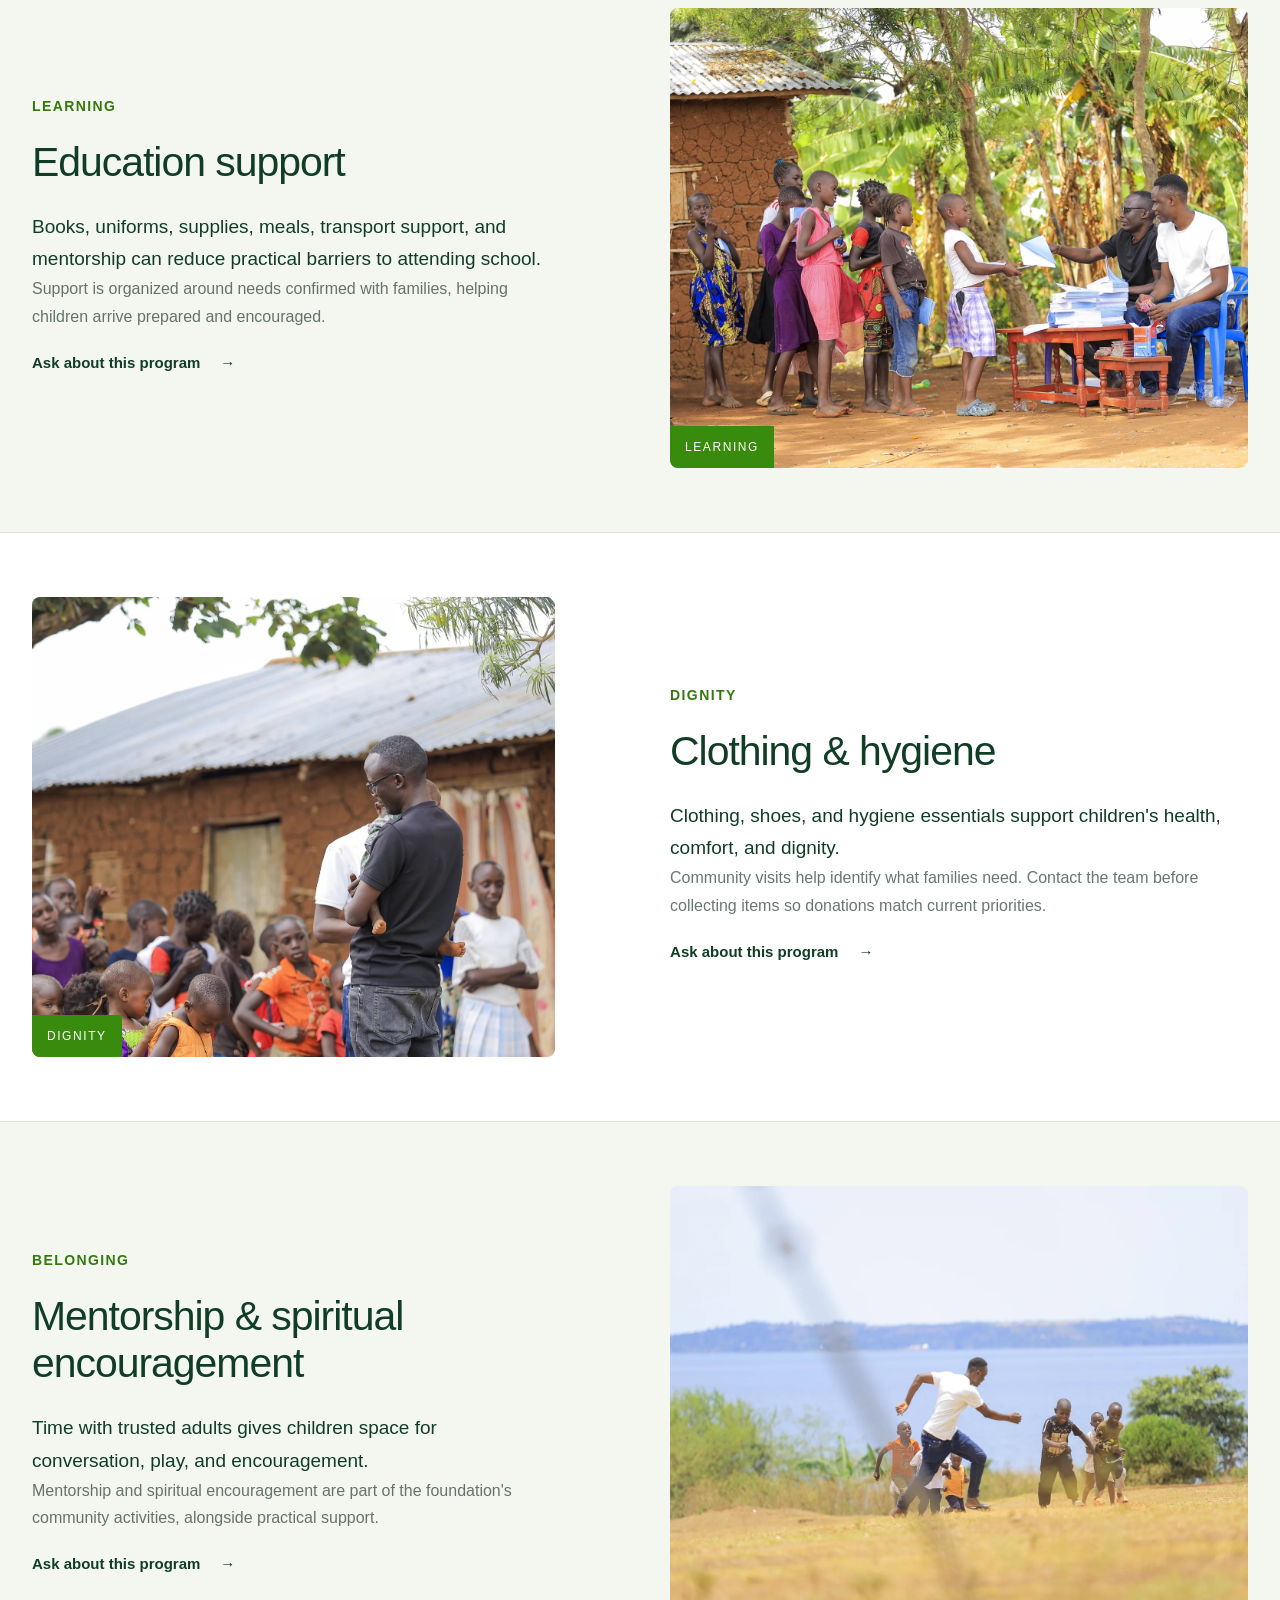
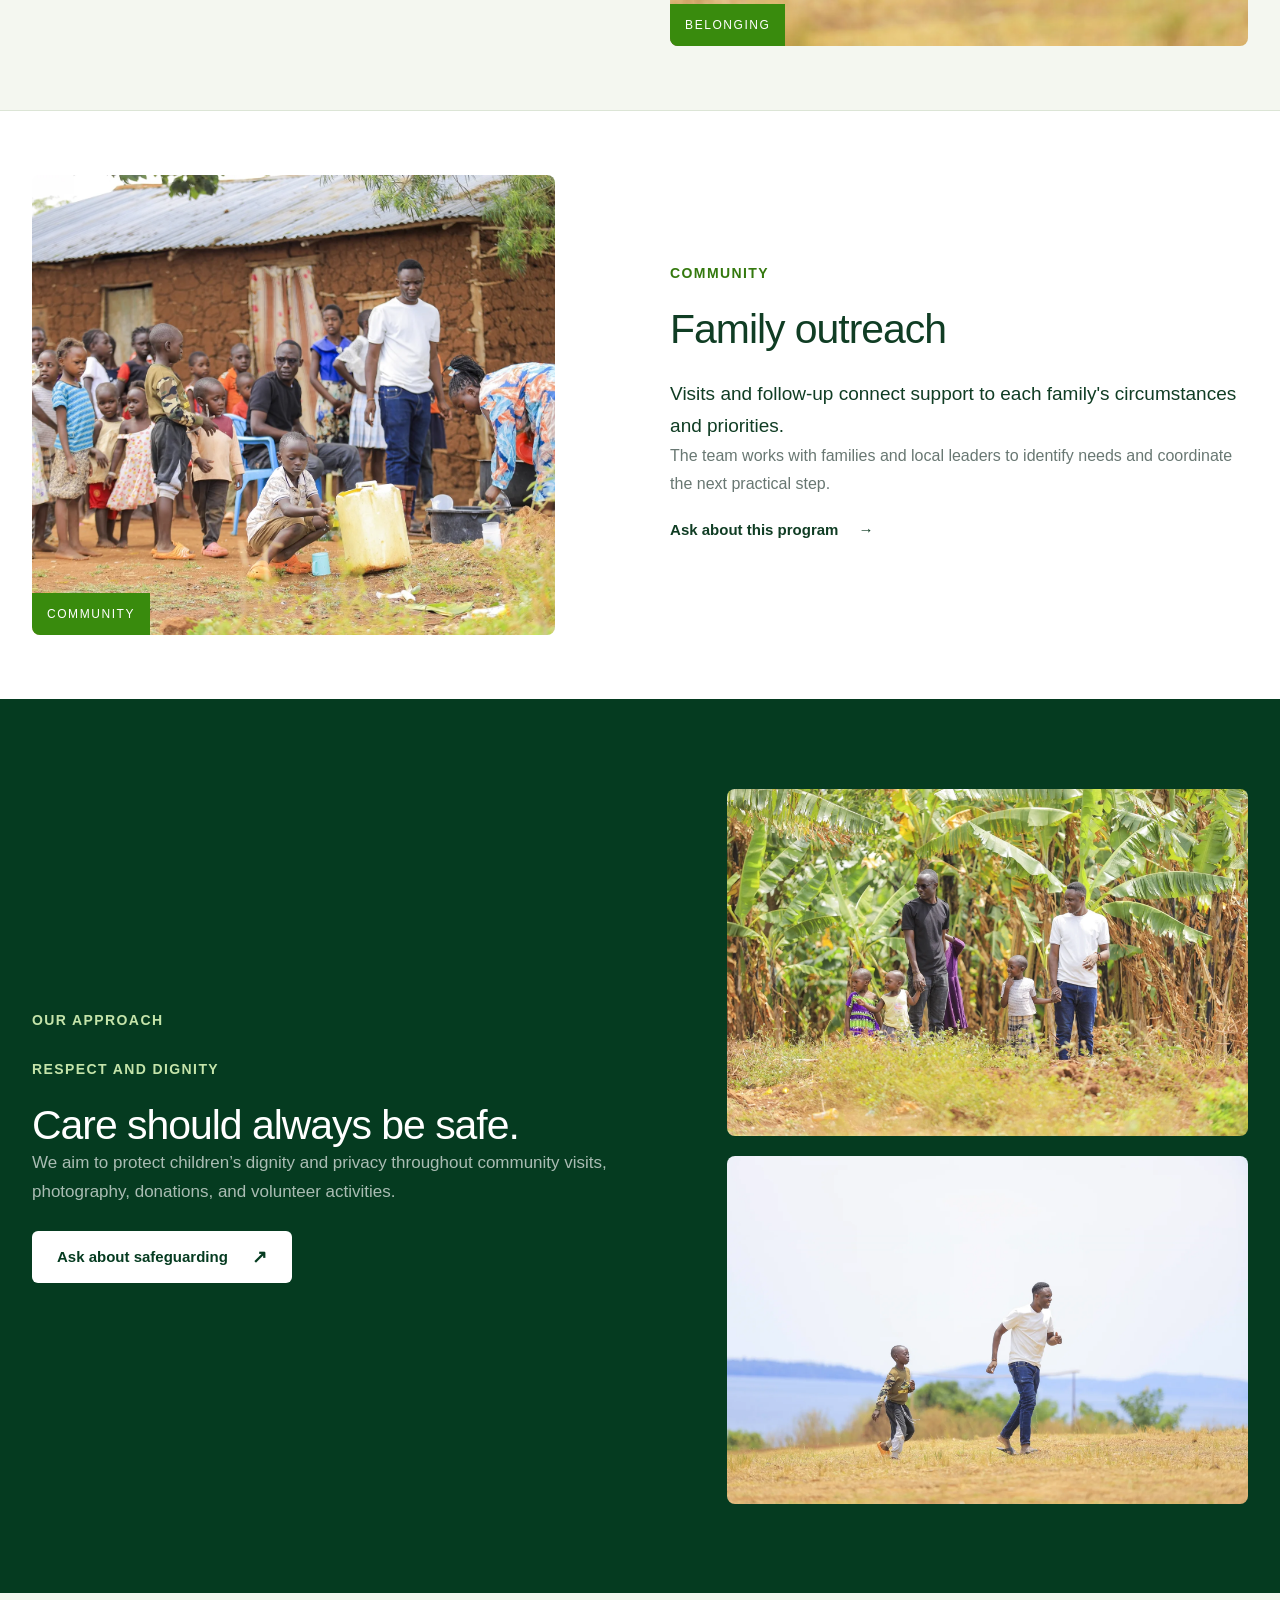
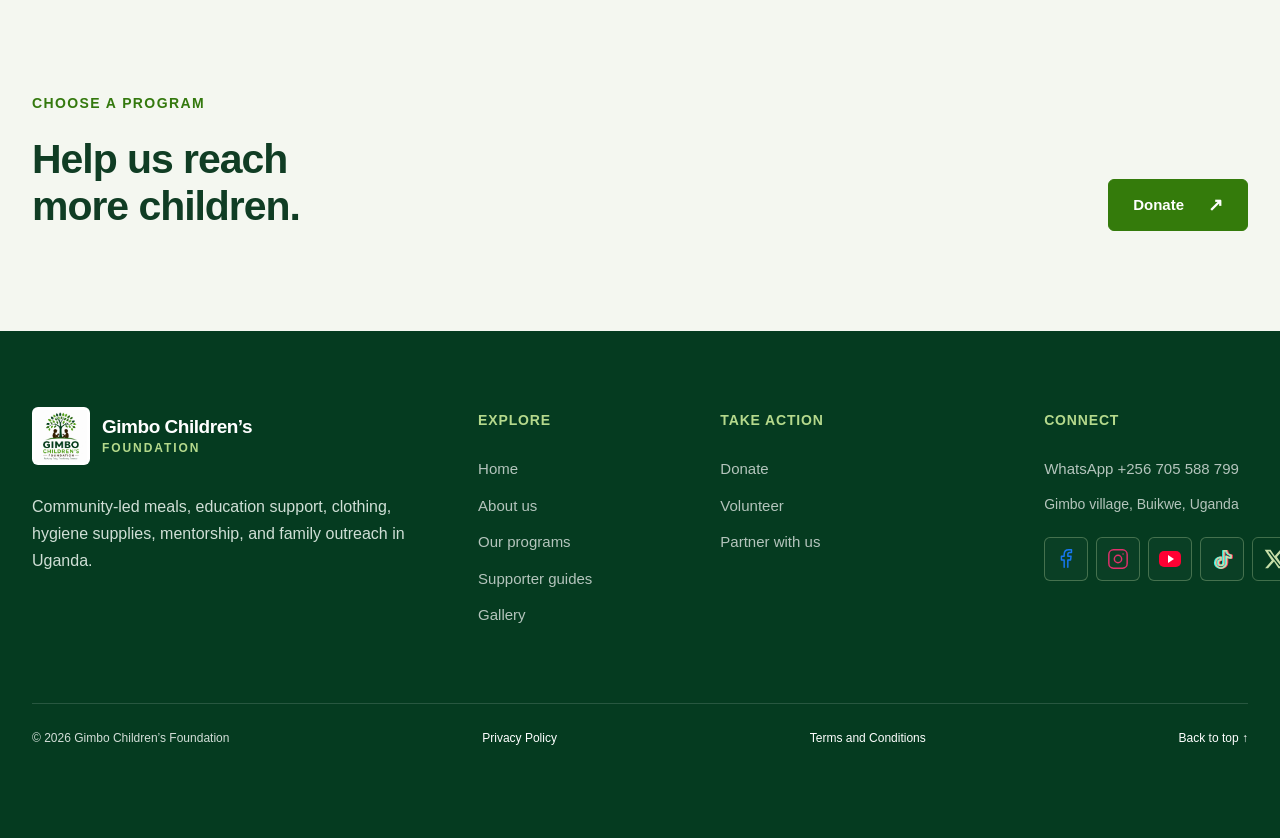
<file: programs/index.html>
<!DOCTYPE html><html lang="en"><head><meta charSet="utf-8"/><meta name="viewport" content="width=device-width, initial-scale=1"/><link rel="preload" href="../media/gimbo-logo.jpeg" as="image"/><link rel="stylesheet" href="../_next/static/css/index.CWdldiJd.css" data-rsc-css-href="../_next/static/css/index.CWdldiJd.css" data-precedence="vite-rsc/importer-resources"/><title>Our Programs | Gimbo Children&#x27;s Foundation</title><meta name="description" content="Explore five connected programs supporting the nourishment, education, health, dignity, and belonging of children in Uganda."/><meta name="keywords" content="children&#x27;s foundation Uganda,child welfare Buikwe,education support Uganda,community outreach Uganda,donate to children Uganda"/><meta name="category" content="Nonprofit organization"/><meta name="robots" content="index, follow"/><meta property="og:title" content="Our Programs | Gimbo Children&#x27;s Foundation"/><meta property="og:description" content="Explore five connected programs supporting the nourishment, education, health, dignity, and belonging of children in Uganda."/><meta property="og:url" content="https://maverick745.github.io/Gimbo-children/programs"/><meta property="og:site_name" content="Gimbo Children&#x27;s Foundation"/><meta property="og:type" content="website"/><meta property="og:image" content="https://maverick745.github.io/Gimbo-children/og.jpg"/><meta property="og:image:width" content="1200"/><meta property="og:image:height" content="630"/><meta property="og:image:alt" content="Gimbo Children&#x27;s Foundation: supporting children in Uganda"/><meta name="twitter:card" content="summary_large_image"/><meta name="twitter:title" content="Our Programs | Gimbo Children&#x27;s Foundation"/><meta name="twitter:description" content="Explore five connected programs supporting the nourishment, education, health, dignity, and belonging of children in Uganda."/><meta name="twitter:image" content="https://maverick745.github.io/Gimbo-children/og.jpg"/><meta name="twitter:image:width" content="1200"/><meta name="twitter:image:height" content="630"/><meta name="twitter:image:alt" content="Gimbo Children&#x27;s Foundation: supporting children in Uganda"/><link rel="shortcut icon" href="../favicon.png"/><link rel="icon" href="../favicon.png" type="image/png" sizes="64x64"/><link rel="apple-touch-icon" href="../apple-touch-icon.png" type="image/png" sizes="180x180"/><link rel="canonical" href="https://maverick745.github.io/Gimbo-children/programs"/>
</head><body><script type="application/ld+json">[{"@context":"https://schema.org","@type":["NGO","LocalBusiness"],"@id":"https://maverick745.github.io/Gimbo-children/#organization","name":"Gimbo Children's Foundation","url":"https://maverick745.github.io/Gimbo-children","logo":"https://maverick745.github.io/Gimbo-children/apple-touch-icon.png","image":"https://maverick745.github.io/Gimbo-children/og.jpg","telephone":"+256705588799","description":"Community-led support for vulnerable children and families in Uganda.","address":{"@type":"PostalAddress","addressLocality":"Gimbo village","addressRegion":"Buikwe","addressCountry":"UG"},"contactPoint":{"@type":"ContactPoint","telephone":"+256705588799","contactType":"general enquiries","availableLanguage":"English"}},{"@context":"https://schema.org","@type":"WebSite","name":"Gimbo Children's Foundation","url":"https://maverick745.github.io/Gimbo-children","inLanguage":"en"}]</script><a class="skip-link" href="#main">Skip to content</a><header class="site-header" id="site-top"><div class="shell nav-row"><a class="brand" href="../" aria-label="Gimbo Children&#x27;s Foundation home"><span class="brand-mark"><img src="../media/gimbo-logo.jpeg" alt="Gimbo Children&#x27;s Foundation tree and children logo" width="52" height="52"/></span><span class="brand-copy"><strong>Gimbo Children’s</strong><small>Foundation</small></span></a><nav class="desktop-nav" aria-label="Primary navigation"><a href="../">Home</a><a href="../about">About</a><a href="../programs" aria-current="page">Programs</a><a href="../stories">Guides</a><a href="../gallery">Gallery</a><a href="../contact">Contact</a></nav><a class="button button-small header-give" href="../get-involved#school-campaign">Donate <span aria-hidden="true">↗</span></a><div class="mobile-nav-control"><button class="mobile-nav-toggle" type="button" aria-label="Open navigation" aria-expanded="false"><span></span><span></span></button><div class="mobile-nav-layer " aria-hidden="true" inert=""><button class="mobile-nav-backdrop" type="button" aria-label="Close navigation" tabindex="-1"></button><div class="mobile-nav-panel" role="dialog" aria-modal="true" aria-label="Site navigation"><div class="mobile-nav-head"><a class="mobile-nav-brand" href="../" aria-label="Gimbo Children&#x27;s Foundation home"><img src="../media/gimbo-logo.jpeg" alt="Gimbo Children&#x27;s Foundation logo" width="44" height="44"/><span>Gimbo Children’s<small>Foundation</small></span></a><button class="mobile-nav-close" type="button" aria-label="Close navigation"><i></i><i></i></button></div><nav aria-label="Mobile navigation"><p class="mobile-nav-group-label">Explore</p><a href="../"><svg class="navigation-icon" width="24" height="24" viewBox="0 0 24 24" fill="none" stroke="currentColor" stroke-width="1.7" stroke-linecap="round" stroke-linejoin="round" aria-hidden="true"><path d="M3 10 12 3l9 7v10a1 1 0 0 1-1 1h-5v-7H9v7H4a1 1 0 0 1-1-1Z"></path></svg><strong>Home</strong></a><a href="../about"><svg class="navigation-icon" width="24" height="24" viewBox="0 0 24 24" fill="none" stroke="currentColor" stroke-width="1.7" stroke-linecap="round" stroke-linejoin="round" aria-hidden="true"><path d="M12 11a4 4 0 1 0 0-8 4 4 0 0 0 0 8ZM4 21v-2a8 8 0 0 1 16 0v2"></path></svg><strong>About</strong></a><a href="../programs" aria-current="page"><svg class="navigation-icon" width="24" height="24" viewBox="0 0 24 24" fill="none" stroke="currentColor" stroke-width="1.7" stroke-linecap="round" stroke-linejoin="round" aria-hidden="true"><path d="M12 21 3.5 12.5a5.3 5.3 0 0 1 7.5-7.5l1 1 1-1a5.3 5.3 0 0 1 7.5 7.5Z"></path></svg><strong>Programs</strong></a><a href="../stories"><svg class="navigation-icon" width="24" height="24" viewBox="0 0 24 24" fill="none" stroke="currentColor" stroke-width="1.7" stroke-linecap="round" stroke-linejoin="round" aria-hidden="true"><path d="M12 5v16M12 5C9 3 5 3 2 4v16c3-1 7-1 10 1 3-2 7-2 10-1V4c-3-1-7-1-10 1Z"></path></svg><strong>Guides</strong></a><a href="../gallery"><svg class="navigation-icon" width="24" height="24" viewBox="0 0 24 24" fill="none" stroke="currentColor" stroke-width="1.7" stroke-linecap="round" stroke-linejoin="round" aria-hidden="true"><path d="M3 3h18v18H3ZM3 16l5-5 5 5 3-3 5 5M15 7h.01"></path></svg><strong>Gallery</strong></a></nav><div class="mobile-nav-connect"><p class="mobile-nav-group-label">Connect &amp; support</p><a class="mobile-nav-contact-link" href="../contact"><svg class="navigation-icon" width="24" height="24" viewBox="0 0 24 24" fill="none" stroke="currentColor" stroke-width="1.7" stroke-linecap="round" stroke-linejoin="round" aria-hidden="true"><path d="M5 3h4l2 5-3 2a16 16 0 0 0 6 6l2-3 5 2v4a2 2 0 0 1-2 2A18 18 0 0 1 3 5a2 2 0 0 1 2-2Z"></path></svg><strong>Contact us</strong></a><a class="mobile-nav-action" href="../get-involved#payment-methods"><svg class="navigation-icon" width="24" height="24" viewBox="0 0 24 24" fill="none" stroke="currentColor" stroke-width="1.7" stroke-linecap="round" stroke-linejoin="round" aria-hidden="true"><path d="M3 8h18v4H3ZM5 12v9h14v-9M12 8v13M12 8H8a3 3 0 1 1 3-3l1 3Zm0 0h4a3 3 0 1 0-3-3l-1 3Z"></path></svg><strong>Donate</strong></a></div><div class="mobile-nav-contact"><span>Gimbo village, Buikwe, Uganda</span></div></div></div></div></div></header><main id="main"><section class="page-hero" id="top"><img class="page-hero-image" src="../media/7TK_7049.webp" alt="Children holding exercise books and pencils with the foundation team outside a home" fetchPriority="high" decoding="async"/><div class="page-hero-shade"></div><div class="shell page-hero-inner"><div><nav class="breadcrumbs" aria-label="Breadcrumb"><ol><li><a href="../">Home</a></li><li><span aria-current="page">Our programs</span></li></ol></nav><script type="application/ld+json">{"@context":"https://schema.org","@type":"BreadcrumbList","itemListElement":[{"@type":"ListItem","position":1,"name":"Home","item":"https://maverick745.github.io/Gimbo-children/"},{"@type":"ListItem","position":2,"name":"Our programs","item":"https://maverick745.github.io/Gimbo-children/programs"}]}</script><p class="eyebrow light">Our programs</p><h1>Food, education, clothing, and care.</h1><p class="page-hero-lede">Five core programs address the everyday and long-term needs of the children and families we serve.</p></div><p class="page-hero-note">Community visits in Uganda.</p></div></section><section class="sub-intro section"><div class="shell sub-intro-grid"><div class="section-label"><span>Our approach</span></div><div><p class="eyebrow">Support that meets the whole child</p><h2>Support planned<br/>with families.</h2></div><div class="sub-intro-copy"><p>Meals, school materials, clothing, hygiene support, and mentorship often need to be considered together. Our programs are organized around each child and family.</p><p>Every program depends on safe relationships, community visits, volunteers, and local leadership.</p></div></div></section><section class="program-detail-list"><article class="program-detail" id="program-01"><div class="shell program-detail-grid"><div class="program-detail-image"><img src="../media/7TK_6303.webp" alt="Team members preparing a meal in a large outdoor cooking pot" loading="lazy" decoding="async"/><span>Food security</span></div><div class="program-detail-copy"><span class="detail-number">01</span><p class="eyebrow">Food security</p><h2>Food &amp; nutrition</h2><p class="detail-intro">Regular, balanced meals help ensure hunger does not stand in the way of a school day or a normal childhood.</p><p>Food support is planned around community visits and family priorities, creating space for children to learn, play, and build strength.</p><a class="text-link" href="https://wa.me/256705588799?text=Hello%20Gimbo%20Children%27s%20Foundation%2C%20I%20would%20like%20to%20ask%20about%20supporting%20Food%20%26%20nutrition.">Ask about this program <span>→</span></a></div><span class="program-index">0<!-- -->1<!-- --> / 05</span></div></article><article class="program-detail" id="program-02"><div class="shell program-detail-grid"><div class="program-detail-image"><img src="../media/7TK_6969.webp" alt="Children collecting exercise books from foundation team members at an outdoor table" loading="lazy" decoding="async"/><span>Learning</span></div><div class="program-detail-copy"><span class="detail-number">02</span><p class="eyebrow">Learning</p><h2>Education support</h2><p class="detail-intro">Books, uniforms, supplies, meals, transport support, and mentorship can reduce practical barriers to attending school.</p><p>Support is organized around needs confirmed with families, helping children arrive prepared and encouraged.</p><a class="text-link" href="https://wa.me/256705588799?text=Hello%20Gimbo%20Children%27s%20Foundation%2C%20I%20would%20like%20to%20ask%20about%20supporting%20Education%20support.">Ask about this program <span>→</span></a></div><span class="program-index">0<!-- -->2<!-- --> / 05</span></div></article><article class="program-detail" id="program-03"><div class="shell program-detail-grid"><div class="program-detail-image"><img src="../media/7TK_6696.webp" alt="A team member holding a young child during a family visit" loading="lazy" decoding="async"/><span>Dignity</span></div><div class="program-detail-copy"><span class="detail-number">03</span><p class="eyebrow">Dignity</p><h2>Clothing &amp; hygiene</h2><p class="detail-intro">Clothing, shoes, and hygiene essentials support children&#x27;s health, comfort, and dignity.</p><p>Community visits help identify what families need. Contact the team before collecting items so donations match current priorities.</p><a class="text-link" href="https://wa.me/256705588799?text=Hello%20Gimbo%20Children%27s%20Foundation%2C%20I%20would%20like%20to%20ask%20about%20supporting%20Clothing%20%26%20hygiene.">Ask about this program <span>→</span></a></div><span class="program-index">0<!-- -->3<!-- --> / 05</span></div></article><article class="program-detail" id="program-04"><div class="shell program-detail-grid"><div class="program-detail-image"><img src="../media/7TK_6428.webp" alt="A foundation team member playing outdoors with children beside the lake" loading="lazy" decoding="async"/><span>Belonging</span></div><div class="program-detail-copy"><span class="detail-number">04</span><p class="eyebrow">Belonging</p><h2>Mentorship &amp; spiritual encouragement</h2><p class="detail-intro">Time with trusted adults gives children space for conversation, play, and encouragement.</p><p>Mentorship and spiritual encouragement are part of the foundation&#x27;s community activities, alongside practical support.</p><a class="text-link" href="https://wa.me/256705588799?text=Hello%20Gimbo%20Children%27s%20Foundation%2C%20I%20would%20like%20to%20ask%20about%20supporting%20Mentorship%20%26%20spiritual%20encouragement.">Ask about this program <span>→</span></a></div><span class="program-index">0<!-- -->4<!-- --> / 05</span></div></article><article class="program-detail" id="program-05"><div class="shell program-detail-grid"><div class="program-detail-image"><img src="../media/7TK_6710.webp" alt="Children and foundation team members gathered in a family courtyard during a visit" loading="lazy" decoding="async"/><span>Community</span></div><div class="program-detail-copy"><span class="detail-number">05</span><p class="eyebrow">Community</p><h2>Family outreach</h2><p class="detail-intro">Visits and follow-up connect support to each family&#x27;s circumstances and priorities.</p><p>The team works with families and local leaders to identify needs and coordinate the next practical step.</p><a class="text-link" href="https://wa.me/256705588799?text=Hello%20Gimbo%20Children%27s%20Foundation%2C%20I%20would%20like%20to%20ask%20about%20supporting%20Family%20outreach.">Ask about this program <span>→</span></a></div><span class="program-index">0<!-- -->5<!-- --> / 05</span></div></article></section><section class="safeguarding section"><div class="shell safeguarding-grid"><div class="safeguarding-copy"><div class="section-label inverse"><span>Our approach</span></div><p class="eyebrow light">Respect and dignity</p><h2>Care should always be safe.</h2><p>We aim to protect children’s dignity and privacy throughout community visits, photography, donations, and volunteer activities.</p><a class="button button-cream" href="https://wa.me/256705588799?text=Hello%20Gimbo%20Children%27s%20Foundation%2C%20I%20would%20like%20to%20ask%20about%20your%20safeguarding%20approach.">Ask about safeguarding <span>↗</span></a></div><div class="safeguarding-images"><img src="../media/7TK_6007.webp" alt="Team members walking with children through banana trees" loading="lazy" decoding="async"/><img src="../media/7TK_6440.webp" alt="A foundation team member and a child running together beside the lake" loading="lazy" decoding="async"/></div></div></section><section class="page-cta light-cta"><div class="shell page-cta-inner"><div><p class="eyebrow">Choose a program</p><h2>Help us reach<br/>more children.</h2></div><a class="button button-coral" href="../get-involved#payment-methods">Donate <span>↗</span></a></div></section></main><footer class="site-footer"><div class="shell footer-grid"><div class="footer-brand"><a class="brand footer-logo" href="../" aria-label="Gimbo Children&#x27;s Foundation home"><span class="brand-mark"><img src="../media/gimbo-logo.jpeg" alt="Gimbo Children&#x27;s Foundation tree and children logo" width="52" height="52" loading="lazy"/></span><span class="brand-copy"><strong>Gimbo Children’s</strong><small>Foundation</small></span></a><p>Community-led meals, education support, clothing, hygiene supplies, mentorship, and family outreach in Uganda.</p></div><div><h3>Explore</h3><a href="../">Home</a><a href="../about">About us</a><a href="../programs">Our programs</a><a href="../stories">Supporter guides</a><a href="../gallery">Gallery</a></div><div><h3>Take action</h3><a href="../get-involved#school-campaign">Donate</a><a href="../contact#volunteer">Volunteer</a><a href="../contact#partner">Partner with us</a></div><div><h3>Connect</h3><a href="https://wa.me/256705588799?text=Hello%20Gimbo%20Children%27s%20Foundation">WhatsApp <!-- -->+256 705 588 799</a><span>Gimbo village, Buikwe, Uganda</span><div class="social-links"><div class="social-icons" aria-label="Social media"><a data-platform="facebook" href="https://www.facebook.com/people/Gimbo-Childrens-Foundation/61595133593033/" aria-label="Gimbo Children&#x27;s Foundation on Facebook" target="_blank" rel="noopener noreferrer"><svg viewBox="0 0 24 24" width="22" height="22" fill="none" stroke="currentColor" stroke-width="1.6" stroke-linecap="round" stroke-linejoin="round" aria-hidden="true"><path d="M14 21v-8h3l.5-4H14V7c0-1 .5-2 2-2h2V2h-3c-3 0-5 2-5 5v2H7v4h3v8"></path></svg></a><a data-platform="instagram" href="https://www.instagram.com/gimbochildrensfoundation/" aria-label="Gimbo Children&#x27;s Foundation on Instagram" target="_blank" rel="noopener noreferrer"><svg viewBox="0 0 24 24" width="22" height="22" fill="none" stroke="currentColor" stroke-width="1.6" stroke-linecap="round" stroke-linejoin="round" aria-hidden="true"><path d="M7 2h10a5 5 0 0 1 5 5v10a5 5 0 0 1-5 5H7a5 5 0 0 1-5-5V7a5 5 0 0 1 5-5ZM16 12a4 4 0 1 1-8 0 4 4 0 0 1 8 0ZM17.5 6.5h.01"></path></svg></a><a data-platform="youtube" href="https://www.youtube.com/@gimbochildrensfoundation" aria-label="Gimbo Children&#x27;s Foundation on YouTube" target="_blank" rel="noopener noreferrer"><svg viewBox="0 0 24 24" width="24" height="24" aria-hidden="true"><rect x="1" y="4" width="22" height="16" rx="5" fill="#ff0033"></rect><path d="m10 8 6 4-6 4Z" fill="white"></path></svg></a><a data-platform="tiktok" href="https://www.tiktok.com/@gimbochildrensfoundation" aria-label="Gimbo Children&#x27;s Foundation on TikTok" target="_blank" rel="noopener noreferrer"><svg viewBox="0 0 24 24" width="22" height="22" fill="none" stroke="currentColor" stroke-width="1.6" stroke-linecap="round" stroke-linejoin="round" aria-hidden="true"><path d="M14 3h3a6 6 0 0 0 5 5v3a9 9 0 0 1-5-2v7a6 6 0 1 1-6-6v3a3 3 0 1 0 3 3Z"></path></svg></a><a data-platform="x" href="https://x.com/mugoyaedrine08" aria-label="Gimbo Children&#x27;s Foundation on X" target="_blank" rel="noopener noreferrer"><svg viewBox="0 0 24 24" width="22" height="22" fill="currentColor" aria-hidden="true"><path d="M18.9 2H22l-6.8 7.8L23.2 22h-6.3L12 14.6 5.5 22H2.3l7.3-8.5L1.8 2h6.5l4.5 6.8L18.9 2Zm-1.1 18h1.7L7.3 3.9H5.5L17.8 20Z"></path></svg></a></div></div></div></div><div class="shell footer-bottom"><span>© 2026 Gimbo Children’s Foundation</span><a href="../privacy">Privacy Policy</a><a href="../terms">Terms and Conditions</a><a href="#site-top">Back to top ↑</a></div></footer><a class="floating-whatsapp" href="https://wa.me/256705588799?text=Hello%20Gimbo%20Children%27s%20Foundation%2C%20I%20would%20like%20to%20learn%20more." aria-label="Chat with Gimbo Children&#x27;s Foundation on WhatsApp"><svg aria-hidden="true" viewBox="0 0 24 24"><path d="M17.47 14.38c-.3-.15-1.76-.87-2.03-.97-.27-.1-.47-.15-.67.15-.2.3-.77.97-.94 1.17-.17.2-.35.22-.65.07-.3-.15-1.26-.46-2.4-1.48-.89-.79-1.49-1.77-1.66-2.07-.17-.3-.02-.46.13-.61.13-.13.3-.35.45-.52.15-.17.2-.3.3-.5.1-.2.05-.37-.02-.52-.08-.15-.67-1.61-.91-2.2-.24-.58-.49-.5-.67-.51h-.57c-.2 0-.52.07-.79.37-.27.3-1.04 1.02-1.04 2.48s1.07 2.88 1.21 3.08c.15.2 2.1 3.2 5.08 4.49.71.31 1.26.49 1.69.63.71.23 1.36.19 1.87.12.57-.09 1.76-.72 2.01-1.41.25-.7.25-1.3.17-1.42-.07-.13-.27-.2-.57-.35M12.04 21.5h-.01a9.38 9.38 0 0 1-4.78-1.31l-.34-.2-3.55.93.95-3.46-.22-.36A9.42 9.42 0 1 1 12.04 21.5m8.02-17.46A11.27 11.27 0 0 0 12.05.72 11.21 11.21 0 0 0 2.3 17.5L.7 23.28l5.92-1.55a11.22 11.22 0 0 0 5.42 1.38h.01A11.22 11.22 0 0 0 23.28 11.9c0-3-1.14-5.8-3.22-7.86"></path></svg><small>WhatsApp</small></a><script src="../static-site.js" defer></script></body></html>
</file>
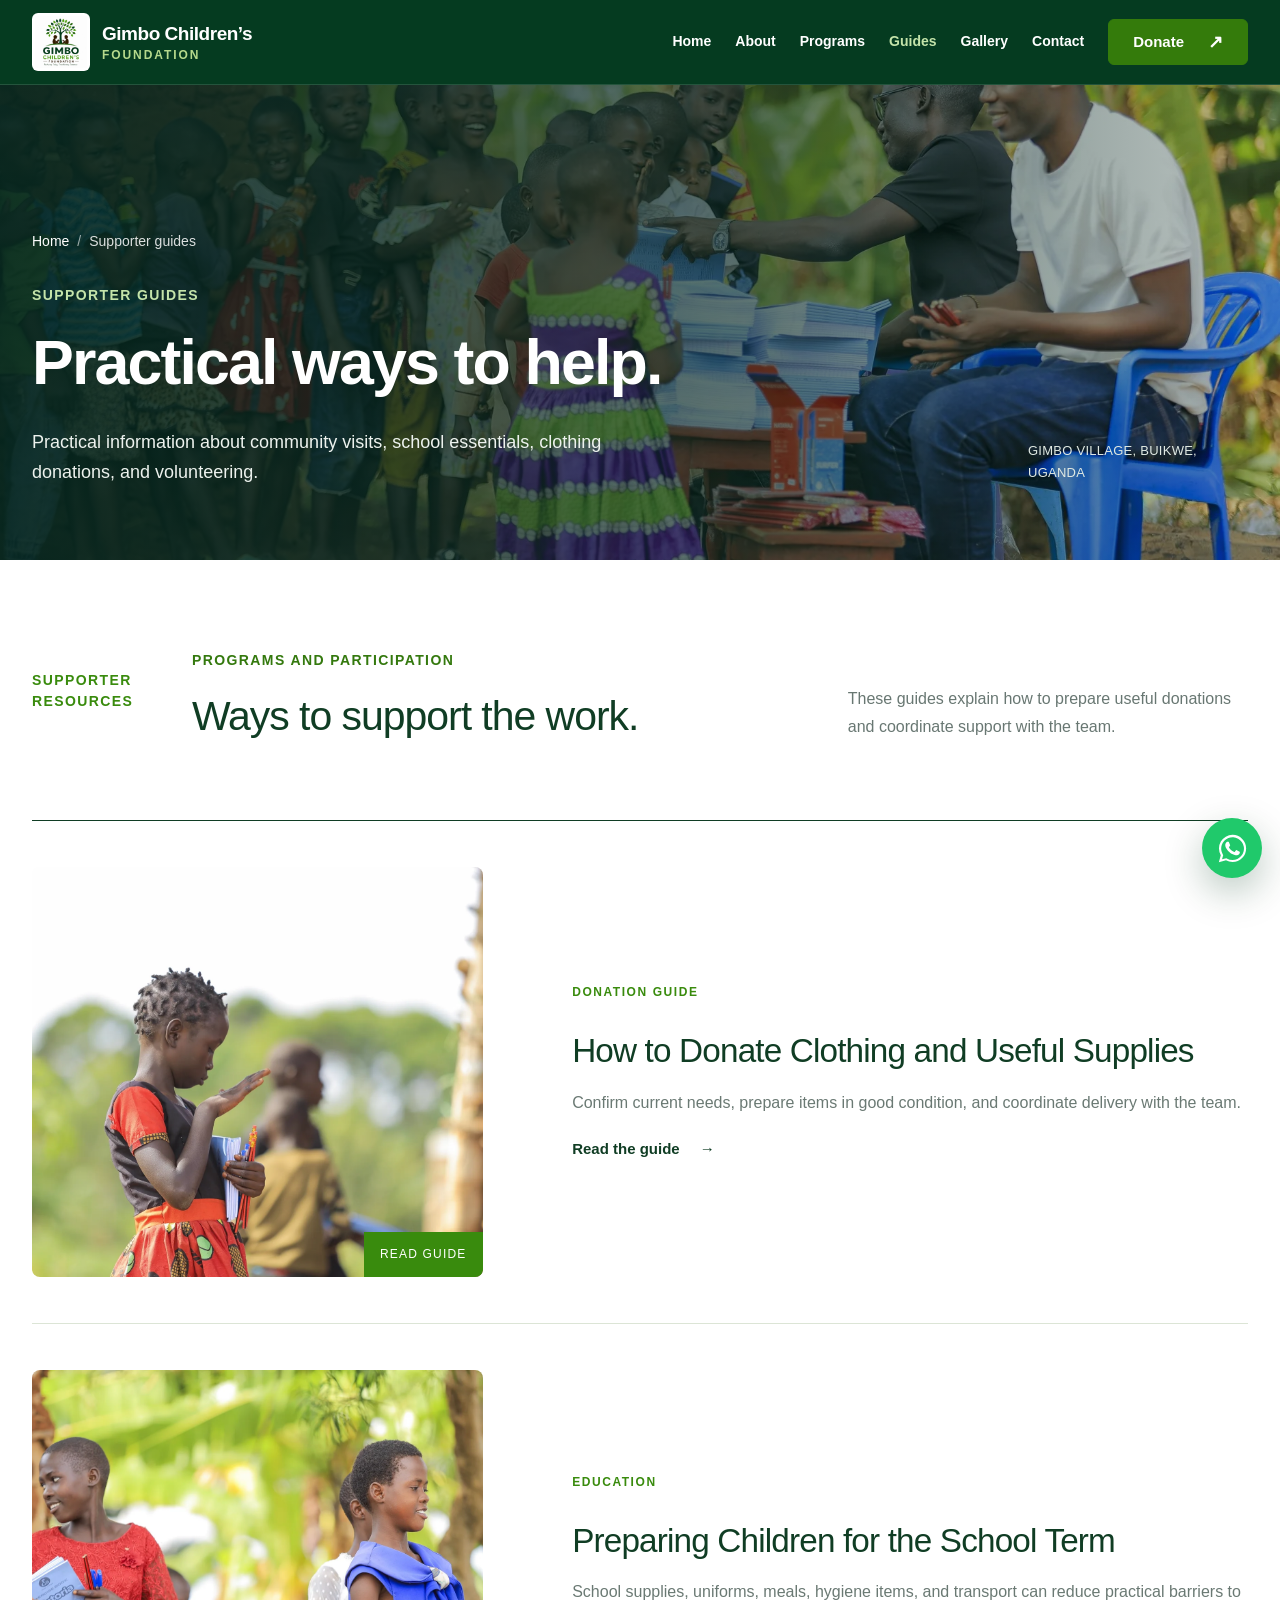
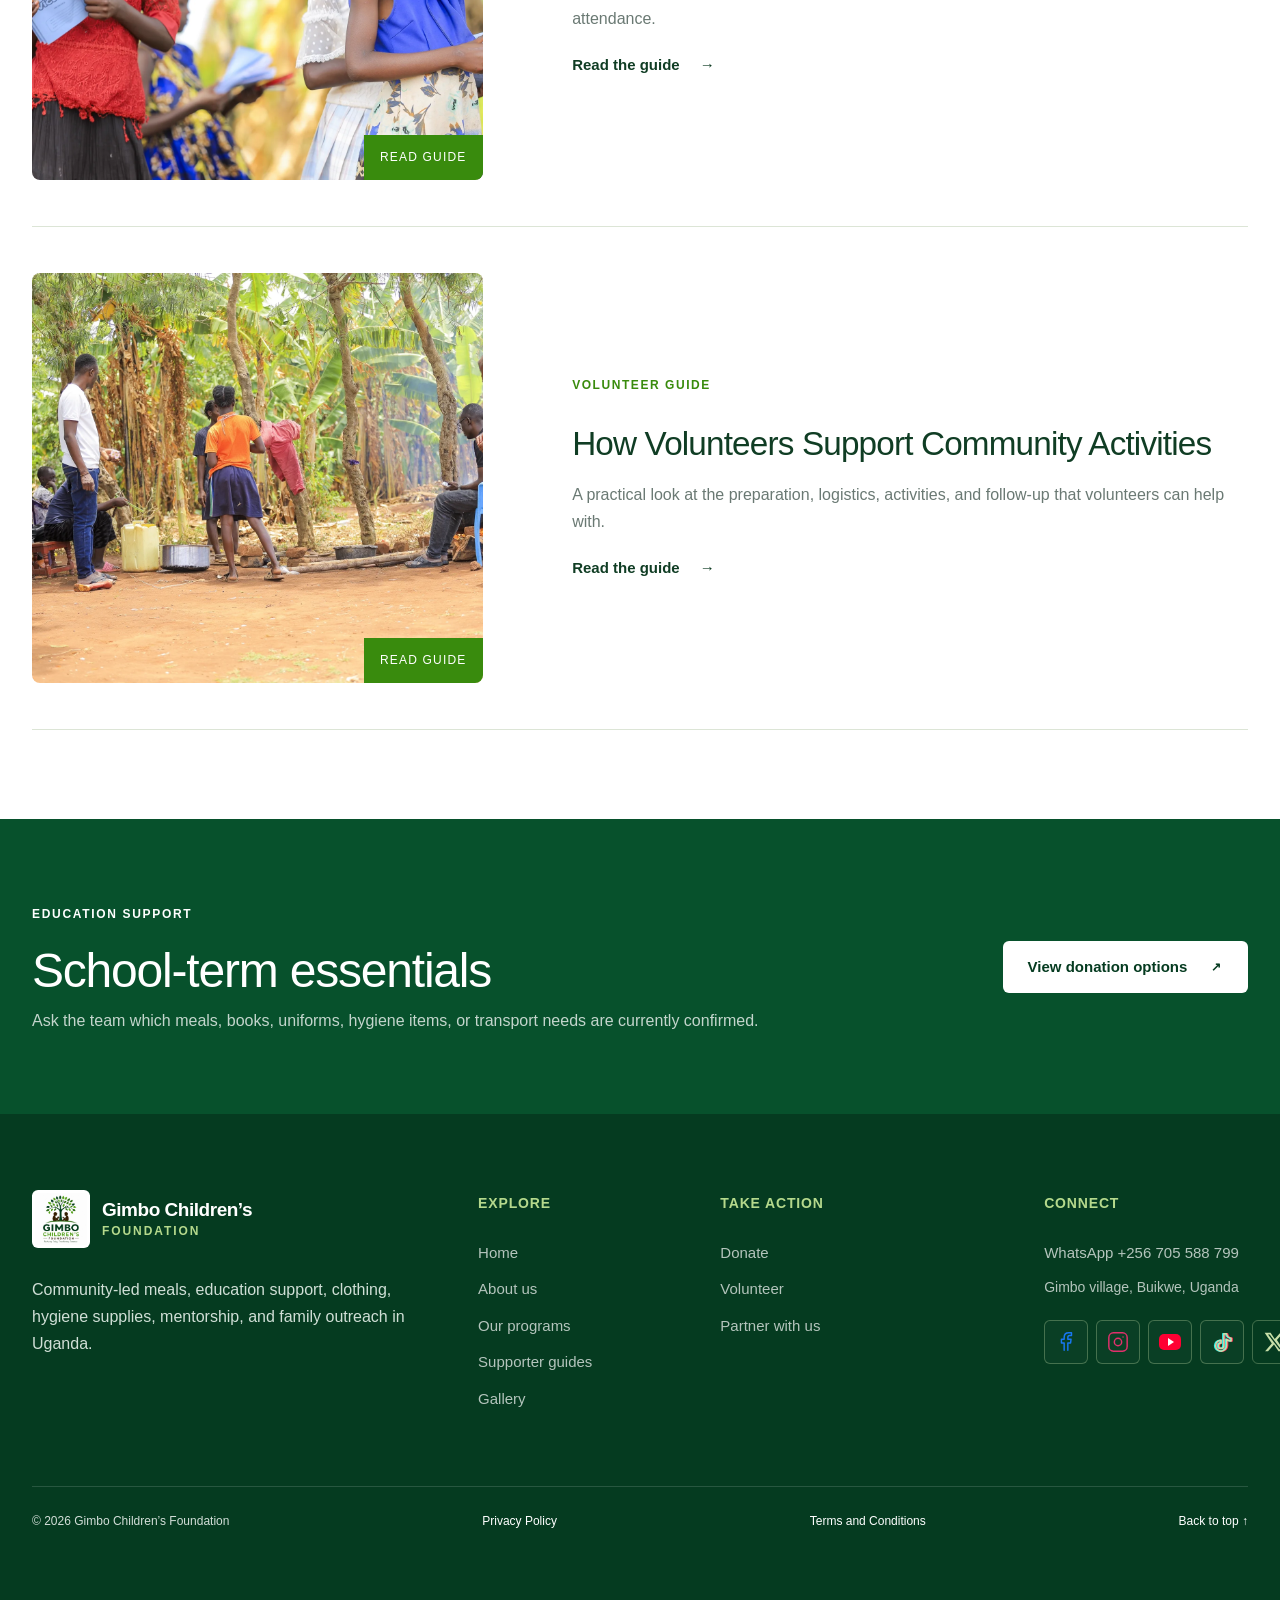
<file: stories/index.html>
<!DOCTYPE html><html lang="en"><head><meta charSet="utf-8"/><meta name="viewport" content="width=device-width, initial-scale=1"/><link rel="preload" href="../media/gimbo-logo.jpeg" as="image"/><link rel="stylesheet" href="../_next/static/css/index.CWdldiJd.css" data-rsc-css-href="../_next/static/css/index.CWdldiJd.css" data-precedence="vite-rsc/importer-resources"/><title>Supporter Guides | Gimbo Children&#x27;s Foundation</title><meta name="description" content="Read practical guides to donations and volunteering from Gimbo Children&#x27;s Foundation."/><meta name="keywords" content="children&#x27;s foundation Uganda,child welfare Buikwe,education support Uganda,community outreach Uganda,donate to children Uganda"/><meta name="category" content="Nonprofit organization"/><meta name="robots" content="index, follow"/><meta property="og:title" content="Supporter Guides | Gimbo Children&#x27;s Foundation"/><meta property="og:description" content="Read practical guides to donations and volunteering from Gimbo Children&#x27;s Foundation."/><meta property="og:url" content="https://maverick745.github.io/Gimbo-children/stories"/><meta property="og:site_name" content="Gimbo Children&#x27;s Foundation"/><meta property="og:type" content="website"/><meta property="og:image" content="https://maverick745.github.io/Gimbo-children/og.jpg"/><meta property="og:image:width" content="1200"/><meta property="og:image:height" content="630"/><meta property="og:image:alt" content="Gimbo Children&#x27;s Foundation: supporting children in Uganda"/><meta name="twitter:card" content="summary_large_image"/><meta name="twitter:title" content="Supporter Guides | Gimbo Children&#x27;s Foundation"/><meta name="twitter:description" content="Read practical guides to donations and volunteering from Gimbo Children&#x27;s Foundation."/><meta name="twitter:image" content="https://maverick745.github.io/Gimbo-children/og.jpg"/><meta name="twitter:image:width" content="1200"/><meta name="twitter:image:height" content="630"/><meta name="twitter:image:alt" content="Gimbo Children&#x27;s Foundation: supporting children in Uganda"/><link rel="shortcut icon" href="../favicon.png"/><link rel="icon" href="../favicon.png" type="image/png" sizes="64x64"/><link rel="apple-touch-icon" href="../apple-touch-icon.png" type="image/png" sizes="180x180"/><link rel="canonical" href="https://maverick745.github.io/Gimbo-children/stories"/>
</head><body><script type="application/ld+json">[{"@context":"https://schema.org","@type":["NGO","LocalBusiness"],"@id":"https://maverick745.github.io/Gimbo-children/#organization","name":"Gimbo Children's Foundation","url":"https://maverick745.github.io/Gimbo-children","logo":"https://maverick745.github.io/Gimbo-children/apple-touch-icon.png","image":"https://maverick745.github.io/Gimbo-children/og.jpg","telephone":"+256705588799","description":"Community-led support for vulnerable children and families in Uganda.","address":{"@type":"PostalAddress","addressLocality":"Gimbo village","addressRegion":"Buikwe","addressCountry":"UG"},"contactPoint":{"@type":"ContactPoint","telephone":"+256705588799","contactType":"general enquiries","availableLanguage":"English"}},{"@context":"https://schema.org","@type":"WebSite","name":"Gimbo Children's Foundation","url":"https://maverick745.github.io/Gimbo-children","inLanguage":"en"}]</script><a class="skip-link" href="#main">Skip to content</a><header class="site-header" id="site-top"><div class="shell nav-row"><a class="brand" href="../" aria-label="Gimbo Children&#x27;s Foundation home"><span class="brand-mark"><img src="../media/gimbo-logo.jpeg" alt="Gimbo Children&#x27;s Foundation tree and children logo" width="52" height="52"/></span><span class="brand-copy"><strong>Gimbo Children’s</strong><small>Foundation</small></span></a><nav class="desktop-nav" aria-label="Primary navigation"><a href="../">Home</a><a href="../about">About</a><a href="../programs">Programs</a><a href="../stories" aria-current="page">Guides</a><a href="../gallery">Gallery</a><a href="../contact">Contact</a></nav><a class="button button-small header-give" href="../get-involved#school-campaign">Donate <span aria-hidden="true">↗</span></a><div class="mobile-nav-control"><button class="mobile-nav-toggle" type="button" aria-label="Open navigation" aria-expanded="false"><span></span><span></span></button><div class="mobile-nav-layer " aria-hidden="true" inert=""><button class="mobile-nav-backdrop" type="button" aria-label="Close navigation" tabindex="-1"></button><div class="mobile-nav-panel" role="dialog" aria-modal="true" aria-label="Site navigation"><div class="mobile-nav-head"><a class="mobile-nav-brand" href="../" aria-label="Gimbo Children&#x27;s Foundation home"><img src="../media/gimbo-logo.jpeg" alt="Gimbo Children&#x27;s Foundation logo" width="44" height="44"/><span>Gimbo Children’s<small>Foundation</small></span></a><button class="mobile-nav-close" type="button" aria-label="Close navigation"><i></i><i></i></button></div><nav aria-label="Mobile navigation"><p class="mobile-nav-group-label">Explore</p><a href="../"><svg class="navigation-icon" width="24" height="24" viewBox="0 0 24 24" fill="none" stroke="currentColor" stroke-width="1.7" stroke-linecap="round" stroke-linejoin="round" aria-hidden="true"><path d="M3 10 12 3l9 7v10a1 1 0 0 1-1 1h-5v-7H9v7H4a1 1 0 0 1-1-1Z"></path></svg><strong>Home</strong></a><a href="../about"><svg class="navigation-icon" width="24" height="24" viewBox="0 0 24 24" fill="none" stroke="currentColor" stroke-width="1.7" stroke-linecap="round" stroke-linejoin="round" aria-hidden="true"><path d="M12 11a4 4 0 1 0 0-8 4 4 0 0 0 0 8ZM4 21v-2a8 8 0 0 1 16 0v2"></path></svg><strong>About</strong></a><a href="../programs"><svg class="navigation-icon" width="24" height="24" viewBox="0 0 24 24" fill="none" stroke="currentColor" stroke-width="1.7" stroke-linecap="round" stroke-linejoin="round" aria-hidden="true"><path d="M12 21 3.5 12.5a5.3 5.3 0 0 1 7.5-7.5l1 1 1-1a5.3 5.3 0 0 1 7.5 7.5Z"></path></svg><strong>Programs</strong></a><a href="../stories" aria-current="page"><svg class="navigation-icon" width="24" height="24" viewBox="0 0 24 24" fill="none" stroke="currentColor" stroke-width="1.7" stroke-linecap="round" stroke-linejoin="round" aria-hidden="true"><path d="M12 5v16M12 5C9 3 5 3 2 4v16c3-1 7-1 10 1 3-2 7-2 10-1V4c-3-1-7-1-10 1Z"></path></svg><strong>Guides</strong></a><a href="../gallery"><svg class="navigation-icon" width="24" height="24" viewBox="0 0 24 24" fill="none" stroke="currentColor" stroke-width="1.7" stroke-linecap="round" stroke-linejoin="round" aria-hidden="true"><path d="M3 3h18v18H3ZM3 16l5-5 5 5 3-3 5 5M15 7h.01"></path></svg><strong>Gallery</strong></a></nav><div class="mobile-nav-connect"><p class="mobile-nav-group-label">Connect &amp; support</p><a class="mobile-nav-contact-link" href="../contact"><svg class="navigation-icon" width="24" height="24" viewBox="0 0 24 24" fill="none" stroke="currentColor" stroke-width="1.7" stroke-linecap="round" stroke-linejoin="round" aria-hidden="true"><path d="M5 3h4l2 5-3 2a16 16 0 0 0 6 6l2-3 5 2v4a2 2 0 0 1-2 2A18 18 0 0 1 3 5a2 2 0 0 1 2-2Z"></path></svg><strong>Contact us</strong></a><a class="mobile-nav-action" href="../get-involved#payment-methods"><svg class="navigation-icon" width="24" height="24" viewBox="0 0 24 24" fill="none" stroke="currentColor" stroke-width="1.7" stroke-linecap="round" stroke-linejoin="round" aria-hidden="true"><path d="M3 8h18v4H3ZM5 12v9h14v-9M12 8v13M12 8H8a3 3 0 1 1 3-3l1 3Zm0 0h4a3 3 0 1 0-3-3l-1 3Z"></path></svg><strong>Donate</strong></a></div><div class="mobile-nav-contact"><span>Gimbo village, Buikwe, Uganda</span></div></div></div></div></div></header><main id="main"><section class="page-hero" id="top"><img class="page-hero-image" src="../media/7TK_6863.webp" alt="Foundation team members helping a child collect exercise books during a community visit" fetchPriority="high" decoding="async"/><div class="page-hero-shade"></div><div class="shell page-hero-inner"><div><nav class="breadcrumbs" aria-label="Breadcrumb"><ol><li><a href="../">Home</a></li><li><span aria-current="page">Supporter guides</span></li></ol></nav><script type="application/ld+json">{"@context":"https://schema.org","@type":"BreadcrumbList","itemListElement":[{"@type":"ListItem","position":1,"name":"Home","item":"https://maverick745.github.io/Gimbo-children/"},{"@type":"ListItem","position":2,"name":"Supporter guides","item":"https://maverick745.github.io/Gimbo-children/stories"}]}</script><p class="eyebrow light">Supporter guides</p><h1>Practical ways to help.</h1><p class="page-hero-lede">Practical information about community visits, school essentials, clothing donations, and volunteering.</p></div><p class="page-hero-note">Gimbo village, Buikwe, Uganda</p></div></section><section class="stories-index section"><div class="shell"><div class="index-heading"><div class="section-label"><span>Supporter resources</span></div><div><p class="eyebrow">Programs and participation</p><h2>Ways to support the work.</h2></div><p>These guides explain how to prepare useful donations and coordinate support with the team.</p></div><div class="story-index-list"><article><a class="story-index-image" href="../stories/clothing-drive"><img src="../media/7TK_7001.webp" alt="A child holding exercise books and pencils during a supplies distribution" loading="lazy" decoding="async"/><span>Read guide</span></a><div class="story-index-copy"><span>Donation guide</span><h2><a href="../stories/clothing-drive">How to Donate Clothing and Useful Supplies</a></h2><p>Confirm current needs, prepare items in good condition, and coordinate delivery with the team.</p><a class="text-link" href="../stories/clothing-drive">Read the guide <span>→</span></a></div><span class="story-index-number">0<!-- -->1</span></article><article><a class="story-index-image" href="../stories/back-to-school"><img src="../media/7TK_7008.webp" alt="Two children holding their exercise books and pencils outside a family home" loading="lazy" decoding="async"/><span>Read guide</span></a><div class="story-index-copy"><span>Education</span><h2><a href="../stories/back-to-school">Preparing Children for the School Term</a></h2><p>School supplies, uniforms, meals, hygiene items, and transport can reduce practical barriers to attendance.</p><a class="text-link" href="../stories/back-to-school">Read the guide <span>→</span></a></div><span class="story-index-number">0<!-- -->2</span></article><article><a class="story-index-image" href="../stories/volunteer-support"><img src="../media/7TK_6346.webp" alt="Foundation team members talking with children beside an outdoor cooking area" loading="lazy" decoding="async"/><span>Read guide</span></a><div class="story-index-copy"><span>Volunteer guide</span><h2><a href="../stories/volunteer-support">How Volunteers Support Community Activities</a></h2><p>A practical look at the preparation, logistics, activities, and follow-up that volunteers can help with.</p><a class="text-link" href="../stories/volunteer-support">Read the guide <span>→</span></a></div><span class="story-index-number">0<!-- -->3</span></article></div></div></section><section class="current-need"><div class="shell current-need-inner"><div><span>Education support</span><h2>School-term essentials</h2><p>Ask the team which meals, books, uniforms, hygiene items, or transport needs are currently confirmed.</p></div><a class="button button-cream" href="../get-involved#payment-methods">View donation options <span>↗</span></a></div></section></main><footer class="site-footer"><div class="shell footer-grid"><div class="footer-brand"><a class="brand footer-logo" href="../" aria-label="Gimbo Children&#x27;s Foundation home"><span class="brand-mark"><img src="../media/gimbo-logo.jpeg" alt="Gimbo Children&#x27;s Foundation tree and children logo" width="52" height="52" loading="lazy"/></span><span class="brand-copy"><strong>Gimbo Children’s</strong><small>Foundation</small></span></a><p>Community-led meals, education support, clothing, hygiene supplies, mentorship, and family outreach in Uganda.</p></div><div><h3>Explore</h3><a href="../">Home</a><a href="../about">About us</a><a href="../programs">Our programs</a><a href="../stories">Supporter guides</a><a href="../gallery">Gallery</a></div><div><h3>Take action</h3><a href="../get-involved#school-campaign">Donate</a><a href="../contact#volunteer">Volunteer</a><a href="../contact#partner">Partner with us</a></div><div><h3>Connect</h3><a href="https://wa.me/256705588799?text=Hello%20Gimbo%20Children%27s%20Foundation">WhatsApp <!-- -->+256 705 588 799</a><span>Gimbo village, Buikwe, Uganda</span><div class="social-links"><div class="social-icons" aria-label="Social media"><a data-platform="facebook" href="https://www.facebook.com/people/Gimbo-Childrens-Foundation/61595133593033/" aria-label="Gimbo Children&#x27;s Foundation on Facebook" target="_blank" rel="noopener noreferrer"><svg viewBox="0 0 24 24" width="22" height="22" fill="none" stroke="currentColor" stroke-width="1.6" stroke-linecap="round" stroke-linejoin="round" aria-hidden="true"><path d="M14 21v-8h3l.5-4H14V7c0-1 .5-2 2-2h2V2h-3c-3 0-5 2-5 5v2H7v4h3v8"></path></svg></a><a data-platform="instagram" href="https://www.instagram.com/gimbochildrensfoundation/" aria-label="Gimbo Children&#x27;s Foundation on Instagram" target="_blank" rel="noopener noreferrer"><svg viewBox="0 0 24 24" width="22" height="22" fill="none" stroke="currentColor" stroke-width="1.6" stroke-linecap="round" stroke-linejoin="round" aria-hidden="true"><path d="M7 2h10a5 5 0 0 1 5 5v10a5 5 0 0 1-5 5H7a5 5 0 0 1-5-5V7a5 5 0 0 1 5-5ZM16 12a4 4 0 1 1-8 0 4 4 0 0 1 8 0ZM17.5 6.5h.01"></path></svg></a><a data-platform="youtube" href="https://www.youtube.com/@gimbochildrensfoundation" aria-label="Gimbo Children&#x27;s Foundation on YouTube" target="_blank" rel="noopener noreferrer"><svg viewBox="0 0 24 24" width="24" height="24" aria-hidden="true"><rect x="1" y="4" width="22" height="16" rx="5" fill="#ff0033"></rect><path d="m10 8 6 4-6 4Z" fill="white"></path></svg></a><a data-platform="tiktok" href="https://www.tiktok.com/@gimbochildrensfoundation" aria-label="Gimbo Children&#x27;s Foundation on TikTok" target="_blank" rel="noopener noreferrer"><svg viewBox="0 0 24 24" width="22" height="22" fill="none" stroke="currentColor" stroke-width="1.6" stroke-linecap="round" stroke-linejoin="round" aria-hidden="true"><path d="M14 3h3a6 6 0 0 0 5 5v3a9 9 0 0 1-5-2v7a6 6 0 1 1-6-6v3a3 3 0 1 0 3 3Z"></path></svg></a><a data-platform="x" href="https://x.com/mugoyaedrine08" aria-label="Gimbo Children&#x27;s Foundation on X" target="_blank" rel="noopener noreferrer"><svg viewBox="0 0 24 24" width="22" height="22" fill="currentColor" aria-hidden="true"><path d="M18.9 2H22l-6.8 7.8L23.2 22h-6.3L12 14.6 5.5 22H2.3l7.3-8.5L1.8 2h6.5l4.5 6.8L18.9 2Zm-1.1 18h1.7L7.3 3.9H5.5L17.8 20Z"></path></svg></a></div></div></div></div><div class="shell footer-bottom"><span>© 2026 Gimbo Children’s Foundation</span><a href="../privacy">Privacy Policy</a><a href="../terms">Terms and Conditions</a><a href="#site-top">Back to top ↑</a></div></footer><a class="floating-whatsapp" href="https://wa.me/256705588799?text=Hello%20Gimbo%20Children%27s%20Foundation%2C%20I%20would%20like%20to%20learn%20more." aria-label="Chat with Gimbo Children&#x27;s Foundation on WhatsApp"><svg aria-hidden="true" viewBox="0 0 24 24"><path d="M17.47 14.38c-.3-.15-1.76-.87-2.03-.97-.27-.1-.47-.15-.67.15-.2.3-.77.97-.94 1.17-.17.2-.35.22-.65.07-.3-.15-1.26-.46-2.4-1.48-.89-.79-1.49-1.77-1.66-2.07-.17-.3-.02-.46.13-.61.13-.13.3-.35.45-.52.15-.17.2-.3.3-.5.1-.2.05-.37-.02-.52-.08-.15-.67-1.61-.91-2.2-.24-.58-.49-.5-.67-.51h-.57c-.2 0-.52.07-.79.37-.27.3-1.04 1.02-1.04 2.48s1.07 2.88 1.21 3.08c.15.2 2.1 3.2 5.08 4.49.71.31 1.26.49 1.69.63.71.23 1.36.19 1.87.12.57-.09 1.76-.72 2.01-1.41.25-.7.25-1.3.17-1.42-.07-.13-.27-.2-.57-.35M12.04 21.5h-.01a9.38 9.38 0 0 1-4.78-1.31l-.34-.2-3.55.93.95-3.46-.22-.36A9.42 9.42 0 1 1 12.04 21.5m8.02-17.46A11.27 11.27 0 0 0 12.05.72 11.21 11.21 0 0 0 2.3 17.5L.7 23.28l5.92-1.55a11.22 11.22 0 0 0 5.42 1.38h.01A11.22 11.22 0 0 0 23.28 11.9c0-3-1.14-5.8-3.22-7.86"></path></svg><small>WhatsApp</small></a><script src="../static-site.js" defer></script></body></html>
</file>
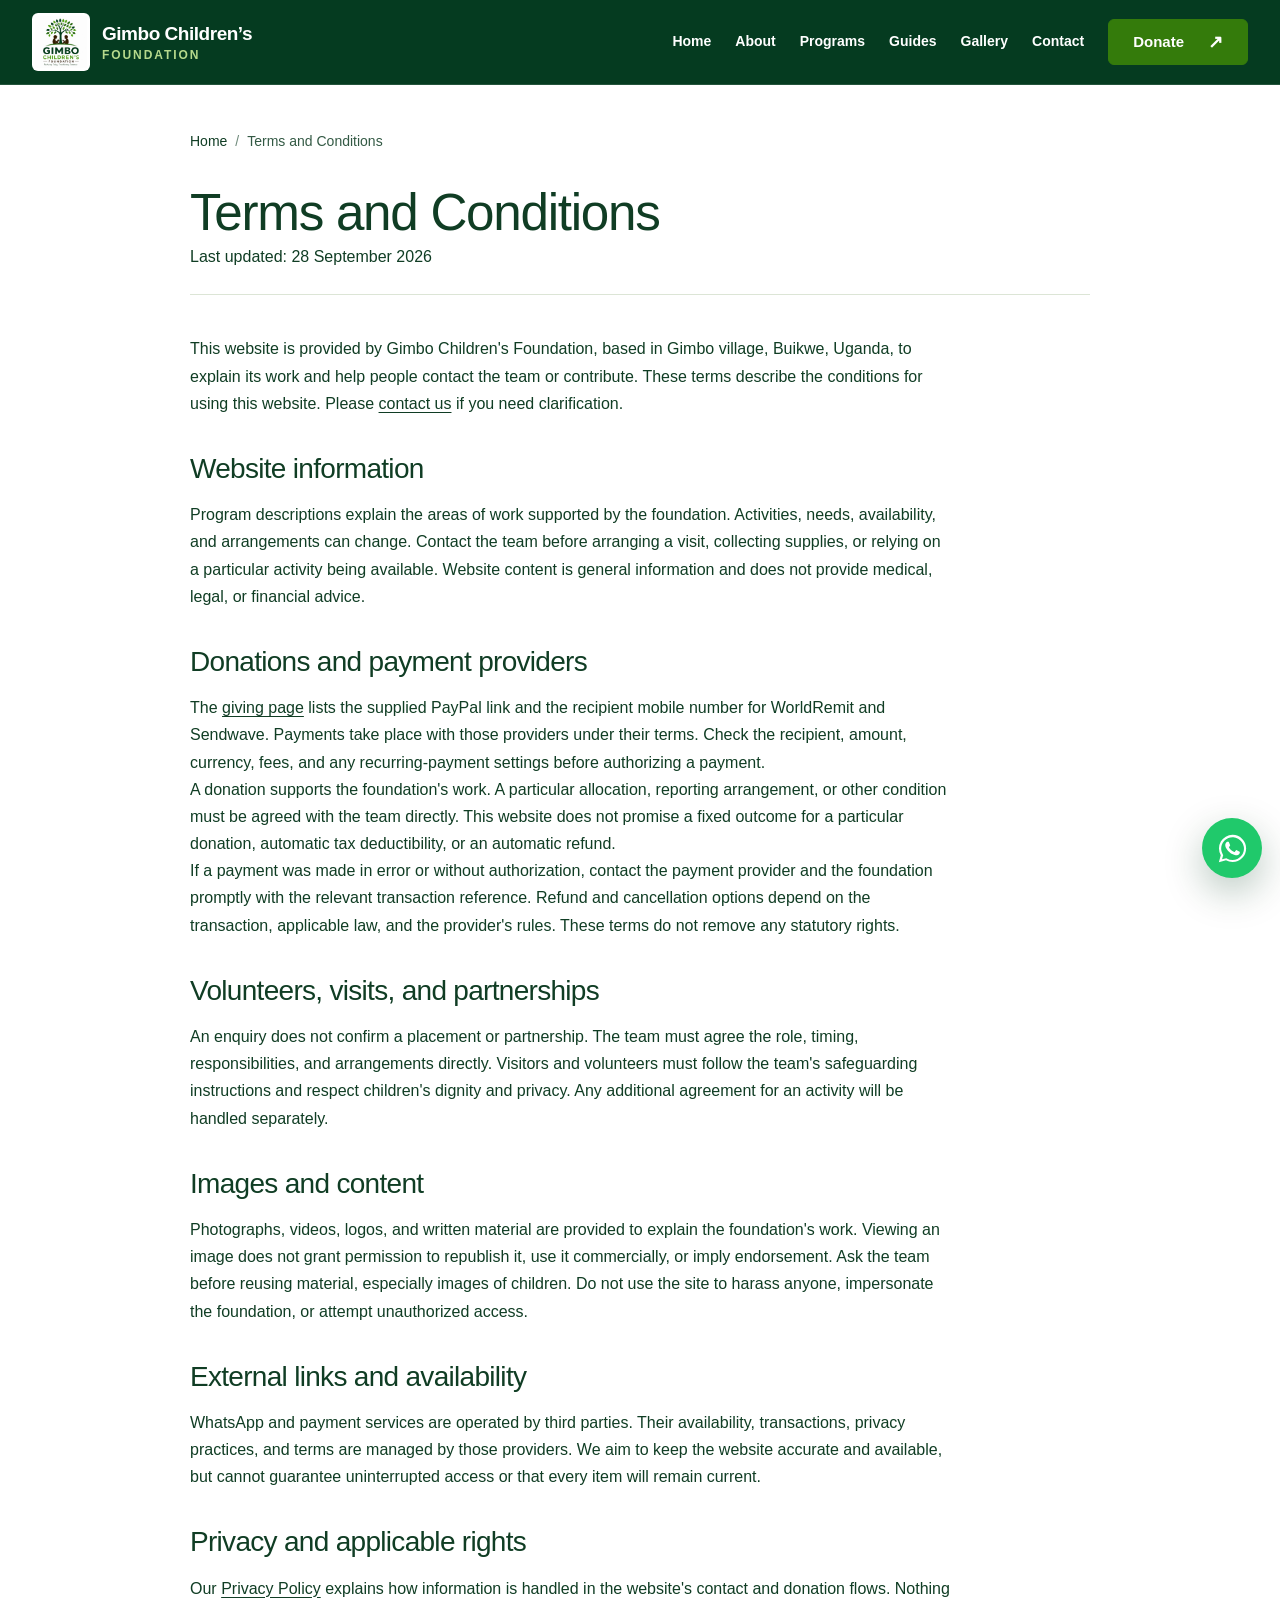
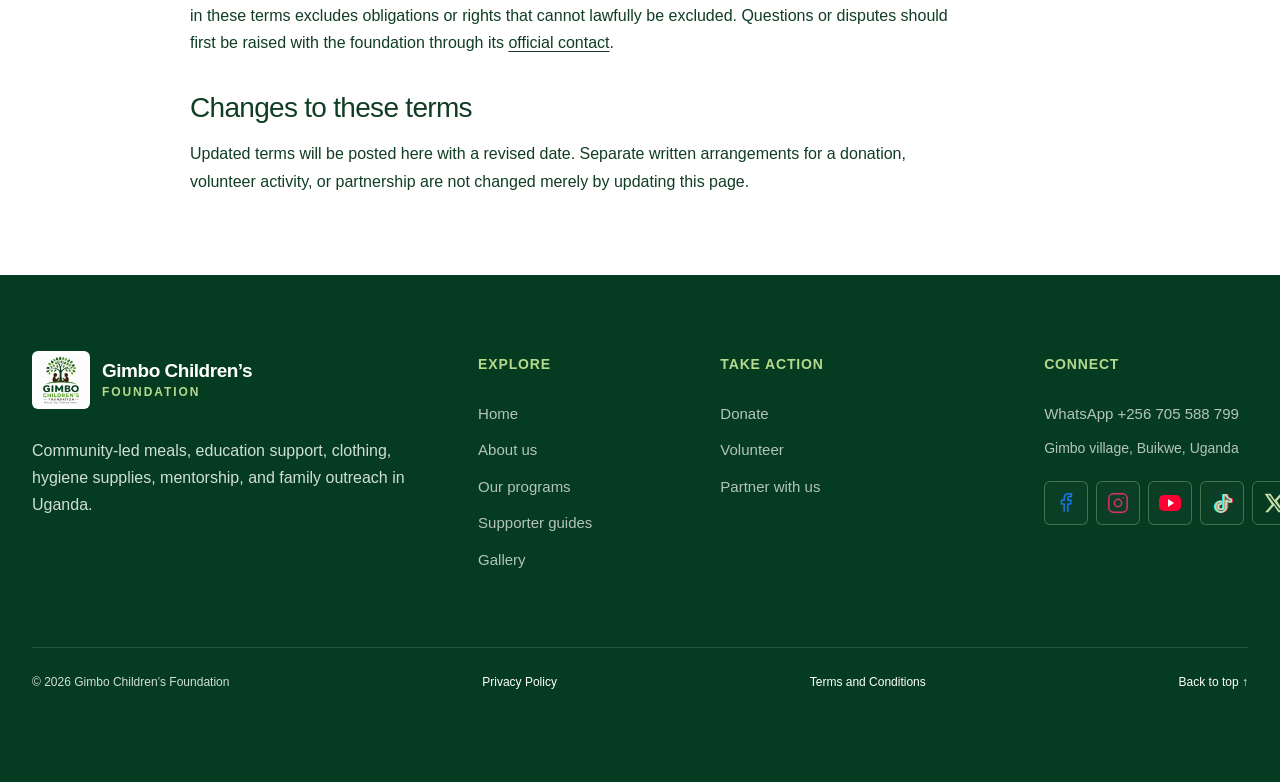
<file: terms/index.html>
<!DOCTYPE html><html lang="en"><head><meta charSet="utf-8"/><meta name="viewport" content="width=device-width, initial-scale=1"/><link rel="preload" href="../media/gimbo-logo.jpeg" as="image"/><link rel="stylesheet" href="../_next/static/css/index.CWdldiJd.css" data-rsc-css-href="../_next/static/css/index.CWdldiJd.css" data-precedence="vite-rsc/importer-resources"/><title>Terms and Conditions | Gimbo Children&#x27;s Foundation</title><meta name="description" content="Terms for using the Gimbo Children&#x27;s Foundation website, donating through external providers, volunteering, and using community photographs."/><meta name="keywords" content="children&#x27;s foundation Uganda,child welfare Buikwe,education support Uganda,community outreach Uganda,donate to children Uganda"/><meta name="category" content="Nonprofit organization"/><meta name="robots" content="index, follow"/><meta property="og:title" content="Terms and Conditions | Gimbo Children&#x27;s Foundation"/><meta property="og:description" content="Terms for using the Gimbo Children&#x27;s Foundation website, donating through external providers, volunteering, and using community photographs."/><meta property="og:url" content="https://maverick745.github.io/Gimbo-children/terms"/><meta property="og:site_name" content="Gimbo Children&#x27;s Foundation"/><meta property="og:type" content="website"/><meta property="og:image" content="https://maverick745.github.io/Gimbo-children/og.jpg"/><meta property="og:image:width" content="1200"/><meta property="og:image:height" content="630"/><meta property="og:image:alt" content="Gimbo Children&#x27;s Foundation: supporting children in Uganda"/><meta name="twitter:card" content="summary_large_image"/><meta name="twitter:title" content="Terms and Conditions | Gimbo Children&#x27;s Foundation"/><meta name="twitter:description" content="Terms for using the Gimbo Children&#x27;s Foundation website, donating through external providers, volunteering, and using community photographs."/><meta name="twitter:image" content="https://maverick745.github.io/Gimbo-children/og.jpg"/><meta name="twitter:image:width" content="1200"/><meta name="twitter:image:height" content="630"/><meta name="twitter:image:alt" content="Gimbo Children&#x27;s Foundation: supporting children in Uganda"/><link rel="shortcut icon" href="../favicon.png"/><link rel="icon" href="../favicon.png" type="image/png" sizes="64x64"/><link rel="apple-touch-icon" href="../apple-touch-icon.png" type="image/png" sizes="180x180"/><link rel="canonical" href="https://maverick745.github.io/Gimbo-children/terms"/>
</head><body><script type="application/ld+json">[{"@context":"https://schema.org","@type":["NGO","LocalBusiness"],"@id":"https://maverick745.github.io/Gimbo-children/#organization","name":"Gimbo Children's Foundation","url":"https://maverick745.github.io/Gimbo-children","logo":"https://maverick745.github.io/Gimbo-children/apple-touch-icon.png","image":"https://maverick745.github.io/Gimbo-children/og.jpg","telephone":"+256705588799","description":"Community-led support for vulnerable children and families in Uganda.","address":{"@type":"PostalAddress","addressLocality":"Gimbo village","addressRegion":"Buikwe","addressCountry":"UG"},"contactPoint":{"@type":"ContactPoint","telephone":"+256705588799","contactType":"general enquiries","availableLanguage":"English"}},{"@context":"https://schema.org","@type":"WebSite","name":"Gimbo Children's Foundation","url":"https://maverick745.github.io/Gimbo-children","inLanguage":"en"}]</script><a class="skip-link" href="#main">Skip to content</a><header class="site-header" id="site-top"><div class="shell nav-row"><a class="brand" href="../" aria-label="Gimbo Children&#x27;s Foundation home"><span class="brand-mark"><img src="../media/gimbo-logo.jpeg" alt="Gimbo Children&#x27;s Foundation tree and children logo" width="52" height="52"/></span><span class="brand-copy"><strong>Gimbo Children’s</strong><small>Foundation</small></span></a><nav class="desktop-nav" aria-label="Primary navigation"><a href="../">Home</a><a href="../about">About</a><a href="../programs">Programs</a><a href="../stories">Guides</a><a href="../gallery">Gallery</a><a href="../contact">Contact</a></nav><a class="button button-small header-give" href="../get-involved#school-campaign">Donate <span aria-hidden="true">↗</span></a><div class="mobile-nav-control"><button class="mobile-nav-toggle" type="button" aria-label="Open navigation" aria-expanded="false"><span></span><span></span></button><div class="mobile-nav-layer " aria-hidden="true" inert=""><button class="mobile-nav-backdrop" type="button" aria-label="Close navigation" tabindex="-1"></button><div class="mobile-nav-panel" role="dialog" aria-modal="true" aria-label="Site navigation"><div class="mobile-nav-head"><a class="mobile-nav-brand" href="../" aria-label="Gimbo Children&#x27;s Foundation home"><img src="../media/gimbo-logo.jpeg" alt="Gimbo Children&#x27;s Foundation logo" width="44" height="44"/><span>Gimbo Children’s<small>Foundation</small></span></a><button class="mobile-nav-close" type="button" aria-label="Close navigation"><i></i><i></i></button></div><nav aria-label="Mobile navigation"><p class="mobile-nav-group-label">Explore</p><a href="../"><svg class="navigation-icon" width="24" height="24" viewBox="0 0 24 24" fill="none" stroke="currentColor" stroke-width="1.7" stroke-linecap="round" stroke-linejoin="round" aria-hidden="true"><path d="M3 10 12 3l9 7v10a1 1 0 0 1-1 1h-5v-7H9v7H4a1 1 0 0 1-1-1Z"></path></svg><strong>Home</strong></a><a href="../about"><svg class="navigation-icon" width="24" height="24" viewBox="0 0 24 24" fill="none" stroke="currentColor" stroke-width="1.7" stroke-linecap="round" stroke-linejoin="round" aria-hidden="true"><path d="M12 11a4 4 0 1 0 0-8 4 4 0 0 0 0 8ZM4 21v-2a8 8 0 0 1 16 0v2"></path></svg><strong>About</strong></a><a href="../programs"><svg class="navigation-icon" width="24" height="24" viewBox="0 0 24 24" fill="none" stroke="currentColor" stroke-width="1.7" stroke-linecap="round" stroke-linejoin="round" aria-hidden="true"><path d="M12 21 3.5 12.5a5.3 5.3 0 0 1 7.5-7.5l1 1 1-1a5.3 5.3 0 0 1 7.5 7.5Z"></path></svg><strong>Programs</strong></a><a href="../stories"><svg class="navigation-icon" width="24" height="24" viewBox="0 0 24 24" fill="none" stroke="currentColor" stroke-width="1.7" stroke-linecap="round" stroke-linejoin="round" aria-hidden="true"><path d="M12 5v16M12 5C9 3 5 3 2 4v16c3-1 7-1 10 1 3-2 7-2 10-1V4c-3-1-7-1-10 1Z"></path></svg><strong>Guides</strong></a><a href="../gallery"><svg class="navigation-icon" width="24" height="24" viewBox="0 0 24 24" fill="none" stroke="currentColor" stroke-width="1.7" stroke-linecap="round" stroke-linejoin="round" aria-hidden="true"><path d="M3 3h18v18H3ZM3 16l5-5 5 5 3-3 5 5M15 7h.01"></path></svg><strong>Gallery</strong></a></nav><div class="mobile-nav-connect"><p class="mobile-nav-group-label">Connect &amp; support</p><a class="mobile-nav-contact-link" href="../contact"><svg class="navigation-icon" width="24" height="24" viewBox="0 0 24 24" fill="none" stroke="currentColor" stroke-width="1.7" stroke-linecap="round" stroke-linejoin="round" aria-hidden="true"><path d="M5 3h4l2 5-3 2a16 16 0 0 0 6 6l2-3 5 2v4a2 2 0 0 1-2 2A18 18 0 0 1 3 5a2 2 0 0 1 2-2Z"></path></svg><strong>Contact us</strong></a><a class="mobile-nav-action" href="../get-involved#payment-methods"><svg class="navigation-icon" width="24" height="24" viewBox="0 0 24 24" fill="none" stroke="currentColor" stroke-width="1.7" stroke-linecap="round" stroke-linejoin="round" aria-hidden="true"><path d="M3 8h18v4H3ZM5 12v9h14v-9M12 8v13M12 8H8a3 3 0 1 1 3-3l1 3Zm0 0h4a3 3 0 1 0-3-3l-1 3Z"></path></svg><strong>Donate</strong></a></div><div class="mobile-nav-contact"><span>Gimbo village, Buikwe, Uganda</span></div></div></div></div></div></header><main id="main" class="legal-page"><div class="shell"><nav class="breadcrumbs" aria-label="Breadcrumb"><ol><li><a href="../">Home</a></li><li><span aria-current="page">Terms and Conditions</span></li></ol></nav><script type="application/ld+json">{"@context":"https://schema.org","@type":"BreadcrumbList","itemListElement":[{"@type":"ListItem","position":1,"name":"Home","item":"https://maverick745.github.io/Gimbo-children/"},{"@type":"ListItem","position":2,"name":"Terms and Conditions","item":"https://maverick745.github.io/Gimbo-children/terms"}]}</script><header id="top"><h1>Terms and Conditions</h1><p>Last updated: 28 September 2026</p></header><div class="legal-copy"><p>This website is provided by Gimbo Children&#x27;s Foundation, based in Gimbo village, Buikwe, Uganda, to explain its work and help people contact the team or contribute. These terms describe the conditions for using this website. Please <a href="../contact">contact us</a> if you need clarification.</p><h2>Website information</h2><p>Program descriptions explain the areas of work supported by the foundation. Activities, needs, availability, and arrangements can change. Contact the team before arranging a visit, collecting supplies, or relying on a particular activity being available. Website content is general information and does not provide medical, legal, or financial advice.</p><h2>Donations and payment providers</h2><p>The <a href="../get-involved#payment-methods">giving page</a> lists the supplied PayPal link and the recipient mobile number for WorldRemit and Sendwave. Payments take place with those providers under their terms. Check the recipient, amount, currency, fees, and any recurring-payment settings before authorizing a payment.</p><p>A donation supports the foundation&#x27;s work. A particular allocation, reporting arrangement, or other condition must be agreed with the team directly. This website does not promise a fixed outcome for a particular donation, automatic tax deductibility, or an automatic refund.</p><p>If a payment was made in error or without authorization, contact the payment provider and the foundation promptly with the relevant transaction reference. Refund and cancellation options depend on the transaction, applicable law, and the provider&#x27;s rules. These terms do not remove any statutory rights.</p><h2>Volunteers, visits, and partnerships</h2><p>An enquiry does not confirm a placement or partnership. The team must agree the role, timing, responsibilities, and arrangements directly. Visitors and volunteers must follow the team&#x27;s safeguarding instructions and respect children&#x27;s dignity and privacy. Any additional agreement for an activity will be handled separately.</p><h2>Images and content</h2><p>Photographs, videos, logos, and written material are provided to explain the foundation&#x27;s work. Viewing an image does not grant permission to republish it, use it commercially, or imply endorsement. Ask the team before reusing material, especially images of children. Do not use the site to harass anyone, impersonate the foundation, or attempt unauthorized access.</p><h2>External links and availability</h2><p>WhatsApp and payment services are operated by third parties. Their availability, transactions, privacy practices, and terms are managed by those providers. We aim to keep the website accurate and available, but cannot guarantee uninterrupted access or that every item will remain current.</p><h2>Privacy and applicable rights</h2><p>Our <a href="../privacy">Privacy Policy</a> explains how information is handled in the website&#x27;s contact and donation flows. Nothing in these terms excludes obligations or rights that cannot lawfully be excluded. Questions or disputes should first be raised with the foundation through its <a href="../contact">official contact</a>.</p><h2>Changes to these terms</h2><p>Updated terms will be posted here with a revised date. Separate written arrangements for a donation, volunteer activity, or partnership are not changed merely by updating this page.</p></div></div></main><footer class="site-footer"><div class="shell footer-grid"><div class="footer-brand"><a class="brand footer-logo" href="../" aria-label="Gimbo Children&#x27;s Foundation home"><span class="brand-mark"><img src="../media/gimbo-logo.jpeg" alt="Gimbo Children&#x27;s Foundation tree and children logo" width="52" height="52" loading="lazy"/></span><span class="brand-copy"><strong>Gimbo Children’s</strong><small>Foundation</small></span></a><p>Community-led meals, education support, clothing, hygiene supplies, mentorship, and family outreach in Uganda.</p></div><div><h3>Explore</h3><a href="../">Home</a><a href="../about">About us</a><a href="../programs">Our programs</a><a href="../stories">Supporter guides</a><a href="../gallery">Gallery</a></div><div><h3>Take action</h3><a href="../get-involved#school-campaign">Donate</a><a href="../contact#volunteer">Volunteer</a><a href="../contact#partner">Partner with us</a></div><div><h3>Connect</h3><a href="https://wa.me/256705588799?text=Hello%20Gimbo%20Children%27s%20Foundation">WhatsApp <!-- -->+256 705 588 799</a><span>Gimbo village, Buikwe, Uganda</span><div class="social-links"><div class="social-icons" aria-label="Social media"><a data-platform="facebook" href="https://www.facebook.com/people/Gimbo-Childrens-Foundation/61595133593033/" aria-label="Gimbo Children&#x27;s Foundation on Facebook" target="_blank" rel="noopener noreferrer"><svg viewBox="0 0 24 24" width="22" height="22" fill="none" stroke="currentColor" stroke-width="1.6" stroke-linecap="round" stroke-linejoin="round" aria-hidden="true"><path d="M14 21v-8h3l.5-4H14V7c0-1 .5-2 2-2h2V2h-3c-3 0-5 2-5 5v2H7v4h3v8"></path></svg></a><a data-platform="instagram" href="https://www.instagram.com/gimbochildrensfoundation/" aria-label="Gimbo Children&#x27;s Foundation on Instagram" target="_blank" rel="noopener noreferrer"><svg viewBox="0 0 24 24" width="22" height="22" fill="none" stroke="currentColor" stroke-width="1.6" stroke-linecap="round" stroke-linejoin="round" aria-hidden="true"><path d="M7 2h10a5 5 0 0 1 5 5v10a5 5 0 0 1-5 5H7a5 5 0 0 1-5-5V7a5 5 0 0 1 5-5ZM16 12a4 4 0 1 1-8 0 4 4 0 0 1 8 0ZM17.5 6.5h.01"></path></svg></a><a data-platform="youtube" href="https://www.youtube.com/@gimbochildrensfoundation" aria-label="Gimbo Children&#x27;s Foundation on YouTube" target="_blank" rel="noopener noreferrer"><svg viewBox="0 0 24 24" width="24" height="24" aria-hidden="true"><rect x="1" y="4" width="22" height="16" rx="5" fill="#ff0033"></rect><path d="m10 8 6 4-6 4Z" fill="white"></path></svg></a><a data-platform="tiktok" href="https://www.tiktok.com/@gimbochildrensfoundation" aria-label="Gimbo Children&#x27;s Foundation on TikTok" target="_blank" rel="noopener noreferrer"><svg viewBox="0 0 24 24" width="22" height="22" fill="none" stroke="currentColor" stroke-width="1.6" stroke-linecap="round" stroke-linejoin="round" aria-hidden="true"><path d="M14 3h3a6 6 0 0 0 5 5v3a9 9 0 0 1-5-2v7a6 6 0 1 1-6-6v3a3 3 0 1 0 3 3Z"></path></svg></a><a data-platform="x" href="https://x.com/mugoyaedrine08" aria-label="Gimbo Children&#x27;s Foundation on X" target="_blank" rel="noopener noreferrer"><svg viewBox="0 0 24 24" width="22" height="22" fill="currentColor" aria-hidden="true"><path d="M18.9 2H22l-6.8 7.8L23.2 22h-6.3L12 14.6 5.5 22H2.3l7.3-8.5L1.8 2h6.5l4.5 6.8L18.9 2Zm-1.1 18h1.7L7.3 3.9H5.5L17.8 20Z"></path></svg></a></div></div></div></div><div class="shell footer-bottom"><span>© 2026 Gimbo Children’s Foundation</span><a href="../privacy">Privacy Policy</a><a href="../terms">Terms and Conditions</a><a href="#site-top">Back to top ↑</a></div></footer><a class="floating-whatsapp" href="https://wa.me/256705588799?text=Hello%20Gimbo%20Children%27s%20Foundation%2C%20I%20would%20like%20to%20learn%20more." aria-label="Chat with Gimbo Children&#x27;s Foundation on WhatsApp"><svg aria-hidden="true" viewBox="0 0 24 24"><path d="M17.47 14.38c-.3-.15-1.76-.87-2.03-.97-.27-.1-.47-.15-.67.15-.2.3-.77.97-.94 1.17-.17.2-.35.22-.65.07-.3-.15-1.26-.46-2.4-1.48-.89-.79-1.49-1.77-1.66-2.07-.17-.3-.02-.46.13-.61.13-.13.3-.35.45-.52.15-.17.2-.3.3-.5.1-.2.05-.37-.02-.52-.08-.15-.67-1.61-.91-2.2-.24-.58-.49-.5-.67-.51h-.57c-.2 0-.52.07-.79.37-.27.3-1.04 1.02-1.04 2.48s1.07 2.88 1.21 3.08c.15.2 2.1 3.2 5.08 4.49.71.31 1.26.49 1.69.63.71.23 1.36.19 1.87.12.57-.09 1.76-.72 2.01-1.41.25-.7.25-1.3.17-1.42-.07-.13-.27-.2-.57-.35M12.04 21.5h-.01a9.38 9.38 0 0 1-4.78-1.31l-.34-.2-3.55.93.95-3.46-.22-.36A9.42 9.42 0 1 1 12.04 21.5m8.02-17.46A11.27 11.27 0 0 0 12.05.72 11.21 11.21 0 0 0 2.3 17.5L.7 23.28l5.92-1.55a11.22 11.22 0 0 0 5.42 1.38h.01A11.22 11.22 0 0 0 23.28 11.9c0-3-1.14-5.8-3.22-7.86"></path></svg><small>WhatsApp</small></a><script src="../static-site.js" defer></script></body></html>
</file>
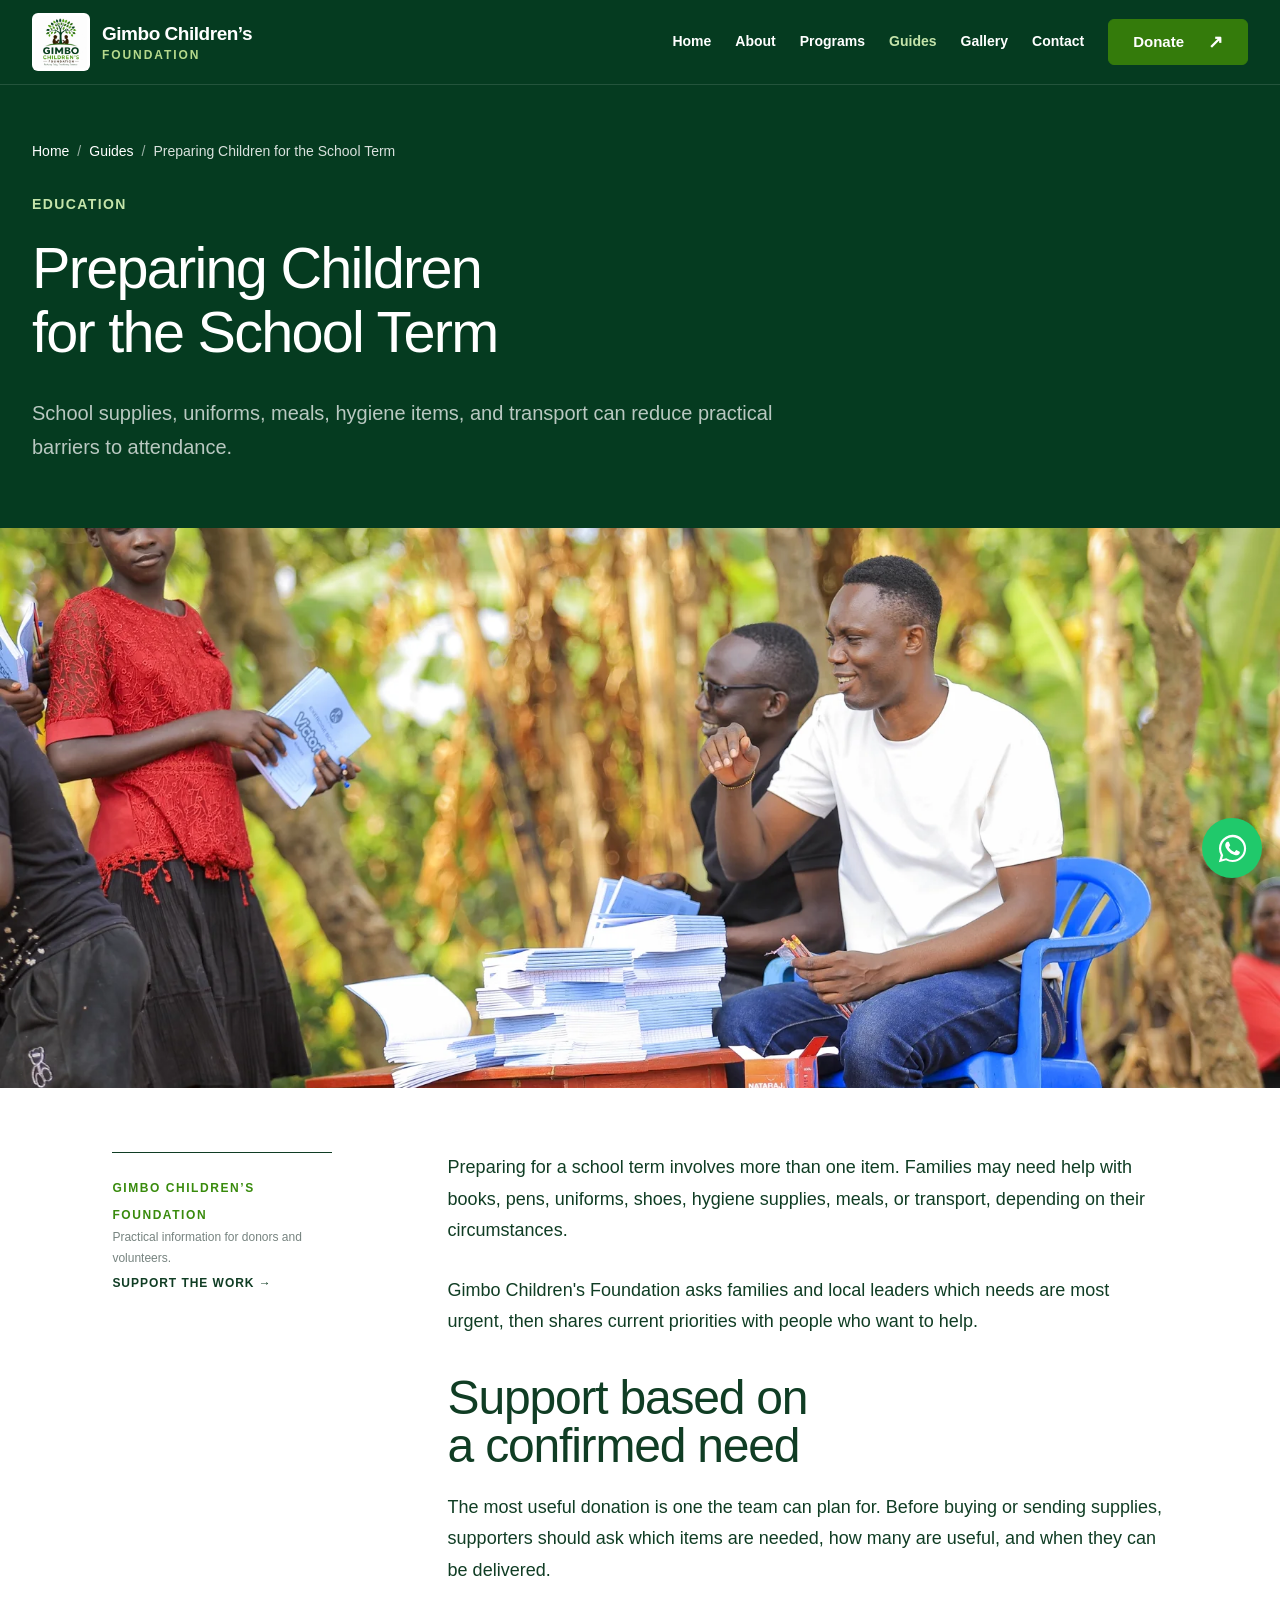
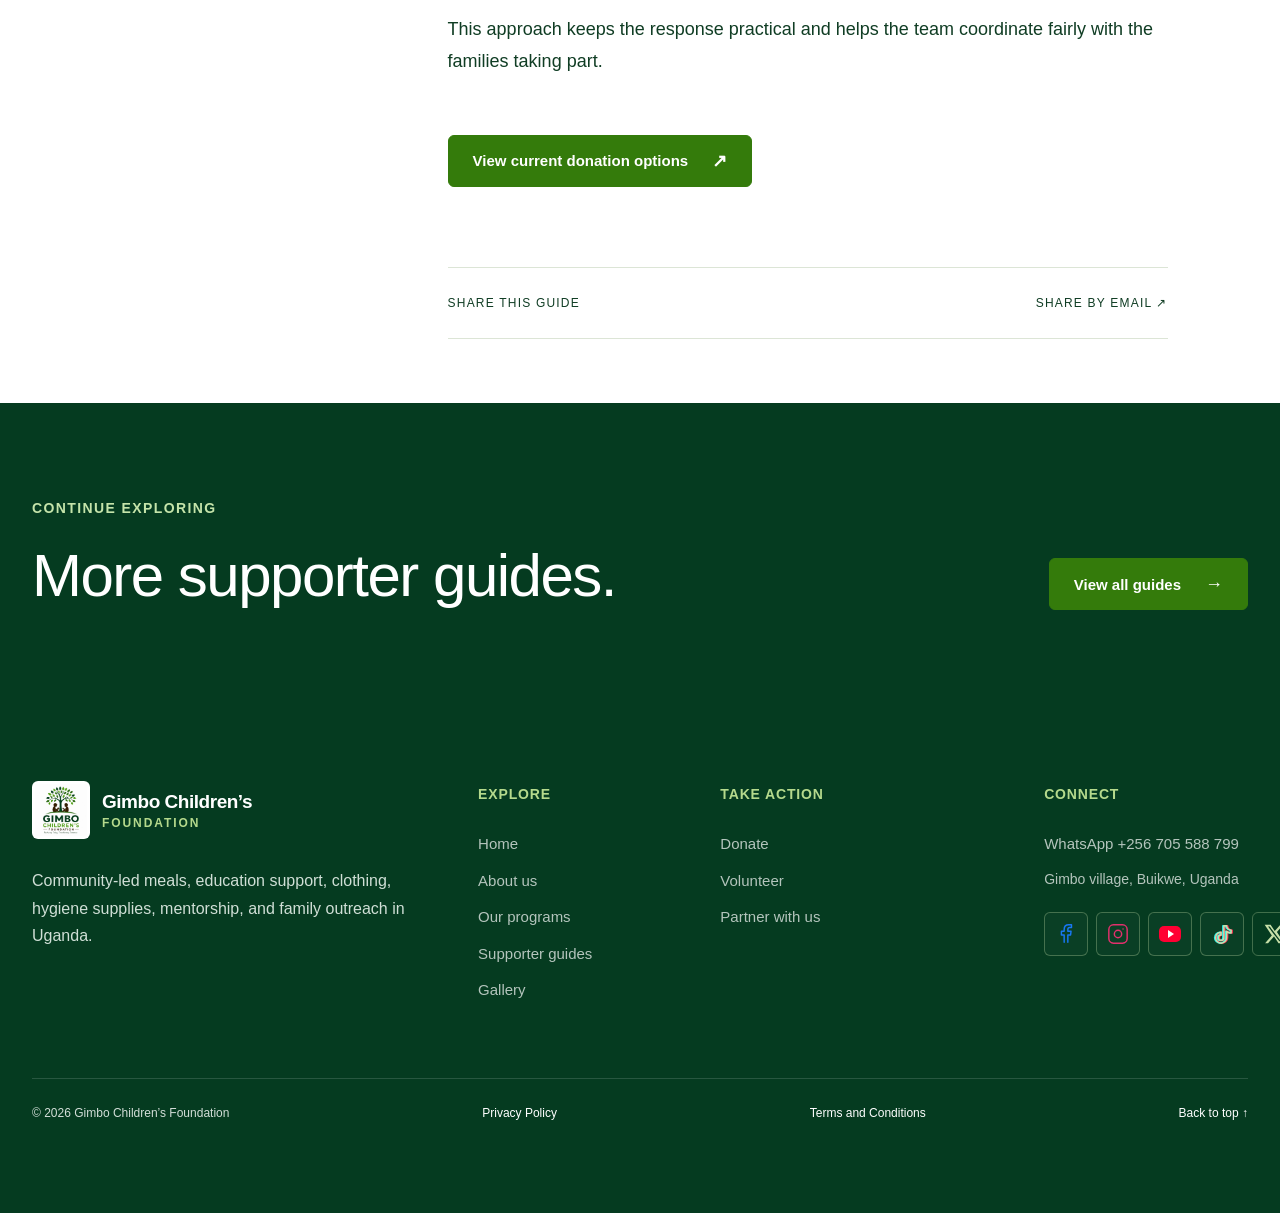
<file: stories/back-to-school/index.html>
<!DOCTYPE html><html lang="en"><head><meta charSet="utf-8"/><meta name="viewport" content="width=device-width, initial-scale=1"/><link rel="preload" href="../../media/gimbo-logo.jpeg" as="image"/><link rel="preload" href="../../media/7TK_6945.webp" as="image"/><link rel="stylesheet" href="../../_next/static/css/index.CWdldiJd.css" data-rsc-css-href="../../_next/static/css/index.CWdldiJd.css" data-precedence="vite-rsc/importer-resources"/><title>Preparing Children for the School Term | Gimbo Children&#x27;s Foundation</title><meta name="description" content="School supplies, uniforms, meals, hygiene items, and transport can reduce practical barriers to attendance."/><meta name="keywords" content="children&#x27;s foundation Uganda,child welfare Buikwe,education support Uganda,community outreach Uganda,donate to children Uganda"/><meta name="category" content="Nonprofit organization"/><meta name="robots" content="index, follow"/><meta property="og:title" content="Preparing Children for the School Term | Gimbo Children&#x27;s Foundation"/><meta property="og:description" content="School supplies, uniforms, meals, hygiene items, and transport can reduce practical barriers to attendance."/><meta property="og:url" content="https://maverick745.github.io/Gimbo-children/stories/back-to-school"/><meta property="og:site_name" content="Gimbo Children&#x27;s Foundation"/><meta property="og:type" content="article"/><meta property="og:image" content="https://maverick745.github.io/Gimbo-children/media/7TK_6945.webp"/><meta property="og:image:alt" content="A foundation team member speaking with a child beside stacks of exercise books"/><meta name="twitter:card" content="summary_large_image"/><meta name="twitter:title" content="Preparing Children for the School Term | Gimbo Children&#x27;s Foundation"/><meta name="twitter:description" content="School supplies, uniforms, meals, hygiene items, and transport can reduce practical barriers to attendance."/><meta name="twitter:image" content="https://maverick745.github.io/Gimbo-children/media/7TK_6945.webp"/><meta name="twitter:image:alt" content="A foundation team member speaking with a child beside stacks of exercise books"/><link rel="shortcut icon" href="../../favicon.png"/><link rel="icon" href="../../favicon.png" type="image/png" sizes="64x64"/><link rel="apple-touch-icon" href="../../apple-touch-icon.png" type="image/png" sizes="180x180"/><link rel="canonical" href="https://maverick745.github.io/Gimbo-children/stories/back-to-school"/>
</head><body><script type="application/ld+json">[{"@context":"https://schema.org","@type":["NGO","LocalBusiness"],"@id":"https://maverick745.github.io/Gimbo-children/#organization","name":"Gimbo Children's Foundation","url":"https://maverick745.github.io/Gimbo-children","logo":"https://maverick745.github.io/Gimbo-children/apple-touch-icon.png","image":"https://maverick745.github.io/Gimbo-children/og.jpg","telephone":"+256705588799","description":"Community-led support for vulnerable children and families in Uganda.","address":{"@type":"PostalAddress","addressLocality":"Gimbo village","addressRegion":"Buikwe","addressCountry":"UG"},"contactPoint":{"@type":"ContactPoint","telephone":"+256705588799","contactType":"general enquiries","availableLanguage":"English"}},{"@context":"https://schema.org","@type":"WebSite","name":"Gimbo Children's Foundation","url":"https://maverick745.github.io/Gimbo-children","inLanguage":"en"}]</script><a class="skip-link" href="#article">Skip to article</a><header class="site-header" id="site-top"><div class="shell nav-row"><a class="brand" href="../../" aria-label="Gimbo Children&#x27;s Foundation home"><span class="brand-mark"><img src="../../media/gimbo-logo.jpeg" alt="Gimbo Children&#x27;s Foundation tree and children logo" width="52" height="52"/></span><span class="brand-copy"><strong>Gimbo Children’s</strong><small>Foundation</small></span></a><nav class="desktop-nav" aria-label="Primary navigation"><a href="../../">Home</a><a href="../../about">About</a><a href="../../programs">Programs</a><a href="../../stories" aria-current="page">Guides</a><a href="../../gallery">Gallery</a><a href="../../contact">Contact</a></nav><a class="button button-small header-give" href="../../get-involved#school-campaign">Donate <span aria-hidden="true">↗</span></a><div class="mobile-nav-control"><button class="mobile-nav-toggle" type="button" aria-label="Open navigation" aria-expanded="false"><span></span><span></span></button><div class="mobile-nav-layer " aria-hidden="true" inert=""><button class="mobile-nav-backdrop" type="button" aria-label="Close navigation" tabindex="-1"></button><div class="mobile-nav-panel" role="dialog" aria-modal="true" aria-label="Site navigation"><div class="mobile-nav-head"><a class="mobile-nav-brand" href="../../" aria-label="Gimbo Children&#x27;s Foundation home"><img src="../../media/gimbo-logo.jpeg" alt="Gimbo Children&#x27;s Foundation logo" width="44" height="44"/><span>Gimbo Children’s<small>Foundation</small></span></a><button class="mobile-nav-close" type="button" aria-label="Close navigation"><i></i><i></i></button></div><nav aria-label="Mobile navigation"><p class="mobile-nav-group-label">Explore</p><a href="../../"><svg class="navigation-icon" width="24" height="24" viewBox="0 0 24 24" fill="none" stroke="currentColor" stroke-width="1.7" stroke-linecap="round" stroke-linejoin="round" aria-hidden="true"><path d="M3 10 12 3l9 7v10a1 1 0 0 1-1 1h-5v-7H9v7H4a1 1 0 0 1-1-1Z"></path></svg><strong>Home</strong></a><a href="../../about"><svg class="navigation-icon" width="24" height="24" viewBox="0 0 24 24" fill="none" stroke="currentColor" stroke-width="1.7" stroke-linecap="round" stroke-linejoin="round" aria-hidden="true"><path d="M12 11a4 4 0 1 0 0-8 4 4 0 0 0 0 8ZM4 21v-2a8 8 0 0 1 16 0v2"></path></svg><strong>About</strong></a><a href="../../programs"><svg class="navigation-icon" width="24" height="24" viewBox="0 0 24 24" fill="none" stroke="currentColor" stroke-width="1.7" stroke-linecap="round" stroke-linejoin="round" aria-hidden="true"><path d="M12 21 3.5 12.5a5.3 5.3 0 0 1 7.5-7.5l1 1 1-1a5.3 5.3 0 0 1 7.5 7.5Z"></path></svg><strong>Programs</strong></a><a href="../../stories" aria-current="page"><svg class="navigation-icon" width="24" height="24" viewBox="0 0 24 24" fill="none" stroke="currentColor" stroke-width="1.7" stroke-linecap="round" stroke-linejoin="round" aria-hidden="true"><path d="M12 5v16M12 5C9 3 5 3 2 4v16c3-1 7-1 10 1 3-2 7-2 10-1V4c-3-1-7-1-10 1Z"></path></svg><strong>Guides</strong></a><a href="../../gallery"><svg class="navigation-icon" width="24" height="24" viewBox="0 0 24 24" fill="none" stroke="currentColor" stroke-width="1.7" stroke-linecap="round" stroke-linejoin="round" aria-hidden="true"><path d="M3 3h18v18H3ZM3 16l5-5 5 5 3-3 5 5M15 7h.01"></path></svg><strong>Gallery</strong></a></nav><div class="mobile-nav-connect"><p class="mobile-nav-group-label">Connect &amp; support</p><a class="mobile-nav-contact-link" href="../../contact"><svg class="navigation-icon" width="24" height="24" viewBox="0 0 24 24" fill="none" stroke="currentColor" stroke-width="1.7" stroke-linecap="round" stroke-linejoin="round" aria-hidden="true"><path d="M5 3h4l2 5-3 2a16 16 0 0 0 6 6l2-3 5 2v4a2 2 0 0 1-2 2A18 18 0 0 1 3 5a2 2 0 0 1 2-2Z"></path></svg><strong>Contact us</strong></a><a class="mobile-nav-action" href="../../get-involved#payment-methods"><svg class="navigation-icon" width="24" height="24" viewBox="0 0 24 24" fill="none" stroke="currentColor" stroke-width="1.7" stroke-linecap="round" stroke-linejoin="round" aria-hidden="true"><path d="M3 8h18v4H3ZM5 12v9h14v-9M12 8v13M12 8H8a3 3 0 1 1 3-3l1 3Zm0 0h4a3 3 0 1 0-3-3l-1 3Z"></path></svg><strong>Donate</strong></a></div><div class="mobile-nav-contact"><span>Gimbo village, Buikwe, Uganda</span></div></div></div></div></div></header><main><article id="article" class="article-page"><script type="application/ld+json">{"@context":"https://schema.org","@type":"Article","headline":"Preparing Children for the School Term","description":"School supplies, uniforms, meals, hygiene items, and transport can reduce practical barriers to attendance.","image":"https://maverick745.github.io/Gimbo-children/media/7TK_6945.webp","mainEntityOfPage":"https://maverick745.github.io/Gimbo-children/stories/back-to-school","author":{"@type":"Organization","name":"Gimbo Children's Foundation"},"publisher":{"@id":"https://maverick745.github.io/Gimbo-children/#organization"}}</script><header class="article-header" id="top"><div class="shell"><nav class="breadcrumbs" aria-label="Breadcrumb"><ol><li><a href="../../">Home</a></li><li><a href="../../stories">Guides</a></li><li><span aria-current="page">Preparing Children for the School Term</span></li></ol></nav><script type="application/ld+json">{"@context":"https://schema.org","@type":"BreadcrumbList","itemListElement":[{"@type":"ListItem","position":1,"name":"Home","item":"https://maverick745.github.io/Gimbo-children/"},{"@type":"ListItem","position":2,"name":"Guides","item":"https://maverick745.github.io/Gimbo-children/stories"},{"@type":"ListItem","position":3,"name":"Preparing Children for the School Term","item":"https://maverick745.github.io/Gimbo-children/stories/back-to-school"}]}</script><p class="eyebrow light">Education</p><h1>Preparing Children for the School Term</h1><p>School supplies, uniforms, meals, hygiene items, and transport can reduce practical barriers to attendance.</p></div></header><div class="article-hero-image"><img src="../../media/7TK_6945.webp" alt="A foundation team member speaking with a child beside stacks of exercise books"/></div><div class="shell article-layout"><aside><span>Gimbo Children’s Foundation</span><p>Practical information for donors and volunteers.</p><a href="../../get-involved#payment-methods">Support the work →</a></aside><div class="article-body"><p>Preparing for a school term involves more than one item. Families may need help with books, pens, uniforms, shoes, hygiene supplies, meals, or transport, depending on their circumstances.</p><p>Gimbo Children&#x27;s Foundation asks families and local leaders which needs are most urgent, then shares current priorities with people who want to help.</p><h2>Support based on a confirmed need</h2><p>The most useful donation is one the team can plan for. Before buying or sending supplies, supporters should ask which items are needed, how many are useful, and when they can be delivered.</p><p>This approach keeps the response practical and helps the team coordinate fairly with the families taking part.</p><a class="button button-coral" href="../../get-involved#give">View current donation options <span>↗</span></a><div class="article-share"><span>Share this guide</span><a href="mailto:?subject=Preparing%20Children%20for%20the%20School%20Term%20%7C%20Gimbo%20Children&#x27;s%20Foundation&amp;body=Read%20this%20guide%20from%20Gimbo%20Children&#x27;s%20Foundation%3A%20https%3A%2F%2Fmaverick745.github.io%2FGimbo-children%2Fstories%2Fback-to-school">Share by email ↗</a></div></div></div></article><section class="article-next"><div class="shell"><p class="eyebrow light">Continue exploring</p><h2>More supporter guides.</h2><a class="button button-coral" href="../../stories">View all guides <span>→</span></a></div></section></main><footer class="site-footer"><div class="shell footer-grid"><div class="footer-brand"><a class="brand footer-logo" href="../../" aria-label="Gimbo Children&#x27;s Foundation home"><span class="brand-mark"><img src="../../media/gimbo-logo.jpeg" alt="Gimbo Children&#x27;s Foundation tree and children logo" width="52" height="52" loading="lazy"/></span><span class="brand-copy"><strong>Gimbo Children’s</strong><small>Foundation</small></span></a><p>Community-led meals, education support, clothing, hygiene supplies, mentorship, and family outreach in Uganda.</p></div><div><h3>Explore</h3><a href="../../">Home</a><a href="../../about">About us</a><a href="../../programs">Our programs</a><a href="../../stories">Supporter guides</a><a href="../../gallery">Gallery</a></div><div><h3>Take action</h3><a href="../../get-involved#school-campaign">Donate</a><a href="../../contact#volunteer">Volunteer</a><a href="../../contact#partner">Partner with us</a></div><div><h3>Connect</h3><a href="https://wa.me/256705588799?text=Hello%20Gimbo%20Children%27s%20Foundation">WhatsApp <!-- -->+256 705 588 799</a><span>Gimbo village, Buikwe, Uganda</span><div class="social-links"><div class="social-icons" aria-label="Social media"><a data-platform="facebook" href="https://www.facebook.com/people/Gimbo-Childrens-Foundation/61595133593033/" aria-label="Gimbo Children&#x27;s Foundation on Facebook" target="_blank" rel="noopener noreferrer"><svg viewBox="0 0 24 24" width="22" height="22" fill="none" stroke="currentColor" stroke-width="1.6" stroke-linecap="round" stroke-linejoin="round" aria-hidden="true"><path d="M14 21v-8h3l.5-4H14V7c0-1 .5-2 2-2h2V2h-3c-3 0-5 2-5 5v2H7v4h3v8"></path></svg></a><a data-platform="instagram" href="https://www.instagram.com/gimbochildrensfoundation/" aria-label="Gimbo Children&#x27;s Foundation on Instagram" target="_blank" rel="noopener noreferrer"><svg viewBox="0 0 24 24" width="22" height="22" fill="none" stroke="currentColor" stroke-width="1.6" stroke-linecap="round" stroke-linejoin="round" aria-hidden="true"><path d="M7 2h10a5 5 0 0 1 5 5v10a5 5 0 0 1-5 5H7a5 5 0 0 1-5-5V7a5 5 0 0 1 5-5ZM16 12a4 4 0 1 1-8 0 4 4 0 0 1 8 0ZM17.5 6.5h.01"></path></svg></a><a data-platform="youtube" href="https://www.youtube.com/@gimbochildrensfoundation" aria-label="Gimbo Children&#x27;s Foundation on YouTube" target="_blank" rel="noopener noreferrer"><svg viewBox="0 0 24 24" width="24" height="24" aria-hidden="true"><rect x="1" y="4" width="22" height="16" rx="5" fill="#ff0033"></rect><path d="m10 8 6 4-6 4Z" fill="white"></path></svg></a><a data-platform="tiktok" href="https://www.tiktok.com/@gimbochildrensfoundation" aria-label="Gimbo Children&#x27;s Foundation on TikTok" target="_blank" rel="noopener noreferrer"><svg viewBox="0 0 24 24" width="22" height="22" fill="none" stroke="currentColor" stroke-width="1.6" stroke-linecap="round" stroke-linejoin="round" aria-hidden="true"><path d="M14 3h3a6 6 0 0 0 5 5v3a9 9 0 0 1-5-2v7a6 6 0 1 1-6-6v3a3 3 0 1 0 3 3Z"></path></svg></a><a data-platform="x" href="https://x.com/mugoyaedrine08" aria-label="Gimbo Children&#x27;s Foundation on X" target="_blank" rel="noopener noreferrer"><svg viewBox="0 0 24 24" width="22" height="22" fill="currentColor" aria-hidden="true"><path d="M18.9 2H22l-6.8 7.8L23.2 22h-6.3L12 14.6 5.5 22H2.3l7.3-8.5L1.8 2h6.5l4.5 6.8L18.9 2Zm-1.1 18h1.7L7.3 3.9H5.5L17.8 20Z"></path></svg></a></div></div></div></div><div class="shell footer-bottom"><span>© 2026 Gimbo Children’s Foundation</span><a href="../../privacy">Privacy Policy</a><a href="../../terms">Terms and Conditions</a><a href="#site-top">Back to top ↑</a></div></footer><a class="floating-whatsapp" href="https://wa.me/256705588799?text=Hello%20Gimbo%20Children%27s%20Foundation%2C%20I%20would%20like%20to%20learn%20more." aria-label="Chat with Gimbo Children&#x27;s Foundation on WhatsApp"><svg aria-hidden="true" viewBox="0 0 24 24"><path d="M17.47 14.38c-.3-.15-1.76-.87-2.03-.97-.27-.1-.47-.15-.67.15-.2.3-.77.97-.94 1.17-.17.2-.35.22-.65.07-.3-.15-1.26-.46-2.4-1.48-.89-.79-1.49-1.77-1.66-2.07-.17-.3-.02-.46.13-.61.13-.13.3-.35.45-.52.15-.17.2-.3.3-.5.1-.2.05-.37-.02-.52-.08-.15-.67-1.61-.91-2.2-.24-.58-.49-.5-.67-.51h-.57c-.2 0-.52.07-.79.37-.27.3-1.04 1.02-1.04 2.48s1.07 2.88 1.21 3.08c.15.2 2.1 3.2 5.08 4.49.71.31 1.26.49 1.69.63.71.23 1.36.19 1.87.12.57-.09 1.76-.72 2.01-1.41.25-.7.25-1.3.17-1.42-.07-.13-.27-.2-.57-.35M12.04 21.5h-.01a9.38 9.38 0 0 1-4.78-1.31l-.34-.2-3.55.93.95-3.46-.22-.36A9.42 9.42 0 1 1 12.04 21.5m8.02-17.46A11.27 11.27 0 0 0 12.05.72 11.21 11.21 0 0 0 2.3 17.5L.7 23.28l5.92-1.55a11.22 11.22 0 0 0 5.42 1.38h.01A11.22 11.22 0 0 0 23.28 11.9c0-3-1.14-5.8-3.22-7.86"></path></svg><small>WhatsApp</small></a><script src="../../static-site.js" defer></script></body></html>
</file>
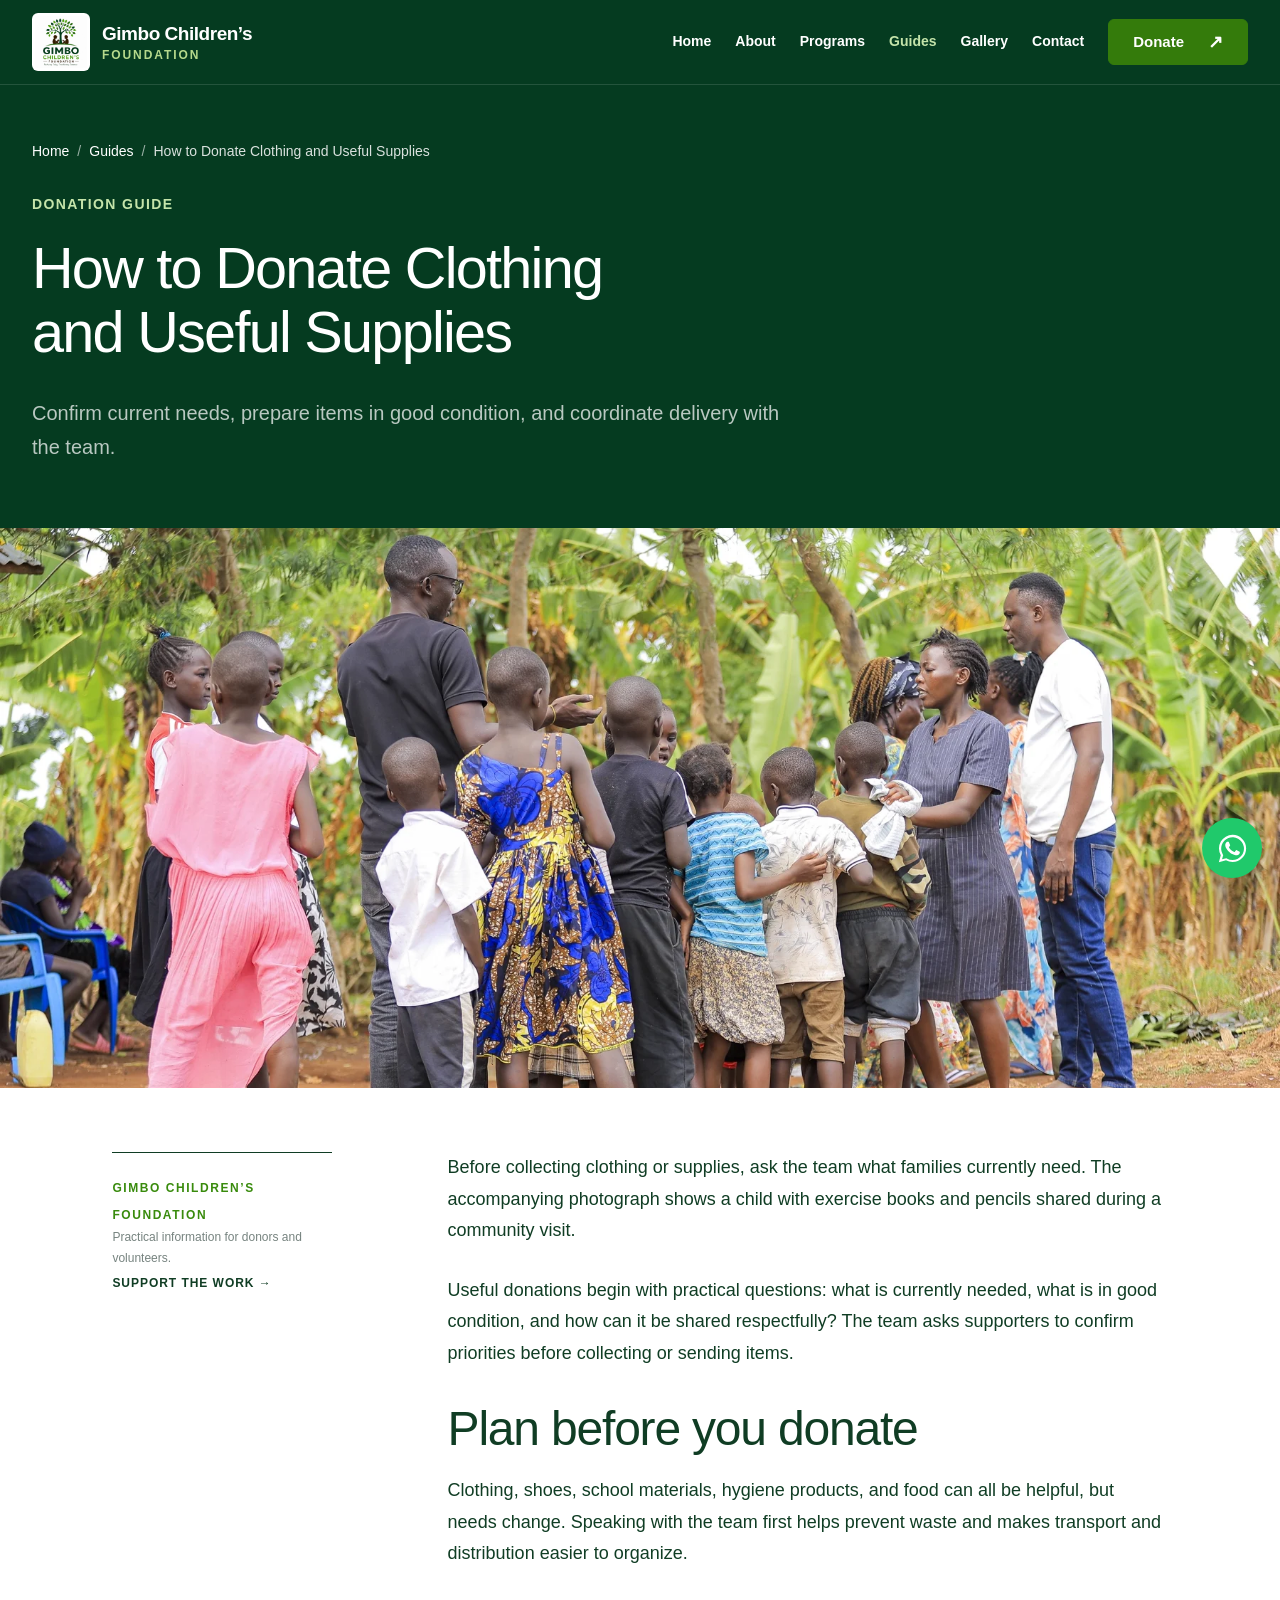
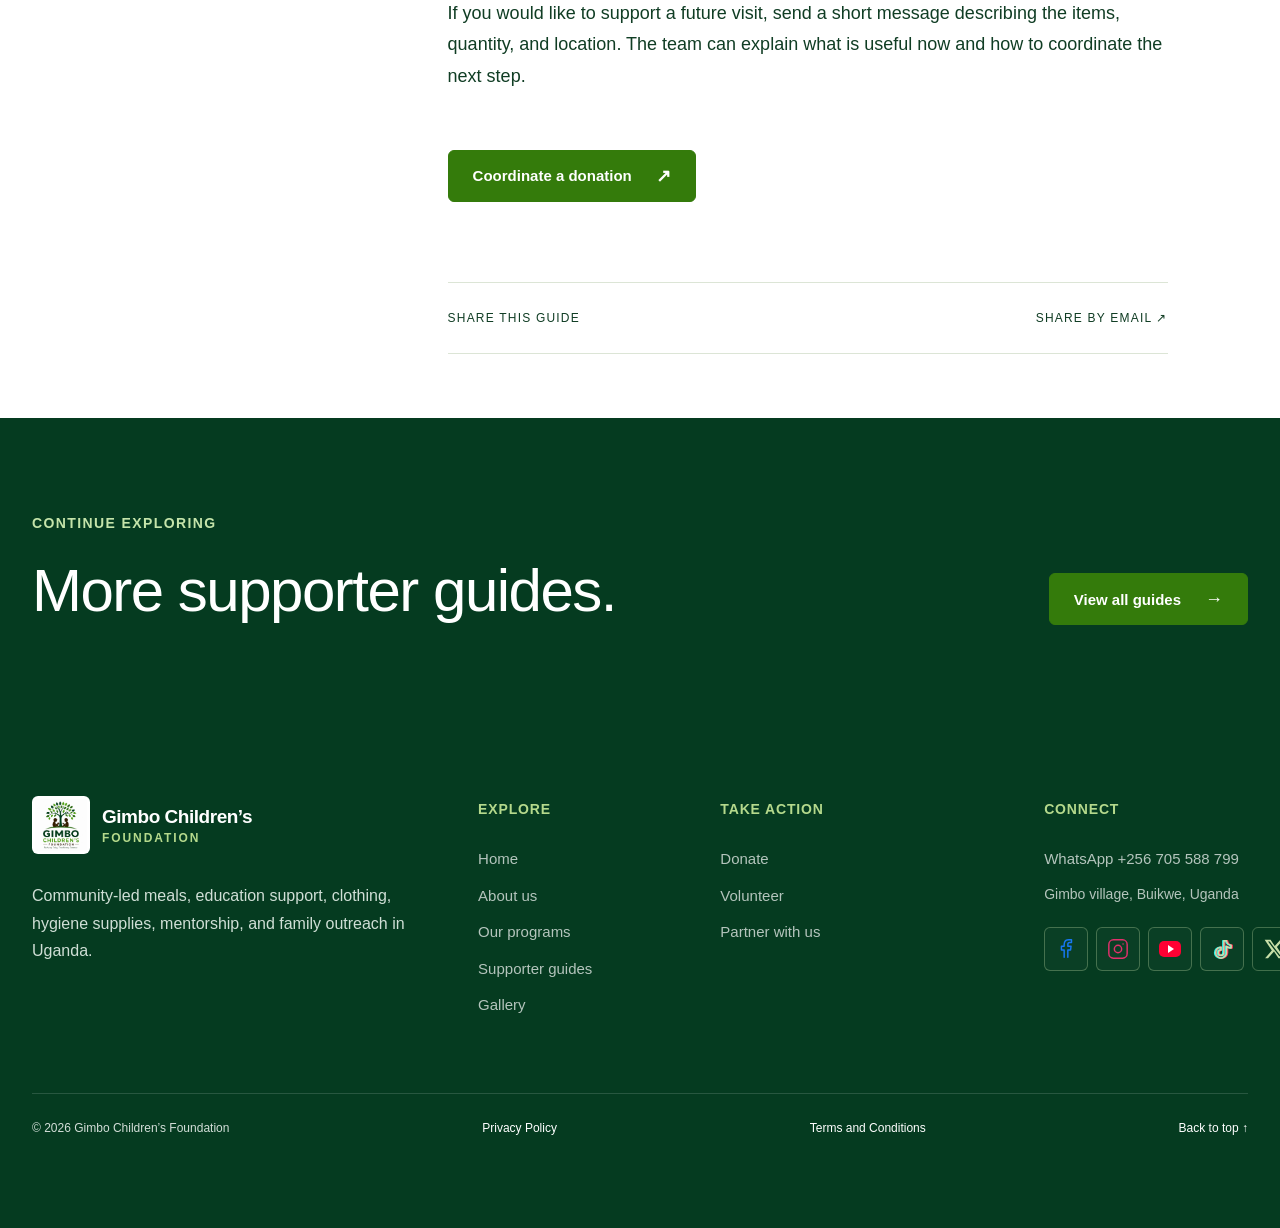
<file: stories/clothing-drive/index.html>
<!DOCTYPE html><html lang="en"><head><meta charSet="utf-8"/><meta name="viewport" content="width=device-width, initial-scale=1"/><link rel="preload" href="../../media/gimbo-logo.jpeg" as="image"/><link rel="preload" href="../../media/7TK_6670.webp" as="image"/><link rel="stylesheet" href="../../_next/static/css/index.CWdldiJd.css" data-rsc-css-href="../../_next/static/css/index.CWdldiJd.css" data-precedence="vite-rsc/importer-resources"/><title>How to Donate Clothing and Useful Supplies | Gimbo Children&#x27;s Foundation</title><meta name="description" content="Confirm current needs, prepare items in good condition, and coordinate delivery with the team."/><meta name="keywords" content="children&#x27;s foundation Uganda,child welfare Buikwe,education support Uganda,community outreach Uganda,donate to children Uganda"/><meta name="category" content="Nonprofit organization"/><meta name="robots" content="index, follow"/><meta property="og:title" content="How to Donate Clothing and Useful Supplies | Gimbo Children&#x27;s Foundation"/><meta property="og:description" content="Confirm current needs, prepare items in good condition, and coordinate delivery with the team."/><meta property="og:url" content="https://maverick745.github.io/Gimbo-children/stories/clothing-drive"/><meta property="og:site_name" content="Gimbo Children&#x27;s Foundation"/><meta property="og:type" content="article"/><meta property="og:image" content="https://maverick745.github.io/Gimbo-children/media/7TK_6670.webp"/><meta property="og:image:alt" content="Foundation team members meeting children and family members outdoors during a community visit"/><meta name="twitter:card" content="summary_large_image"/><meta name="twitter:title" content="How to Donate Clothing and Useful Supplies | Gimbo Children&#x27;s Foundation"/><meta name="twitter:description" content="Confirm current needs, prepare items in good condition, and coordinate delivery with the team."/><meta name="twitter:image" content="https://maverick745.github.io/Gimbo-children/media/7TK_6670.webp"/><meta name="twitter:image:alt" content="Foundation team members meeting children and family members outdoors during a community visit"/><link rel="shortcut icon" href="../../favicon.png"/><link rel="icon" href="../../favicon.png" type="image/png" sizes="64x64"/><link rel="apple-touch-icon" href="../../apple-touch-icon.png" type="image/png" sizes="180x180"/><link rel="canonical" href="https://maverick745.github.io/Gimbo-children/stories/clothing-drive"/>
</head><body><script type="application/ld+json">[{"@context":"https://schema.org","@type":["NGO","LocalBusiness"],"@id":"https://maverick745.github.io/Gimbo-children/#organization","name":"Gimbo Children's Foundation","url":"https://maverick745.github.io/Gimbo-children","logo":"https://maverick745.github.io/Gimbo-children/apple-touch-icon.png","image":"https://maverick745.github.io/Gimbo-children/og.jpg","telephone":"+256705588799","description":"Community-led support for vulnerable children and families in Uganda.","address":{"@type":"PostalAddress","addressLocality":"Gimbo village","addressRegion":"Buikwe","addressCountry":"UG"},"contactPoint":{"@type":"ContactPoint","telephone":"+256705588799","contactType":"general enquiries","availableLanguage":"English"}},{"@context":"https://schema.org","@type":"WebSite","name":"Gimbo Children's Foundation","url":"https://maverick745.github.io/Gimbo-children","inLanguage":"en"}]</script><a class="skip-link" href="#article">Skip to article</a><header class="site-header" id="site-top"><div class="shell nav-row"><a class="brand" href="../../" aria-label="Gimbo Children&#x27;s Foundation home"><span class="brand-mark"><img src="../../media/gimbo-logo.jpeg" alt="Gimbo Children&#x27;s Foundation tree and children logo" width="52" height="52"/></span><span class="brand-copy"><strong>Gimbo Children’s</strong><small>Foundation</small></span></a><nav class="desktop-nav" aria-label="Primary navigation"><a href="../../">Home</a><a href="../../about">About</a><a href="../../programs">Programs</a><a href="../../stories" aria-current="page">Guides</a><a href="../../gallery">Gallery</a><a href="../../contact">Contact</a></nav><a class="button button-small header-give" href="../../get-involved#school-campaign">Donate <span aria-hidden="true">↗</span></a><div class="mobile-nav-control"><button class="mobile-nav-toggle" type="button" aria-label="Open navigation" aria-expanded="false"><span></span><span></span></button><div class="mobile-nav-layer " aria-hidden="true" inert=""><button class="mobile-nav-backdrop" type="button" aria-label="Close navigation" tabindex="-1"></button><div class="mobile-nav-panel" role="dialog" aria-modal="true" aria-label="Site navigation"><div class="mobile-nav-head"><a class="mobile-nav-brand" href="../../" aria-label="Gimbo Children&#x27;s Foundation home"><img src="../../media/gimbo-logo.jpeg" alt="Gimbo Children&#x27;s Foundation logo" width="44" height="44"/><span>Gimbo Children’s<small>Foundation</small></span></a><button class="mobile-nav-close" type="button" aria-label="Close navigation"><i></i><i></i></button></div><nav aria-label="Mobile navigation"><p class="mobile-nav-group-label">Explore</p><a href="../../"><svg class="navigation-icon" width="24" height="24" viewBox="0 0 24 24" fill="none" stroke="currentColor" stroke-width="1.7" stroke-linecap="round" stroke-linejoin="round" aria-hidden="true"><path d="M3 10 12 3l9 7v10a1 1 0 0 1-1 1h-5v-7H9v7H4a1 1 0 0 1-1-1Z"></path></svg><strong>Home</strong></a><a href="../../about"><svg class="navigation-icon" width="24" height="24" viewBox="0 0 24 24" fill="none" stroke="currentColor" stroke-width="1.7" stroke-linecap="round" stroke-linejoin="round" aria-hidden="true"><path d="M12 11a4 4 0 1 0 0-8 4 4 0 0 0 0 8ZM4 21v-2a8 8 0 0 1 16 0v2"></path></svg><strong>About</strong></a><a href="../../programs"><svg class="navigation-icon" width="24" height="24" viewBox="0 0 24 24" fill="none" stroke="currentColor" stroke-width="1.7" stroke-linecap="round" stroke-linejoin="round" aria-hidden="true"><path d="M12 21 3.5 12.5a5.3 5.3 0 0 1 7.5-7.5l1 1 1-1a5.3 5.3 0 0 1 7.5 7.5Z"></path></svg><strong>Programs</strong></a><a href="../../stories" aria-current="page"><svg class="navigation-icon" width="24" height="24" viewBox="0 0 24 24" fill="none" stroke="currentColor" stroke-width="1.7" stroke-linecap="round" stroke-linejoin="round" aria-hidden="true"><path d="M12 5v16M12 5C9 3 5 3 2 4v16c3-1 7-1 10 1 3-2 7-2 10-1V4c-3-1-7-1-10 1Z"></path></svg><strong>Guides</strong></a><a href="../../gallery"><svg class="navigation-icon" width="24" height="24" viewBox="0 0 24 24" fill="none" stroke="currentColor" stroke-width="1.7" stroke-linecap="round" stroke-linejoin="round" aria-hidden="true"><path d="M3 3h18v18H3ZM3 16l5-5 5 5 3-3 5 5M15 7h.01"></path></svg><strong>Gallery</strong></a></nav><div class="mobile-nav-connect"><p class="mobile-nav-group-label">Connect &amp; support</p><a class="mobile-nav-contact-link" href="../../contact"><svg class="navigation-icon" width="24" height="24" viewBox="0 0 24 24" fill="none" stroke="currentColor" stroke-width="1.7" stroke-linecap="round" stroke-linejoin="round" aria-hidden="true"><path d="M5 3h4l2 5-3 2a16 16 0 0 0 6 6l2-3 5 2v4a2 2 0 0 1-2 2A18 18 0 0 1 3 5a2 2 0 0 1 2-2Z"></path></svg><strong>Contact us</strong></a><a class="mobile-nav-action" href="../../get-involved#payment-methods"><svg class="navigation-icon" width="24" height="24" viewBox="0 0 24 24" fill="none" stroke="currentColor" stroke-width="1.7" stroke-linecap="round" stroke-linejoin="round" aria-hidden="true"><path d="M3 8h18v4H3ZM5 12v9h14v-9M12 8v13M12 8H8a3 3 0 1 1 3-3l1 3Zm0 0h4a3 3 0 1 0-3-3l-1 3Z"></path></svg><strong>Donate</strong></a></div><div class="mobile-nav-contact"><span>Gimbo village, Buikwe, Uganda</span></div></div></div></div></div></header><main><article id="article" class="article-page"><script type="application/ld+json">{"@context":"https://schema.org","@type":"Article","headline":"How to Donate Clothing and Useful Supplies","description":"Confirm current needs, prepare items in good condition, and coordinate delivery with the team.","image":"https://maverick745.github.io/Gimbo-children/media/7TK_6670.webp","mainEntityOfPage":"https://maverick745.github.io/Gimbo-children/stories/clothing-drive","author":{"@type":"Organization","name":"Gimbo Children's Foundation"},"publisher":{"@id":"https://maverick745.github.io/Gimbo-children/#organization"}}</script><header class="article-header" id="top"><div class="shell"><nav class="breadcrumbs" aria-label="Breadcrumb"><ol><li><a href="../../">Home</a></li><li><a href="../../stories">Guides</a></li><li><span aria-current="page">How to Donate Clothing and Useful Supplies</span></li></ol></nav><script type="application/ld+json">{"@context":"https://schema.org","@type":"BreadcrumbList","itemListElement":[{"@type":"ListItem","position":1,"name":"Home","item":"https://maverick745.github.io/Gimbo-children/"},{"@type":"ListItem","position":2,"name":"Guides","item":"https://maverick745.github.io/Gimbo-children/stories"},{"@type":"ListItem","position":3,"name":"How to Donate Clothing and Useful Supplies","item":"https://maverick745.github.io/Gimbo-children/stories/clothing-drive"}]}</script><p class="eyebrow light">Donation guide</p><h1>How to Donate Clothing and Useful Supplies</h1><p>Confirm current needs, prepare items in good condition, and coordinate delivery with the team.</p></div></header><div class="article-hero-image"><img src="../../media/7TK_6670.webp" alt="Foundation team members meeting children and family members outdoors during a community visit"/></div><div class="shell article-layout"><aside><span>Gimbo Children’s Foundation</span><p>Practical information for donors and volunteers.</p><a href="../../get-involved#payment-methods">Support the work →</a></aside><div class="article-body"><p>Before collecting clothing or supplies, ask the team what families currently need. The accompanying photograph shows a child with exercise books and pencils shared during a community visit.</p><p>Useful donations begin with practical questions: what is currently needed, what is in good condition, and how can it be shared respectfully? The team asks supporters to confirm priorities before collecting or sending items.</p><h2>Plan before you donate</h2><p>Clothing, shoes, school materials, hygiene products, and food can all be helpful, but needs change. Speaking with the team first helps prevent waste and makes transport and distribution easier to organize.</p><p>If you would like to support a future visit, send a short message describing the items, quantity, and location. The team can explain what is useful now and how to coordinate the next step.</p><a class="button button-coral" href="../../contact">Coordinate a donation <span>↗</span></a><div class="article-share"><span>Share this guide</span><a href="mailto:?subject=How%20to%20Donate%20Clothing%20and%20Useful%20Supplies%20%7C%20Gimbo%20Children&#x27;s%20Foundation&amp;body=Read%20this%20guide%20from%20Gimbo%20Children&#x27;s%20Foundation%3A%20https%3A%2F%2Fmaverick745.github.io%2FGimbo-children%2Fstories%2Fclothing-drive">Share by email ↗</a></div></div></div></article><section class="article-next"><div class="shell"><p class="eyebrow light">Continue exploring</p><h2>More supporter guides.</h2><a class="button button-coral" href="../../stories">View all guides <span>→</span></a></div></section></main><footer class="site-footer"><div class="shell footer-grid"><div class="footer-brand"><a class="brand footer-logo" href="../../" aria-label="Gimbo Children&#x27;s Foundation home"><span class="brand-mark"><img src="../../media/gimbo-logo.jpeg" alt="Gimbo Children&#x27;s Foundation tree and children logo" width="52" height="52" loading="lazy"/></span><span class="brand-copy"><strong>Gimbo Children’s</strong><small>Foundation</small></span></a><p>Community-led meals, education support, clothing, hygiene supplies, mentorship, and family outreach in Uganda.</p></div><div><h3>Explore</h3><a href="../../">Home</a><a href="../../about">About us</a><a href="../../programs">Our programs</a><a href="../../stories">Supporter guides</a><a href="../../gallery">Gallery</a></div><div><h3>Take action</h3><a href="../../get-involved#school-campaign">Donate</a><a href="../../contact#volunteer">Volunteer</a><a href="../../contact#partner">Partner with us</a></div><div><h3>Connect</h3><a href="https://wa.me/256705588799?text=Hello%20Gimbo%20Children%27s%20Foundation">WhatsApp <!-- -->+256 705 588 799</a><span>Gimbo village, Buikwe, Uganda</span><div class="social-links"><div class="social-icons" aria-label="Social media"><a data-platform="facebook" href="https://www.facebook.com/people/Gimbo-Childrens-Foundation/61595133593033/" aria-label="Gimbo Children&#x27;s Foundation on Facebook" target="_blank" rel="noopener noreferrer"><svg viewBox="0 0 24 24" width="22" height="22" fill="none" stroke="currentColor" stroke-width="1.6" stroke-linecap="round" stroke-linejoin="round" aria-hidden="true"><path d="M14 21v-8h3l.5-4H14V7c0-1 .5-2 2-2h2V2h-3c-3 0-5 2-5 5v2H7v4h3v8"></path></svg></a><a data-platform="instagram" href="https://www.instagram.com/gimbochildrensfoundation/" aria-label="Gimbo Children&#x27;s Foundation on Instagram" target="_blank" rel="noopener noreferrer"><svg viewBox="0 0 24 24" width="22" height="22" fill="none" stroke="currentColor" stroke-width="1.6" stroke-linecap="round" stroke-linejoin="round" aria-hidden="true"><path d="M7 2h10a5 5 0 0 1 5 5v10a5 5 0 0 1-5 5H7a5 5 0 0 1-5-5V7a5 5 0 0 1 5-5ZM16 12a4 4 0 1 1-8 0 4 4 0 0 1 8 0ZM17.5 6.5h.01"></path></svg></a><a data-platform="youtube" href="https://www.youtube.com/@gimbochildrensfoundation" aria-label="Gimbo Children&#x27;s Foundation on YouTube" target="_blank" rel="noopener noreferrer"><svg viewBox="0 0 24 24" width="24" height="24" aria-hidden="true"><rect x="1" y="4" width="22" height="16" rx="5" fill="#ff0033"></rect><path d="m10 8 6 4-6 4Z" fill="white"></path></svg></a><a data-platform="tiktok" href="https://www.tiktok.com/@gimbochildrensfoundation" aria-label="Gimbo Children&#x27;s Foundation on TikTok" target="_blank" rel="noopener noreferrer"><svg viewBox="0 0 24 24" width="22" height="22" fill="none" stroke="currentColor" stroke-width="1.6" stroke-linecap="round" stroke-linejoin="round" aria-hidden="true"><path d="M14 3h3a6 6 0 0 0 5 5v3a9 9 0 0 1-5-2v7a6 6 0 1 1-6-6v3a3 3 0 1 0 3 3Z"></path></svg></a><a data-platform="x" href="https://x.com/mugoyaedrine08" aria-label="Gimbo Children&#x27;s Foundation on X" target="_blank" rel="noopener noreferrer"><svg viewBox="0 0 24 24" width="22" height="22" fill="currentColor" aria-hidden="true"><path d="M18.9 2H22l-6.8 7.8L23.2 22h-6.3L12 14.6 5.5 22H2.3l7.3-8.5L1.8 2h6.5l4.5 6.8L18.9 2Zm-1.1 18h1.7L7.3 3.9H5.5L17.8 20Z"></path></svg></a></div></div></div></div><div class="shell footer-bottom"><span>© 2026 Gimbo Children’s Foundation</span><a href="../../privacy">Privacy Policy</a><a href="../../terms">Terms and Conditions</a><a href="#site-top">Back to top ↑</a></div></footer><a class="floating-whatsapp" href="https://wa.me/256705588799?text=Hello%20Gimbo%20Children%27s%20Foundation%2C%20I%20would%20like%20to%20learn%20more." aria-label="Chat with Gimbo Children&#x27;s Foundation on WhatsApp"><svg aria-hidden="true" viewBox="0 0 24 24"><path d="M17.47 14.38c-.3-.15-1.76-.87-2.03-.97-.27-.1-.47-.15-.67.15-.2.3-.77.97-.94 1.17-.17.2-.35.22-.65.07-.3-.15-1.26-.46-2.4-1.48-.89-.79-1.49-1.77-1.66-2.07-.17-.3-.02-.46.13-.61.13-.13.3-.35.45-.52.15-.17.2-.3.3-.5.1-.2.05-.37-.02-.52-.08-.15-.67-1.61-.91-2.2-.24-.58-.49-.5-.67-.51h-.57c-.2 0-.52.07-.79.37-.27.3-1.04 1.02-1.04 2.48s1.07 2.88 1.21 3.08c.15.2 2.1 3.2 5.08 4.49.71.31 1.26.49 1.69.63.71.23 1.36.19 1.87.12.57-.09 1.76-.72 2.01-1.41.25-.7.25-1.3.17-1.42-.07-.13-.27-.2-.57-.35M12.04 21.5h-.01a9.38 9.38 0 0 1-4.78-1.31l-.34-.2-3.55.93.95-3.46-.22-.36A9.42 9.42 0 1 1 12.04 21.5m8.02-17.46A11.27 11.27 0 0 0 12.05.72 11.21 11.21 0 0 0 2.3 17.5L.7 23.28l5.92-1.55a11.22 11.22 0 0 0 5.42 1.38h.01A11.22 11.22 0 0 0 23.28 11.9c0-3-1.14-5.8-3.22-7.86"></path></svg><small>WhatsApp</small></a><script src="../../static-site.js" defer></script></body></html>
</file>
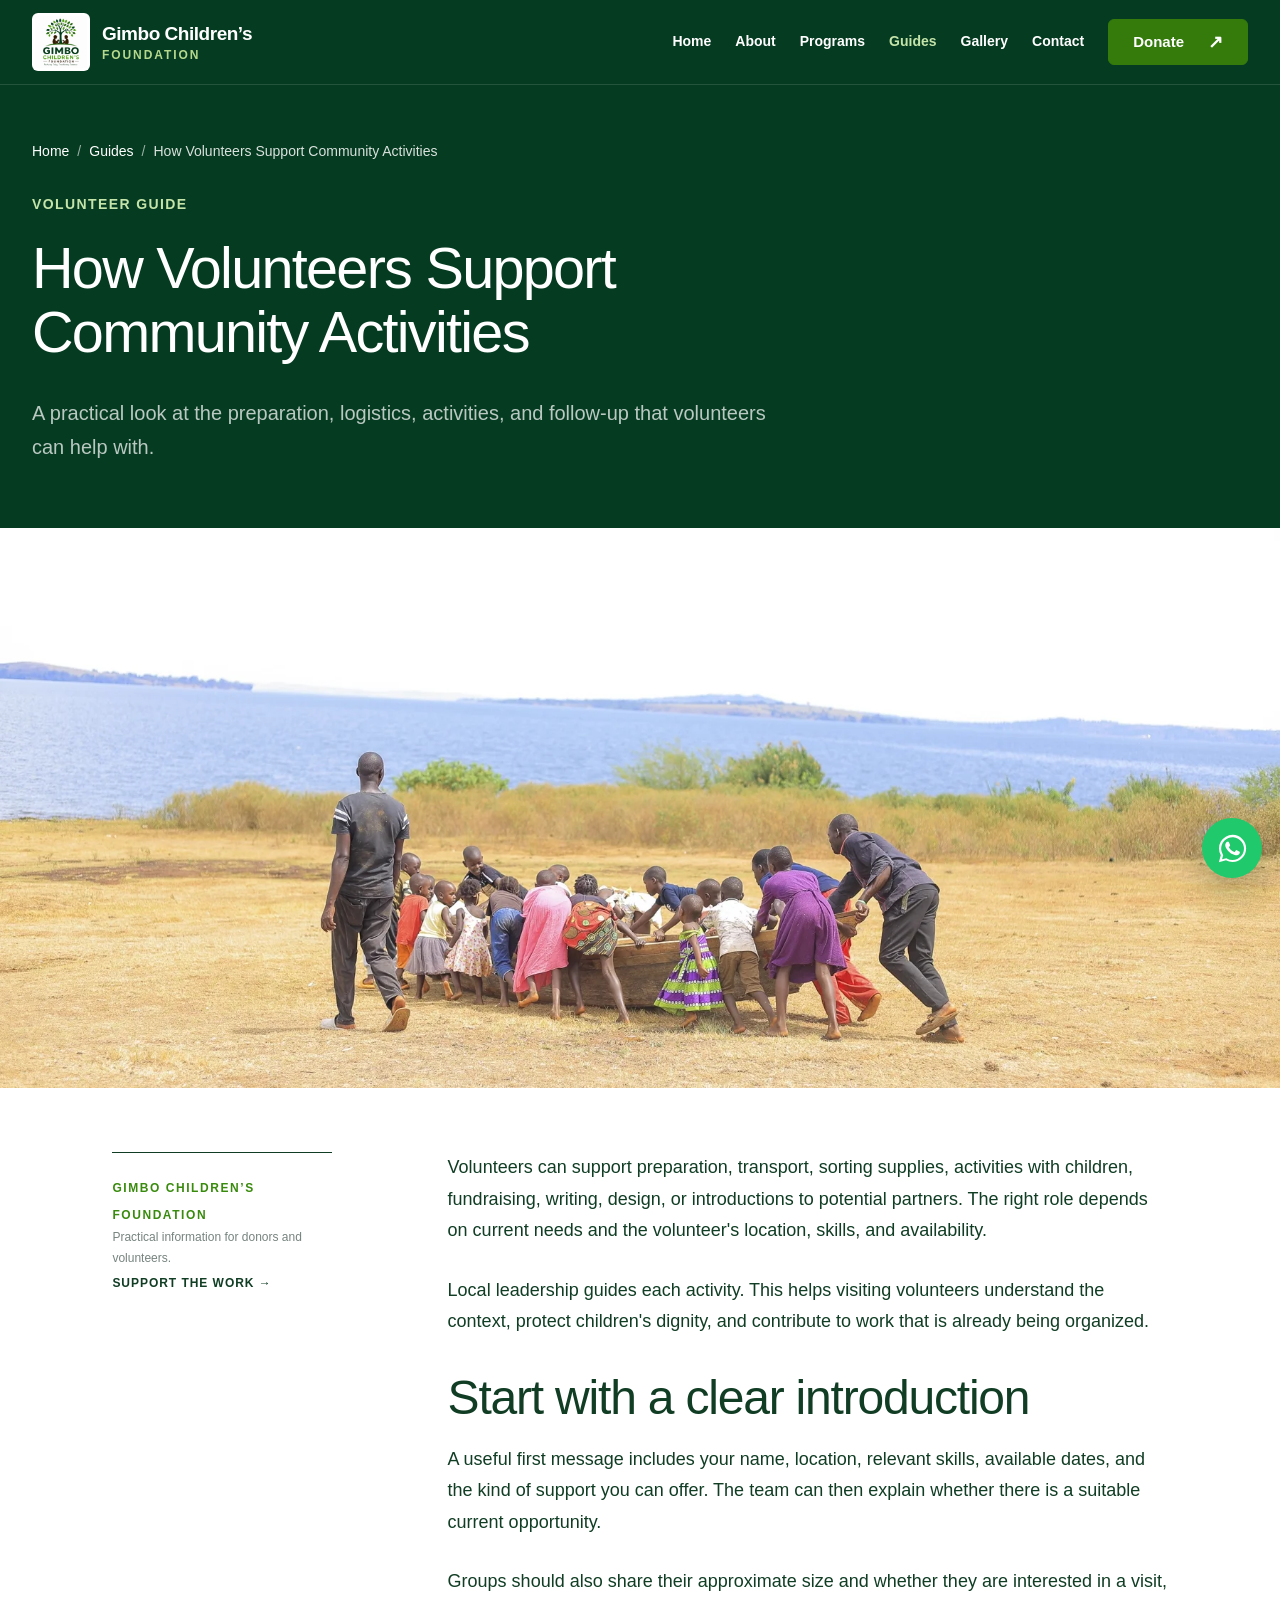
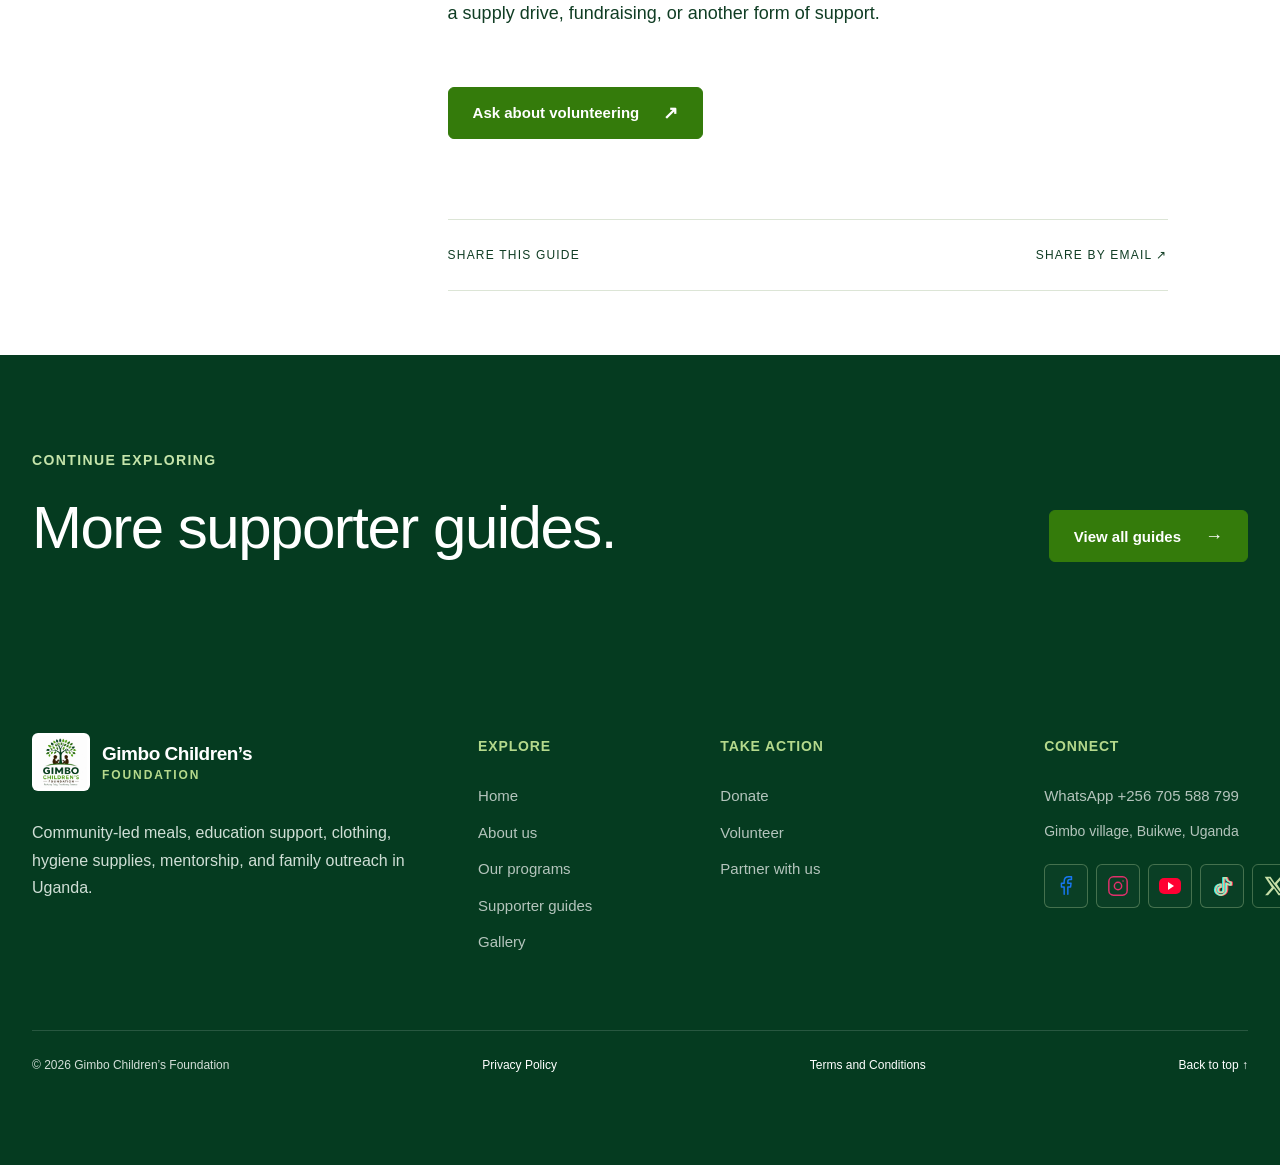
<file: stories/volunteer-support/index.html>
<!DOCTYPE html><html lang="en"><head><meta charSet="utf-8"/><meta name="viewport" content="width=device-width, initial-scale=1"/><link rel="preload" href="../../media/gimbo-logo.jpeg" as="image"/><link rel="preload" href="../../media/7TK_6604.webp" as="image"/><link rel="stylesheet" href="../../_next/static/css/index.CWdldiJd.css" data-rsc-css-href="../../_next/static/css/index.CWdldiJd.css" data-precedence="vite-rsc/importer-resources"/><title>How Volunteers Support Community Activities | Gimbo Children&#x27;s Foundation</title><meta name="description" content="A practical look at the preparation, logistics, activities, and follow-up that volunteers can help with."/><meta name="keywords" content="children&#x27;s foundation Uganda,child welfare Buikwe,education support Uganda,community outreach Uganda,donate to children Uganda"/><meta name="category" content="Nonprofit organization"/><meta name="robots" content="index, follow"/><meta property="og:title" content="How Volunteers Support Community Activities | Gimbo Children&#x27;s Foundation"/><meta property="og:description" content="A practical look at the preparation, logistics, activities, and follow-up that volunteers can help with."/><meta property="og:url" content="https://maverick745.github.io/Gimbo-children/stories/volunteer-support"/><meta property="og:site_name" content="Gimbo Children&#x27;s Foundation"/><meta property="og:type" content="article"/><meta property="og:image" content="https://maverick745.github.io/Gimbo-children/media/7TK_6604.webp"/><meta property="og:image:alt" content="Children and foundation team members taking part in an outdoor group activity beside the lake"/><meta name="twitter:card" content="summary_large_image"/><meta name="twitter:title" content="How Volunteers Support Community Activities | Gimbo Children&#x27;s Foundation"/><meta name="twitter:description" content="A practical look at the preparation, logistics, activities, and follow-up that volunteers can help with."/><meta name="twitter:image" content="https://maverick745.github.io/Gimbo-children/media/7TK_6604.webp"/><meta name="twitter:image:alt" content="Children and foundation team members taking part in an outdoor group activity beside the lake"/><link rel="shortcut icon" href="../../favicon.png"/><link rel="icon" href="../../favicon.png" type="image/png" sizes="64x64"/><link rel="apple-touch-icon" href="../../apple-touch-icon.png" type="image/png" sizes="180x180"/><link rel="canonical" href="https://maverick745.github.io/Gimbo-children/stories/volunteer-support"/>
</head><body><script type="application/ld+json">[{"@context":"https://schema.org","@type":["NGO","LocalBusiness"],"@id":"https://maverick745.github.io/Gimbo-children/#organization","name":"Gimbo Children's Foundation","url":"https://maverick745.github.io/Gimbo-children","logo":"https://maverick745.github.io/Gimbo-children/apple-touch-icon.png","image":"https://maverick745.github.io/Gimbo-children/og.jpg","telephone":"+256705588799","description":"Community-led support for vulnerable children and families in Uganda.","address":{"@type":"PostalAddress","addressLocality":"Gimbo village","addressRegion":"Buikwe","addressCountry":"UG"},"contactPoint":{"@type":"ContactPoint","telephone":"+256705588799","contactType":"general enquiries","availableLanguage":"English"}},{"@context":"https://schema.org","@type":"WebSite","name":"Gimbo Children's Foundation","url":"https://maverick745.github.io/Gimbo-children","inLanguage":"en"}]</script><a class="skip-link" href="#article">Skip to article</a><header class="site-header" id="site-top"><div class="shell nav-row"><a class="brand" href="../../" aria-label="Gimbo Children&#x27;s Foundation home"><span class="brand-mark"><img src="../../media/gimbo-logo.jpeg" alt="Gimbo Children&#x27;s Foundation tree and children logo" width="52" height="52"/></span><span class="brand-copy"><strong>Gimbo Children’s</strong><small>Foundation</small></span></a><nav class="desktop-nav" aria-label="Primary navigation"><a href="../../">Home</a><a href="../../about">About</a><a href="../../programs">Programs</a><a href="../../stories" aria-current="page">Guides</a><a href="../../gallery">Gallery</a><a href="../../contact">Contact</a></nav><a class="button button-small header-give" href="../../get-involved#school-campaign">Donate <span aria-hidden="true">↗</span></a><div class="mobile-nav-control"><button class="mobile-nav-toggle" type="button" aria-label="Open navigation" aria-expanded="false"><span></span><span></span></button><div class="mobile-nav-layer " aria-hidden="true" inert=""><button class="mobile-nav-backdrop" type="button" aria-label="Close navigation" tabindex="-1"></button><div class="mobile-nav-panel" role="dialog" aria-modal="true" aria-label="Site navigation"><div class="mobile-nav-head"><a class="mobile-nav-brand" href="../../" aria-label="Gimbo Children&#x27;s Foundation home"><img src="../../media/gimbo-logo.jpeg" alt="Gimbo Children&#x27;s Foundation logo" width="44" height="44"/><span>Gimbo Children’s<small>Foundation</small></span></a><button class="mobile-nav-close" type="button" aria-label="Close navigation"><i></i><i></i></button></div><nav aria-label="Mobile navigation"><p class="mobile-nav-group-label">Explore</p><a href="../../"><svg class="navigation-icon" width="24" height="24" viewBox="0 0 24 24" fill="none" stroke="currentColor" stroke-width="1.7" stroke-linecap="round" stroke-linejoin="round" aria-hidden="true"><path d="M3 10 12 3l9 7v10a1 1 0 0 1-1 1h-5v-7H9v7H4a1 1 0 0 1-1-1Z"></path></svg><strong>Home</strong></a><a href="../../about"><svg class="navigation-icon" width="24" height="24" viewBox="0 0 24 24" fill="none" stroke="currentColor" stroke-width="1.7" stroke-linecap="round" stroke-linejoin="round" aria-hidden="true"><path d="M12 11a4 4 0 1 0 0-8 4 4 0 0 0 0 8ZM4 21v-2a8 8 0 0 1 16 0v2"></path></svg><strong>About</strong></a><a href="../../programs"><svg class="navigation-icon" width="24" height="24" viewBox="0 0 24 24" fill="none" stroke="currentColor" stroke-width="1.7" stroke-linecap="round" stroke-linejoin="round" aria-hidden="true"><path d="M12 21 3.5 12.5a5.3 5.3 0 0 1 7.5-7.5l1 1 1-1a5.3 5.3 0 0 1 7.5 7.5Z"></path></svg><strong>Programs</strong></a><a href="../../stories" aria-current="page"><svg class="navigation-icon" width="24" height="24" viewBox="0 0 24 24" fill="none" stroke="currentColor" stroke-width="1.7" stroke-linecap="round" stroke-linejoin="round" aria-hidden="true"><path d="M12 5v16M12 5C9 3 5 3 2 4v16c3-1 7-1 10 1 3-2 7-2 10-1V4c-3-1-7-1-10 1Z"></path></svg><strong>Guides</strong></a><a href="../../gallery"><svg class="navigation-icon" width="24" height="24" viewBox="0 0 24 24" fill="none" stroke="currentColor" stroke-width="1.7" stroke-linecap="round" stroke-linejoin="round" aria-hidden="true"><path d="M3 3h18v18H3ZM3 16l5-5 5 5 3-3 5 5M15 7h.01"></path></svg><strong>Gallery</strong></a></nav><div class="mobile-nav-connect"><p class="mobile-nav-group-label">Connect &amp; support</p><a class="mobile-nav-contact-link" href="../../contact"><svg class="navigation-icon" width="24" height="24" viewBox="0 0 24 24" fill="none" stroke="currentColor" stroke-width="1.7" stroke-linecap="round" stroke-linejoin="round" aria-hidden="true"><path d="M5 3h4l2 5-3 2a16 16 0 0 0 6 6l2-3 5 2v4a2 2 0 0 1-2 2A18 18 0 0 1 3 5a2 2 0 0 1 2-2Z"></path></svg><strong>Contact us</strong></a><a class="mobile-nav-action" href="../../get-involved#payment-methods"><svg class="navigation-icon" width="24" height="24" viewBox="0 0 24 24" fill="none" stroke="currentColor" stroke-width="1.7" stroke-linecap="round" stroke-linejoin="round" aria-hidden="true"><path d="M3 8h18v4H3ZM5 12v9h14v-9M12 8v13M12 8H8a3 3 0 1 1 3-3l1 3Zm0 0h4a3 3 0 1 0-3-3l-1 3Z"></path></svg><strong>Donate</strong></a></div><div class="mobile-nav-contact"><span>Gimbo village, Buikwe, Uganda</span></div></div></div></div></div></header><main><article id="article" class="article-page"><script type="application/ld+json">{"@context":"https://schema.org","@type":"Article","headline":"How Volunteers Support Community Activities","description":"A practical look at the preparation, logistics, activities, and follow-up that volunteers can help with.","image":"https://maverick745.github.io/Gimbo-children/media/7TK_6604.webp","mainEntityOfPage":"https://maverick745.github.io/Gimbo-children/stories/volunteer-support","author":{"@type":"Organization","name":"Gimbo Children's Foundation"},"publisher":{"@id":"https://maverick745.github.io/Gimbo-children/#organization"}}</script><header class="article-header" id="top"><div class="shell"><nav class="breadcrumbs" aria-label="Breadcrumb"><ol><li><a href="../../">Home</a></li><li><a href="../../stories">Guides</a></li><li><span aria-current="page">How Volunteers Support Community Activities</span></li></ol></nav><script type="application/ld+json">{"@context":"https://schema.org","@type":"BreadcrumbList","itemListElement":[{"@type":"ListItem","position":1,"name":"Home","item":"https://maverick745.github.io/Gimbo-children/"},{"@type":"ListItem","position":2,"name":"Guides","item":"https://maverick745.github.io/Gimbo-children/stories"},{"@type":"ListItem","position":3,"name":"How Volunteers Support Community Activities","item":"https://maverick745.github.io/Gimbo-children/stories/volunteer-support"}]}</script><p class="eyebrow light">Volunteer guide</p><h1>How Volunteers Support Community Activities</h1><p>A practical look at the preparation, logistics, activities, and follow-up that volunteers can help with.</p></div></header><div class="article-hero-image"><img src="../../media/7TK_6604.webp" alt="Children and foundation team members taking part in an outdoor group activity beside the lake"/></div><div class="shell article-layout"><aside><span>Gimbo Children’s Foundation</span><p>Practical information for donors and volunteers.</p><a href="../../get-involved#payment-methods">Support the work →</a></aside><div class="article-body"><p>Volunteers can support preparation, transport, sorting supplies, activities with children, fundraising, writing, design, or introductions to potential partners. The right role depends on current needs and the volunteer&#x27;s location, skills, and availability.</p><p>Local leadership guides each activity. This helps visiting volunteers understand the context, protect children&#x27;s dignity, and contribute to work that is already being organized.</p><h2>Start with a clear introduction</h2><p>A useful first message includes your name, location, relevant skills, available dates, and the kind of support you can offer. The team can then explain whether there is a suitable current opportunity.</p><p>Groups should also share their approximate size and whether they are interested in a visit, a supply drive, fundraising, or another form of support.</p><a class="button button-coral" href="../../contact">Ask about volunteering <span>↗</span></a><div class="article-share"><span>Share this guide</span><a href="mailto:?subject=How%20Volunteers%20Support%20Community%20Activities%20%7C%20Gimbo%20Children&#x27;s%20Foundation&amp;body=Read%20this%20guide%20from%20Gimbo%20Children&#x27;s%20Foundation%3A%20https%3A%2F%2Fmaverick745.github.io%2FGimbo-children%2Fstories%2Fvolunteer-support">Share by email ↗</a></div></div></div></article><section class="article-next"><div class="shell"><p class="eyebrow light">Continue exploring</p><h2>More supporter guides.</h2><a class="button button-coral" href="../../stories">View all guides <span>→</span></a></div></section></main><footer class="site-footer"><div class="shell footer-grid"><div class="footer-brand"><a class="brand footer-logo" href="../../" aria-label="Gimbo Children&#x27;s Foundation home"><span class="brand-mark"><img src="../../media/gimbo-logo.jpeg" alt="Gimbo Children&#x27;s Foundation tree and children logo" width="52" height="52" loading="lazy"/></span><span class="brand-copy"><strong>Gimbo Children’s</strong><small>Foundation</small></span></a><p>Community-led meals, education support, clothing, hygiene supplies, mentorship, and family outreach in Uganda.</p></div><div><h3>Explore</h3><a href="../../">Home</a><a href="../../about">About us</a><a href="../../programs">Our programs</a><a href="../../stories">Supporter guides</a><a href="../../gallery">Gallery</a></div><div><h3>Take action</h3><a href="../../get-involved#school-campaign">Donate</a><a href="../../contact#volunteer">Volunteer</a><a href="../../contact#partner">Partner with us</a></div><div><h3>Connect</h3><a href="https://wa.me/256705588799?text=Hello%20Gimbo%20Children%27s%20Foundation">WhatsApp <!-- -->+256 705 588 799</a><span>Gimbo village, Buikwe, Uganda</span><div class="social-links"><div class="social-icons" aria-label="Social media"><a data-platform="facebook" href="https://www.facebook.com/people/Gimbo-Childrens-Foundation/61595133593033/" aria-label="Gimbo Children&#x27;s Foundation on Facebook" target="_blank" rel="noopener noreferrer"><svg viewBox="0 0 24 24" width="22" height="22" fill="none" stroke="currentColor" stroke-width="1.6" stroke-linecap="round" stroke-linejoin="round" aria-hidden="true"><path d="M14 21v-8h3l.5-4H14V7c0-1 .5-2 2-2h2V2h-3c-3 0-5 2-5 5v2H7v4h3v8"></path></svg></a><a data-platform="instagram" href="https://www.instagram.com/gimbochildrensfoundation/" aria-label="Gimbo Children&#x27;s Foundation on Instagram" target="_blank" rel="noopener noreferrer"><svg viewBox="0 0 24 24" width="22" height="22" fill="none" stroke="currentColor" stroke-width="1.6" stroke-linecap="round" stroke-linejoin="round" aria-hidden="true"><path d="M7 2h10a5 5 0 0 1 5 5v10a5 5 0 0 1-5 5H7a5 5 0 0 1-5-5V7a5 5 0 0 1 5-5ZM16 12a4 4 0 1 1-8 0 4 4 0 0 1 8 0ZM17.5 6.5h.01"></path></svg></a><a data-platform="youtube" href="https://www.youtube.com/@gimbochildrensfoundation" aria-label="Gimbo Children&#x27;s Foundation on YouTube" target="_blank" rel="noopener noreferrer"><svg viewBox="0 0 24 24" width="24" height="24" aria-hidden="true"><rect x="1" y="4" width="22" height="16" rx="5" fill="#ff0033"></rect><path d="m10 8 6 4-6 4Z" fill="white"></path></svg></a><a data-platform="tiktok" href="https://www.tiktok.com/@gimbochildrensfoundation" aria-label="Gimbo Children&#x27;s Foundation on TikTok" target="_blank" rel="noopener noreferrer"><svg viewBox="0 0 24 24" width="22" height="22" fill="none" stroke="currentColor" stroke-width="1.6" stroke-linecap="round" stroke-linejoin="round" aria-hidden="true"><path d="M14 3h3a6 6 0 0 0 5 5v3a9 9 0 0 1-5-2v7a6 6 0 1 1-6-6v3a3 3 0 1 0 3 3Z"></path></svg></a><a data-platform="x" href="https://x.com/mugoyaedrine08" aria-label="Gimbo Children&#x27;s Foundation on X" target="_blank" rel="noopener noreferrer"><svg viewBox="0 0 24 24" width="22" height="22" fill="currentColor" aria-hidden="true"><path d="M18.9 2H22l-6.8 7.8L23.2 22h-6.3L12 14.6 5.5 22H2.3l7.3-8.5L1.8 2h6.5l4.5 6.8L18.9 2Zm-1.1 18h1.7L7.3 3.9H5.5L17.8 20Z"></path></svg></a></div></div></div></div><div class="shell footer-bottom"><span>© 2026 Gimbo Children’s Foundation</span><a href="../../privacy">Privacy Policy</a><a href="../../terms">Terms and Conditions</a><a href="#site-top">Back to top ↑</a></div></footer><a class="floating-whatsapp" href="https://wa.me/256705588799?text=Hello%20Gimbo%20Children%27s%20Foundation%2C%20I%20would%20like%20to%20learn%20more." aria-label="Chat with Gimbo Children&#x27;s Foundation on WhatsApp"><svg aria-hidden="true" viewBox="0 0 24 24"><path d="M17.47 14.38c-.3-.15-1.76-.87-2.03-.97-.27-.1-.47-.15-.67.15-.2.3-.77.97-.94 1.17-.17.2-.35.22-.65.07-.3-.15-1.26-.46-2.4-1.48-.89-.79-1.49-1.77-1.66-2.07-.17-.3-.02-.46.13-.61.13-.13.3-.35.45-.52.15-.17.2-.3.3-.5.1-.2.05-.37-.02-.52-.08-.15-.67-1.61-.91-2.2-.24-.58-.49-.5-.67-.51h-.57c-.2 0-.52.07-.79.37-.27.3-1.04 1.02-1.04 2.48s1.07 2.88 1.21 3.08c.15.2 2.1 3.2 5.08 4.49.71.31 1.26.49 1.69.63.71.23 1.36.19 1.87.12.57-.09 1.76-.72 2.01-1.41.25-.7.25-1.3.17-1.42-.07-.13-.27-.2-.57-.35M12.04 21.5h-.01a9.38 9.38 0 0 1-4.78-1.31l-.34-.2-3.55.93.95-3.46-.22-.36A9.42 9.42 0 1 1 12.04 21.5m8.02-17.46A11.27 11.27 0 0 0 12.05.72 11.21 11.21 0 0 0 2.3 17.5L.7 23.28l5.92-1.55a11.22 11.22 0 0 0 5.42 1.38h.01A11.22 11.22 0 0 0 23.28 11.9c0-3-1.14-5.8-3.22-7.86"></path></svg><small>WhatsApp</small></a><script src="../../static-site.js" defer></script></body></html>
</file>
